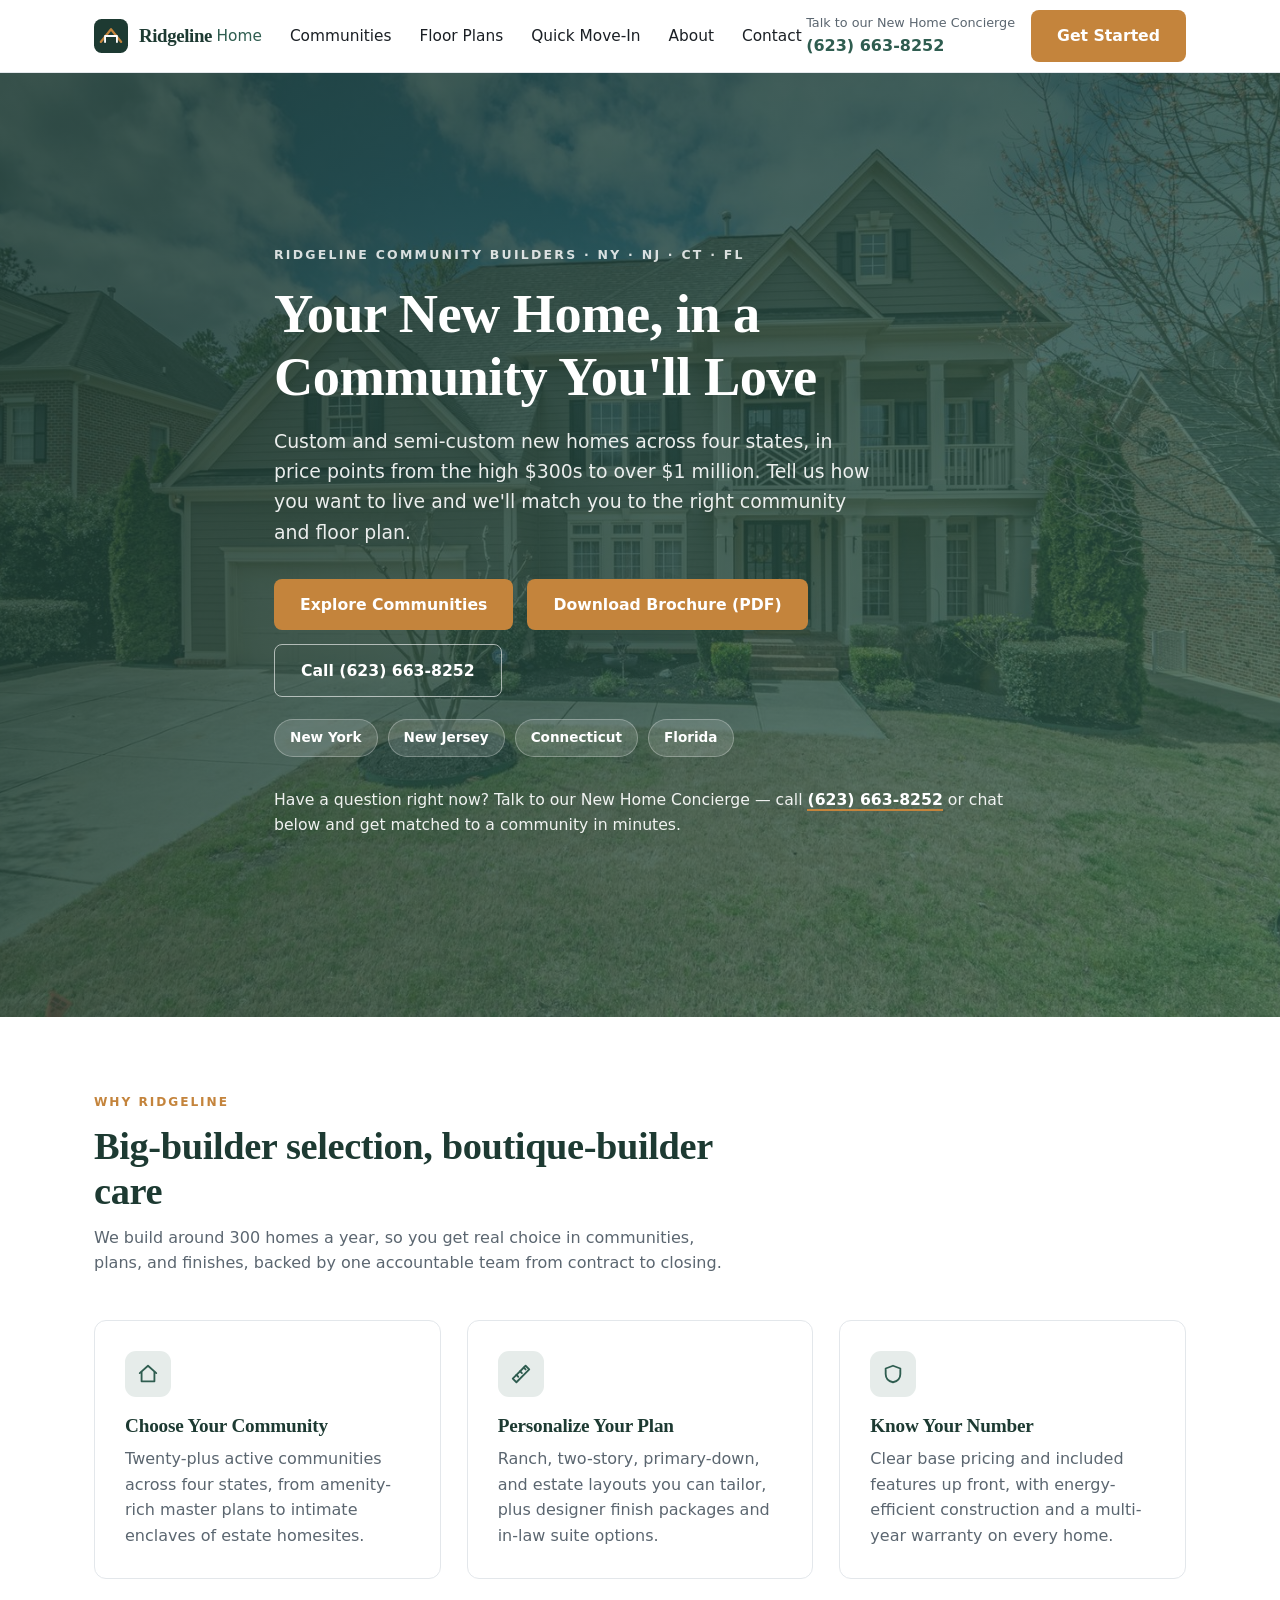
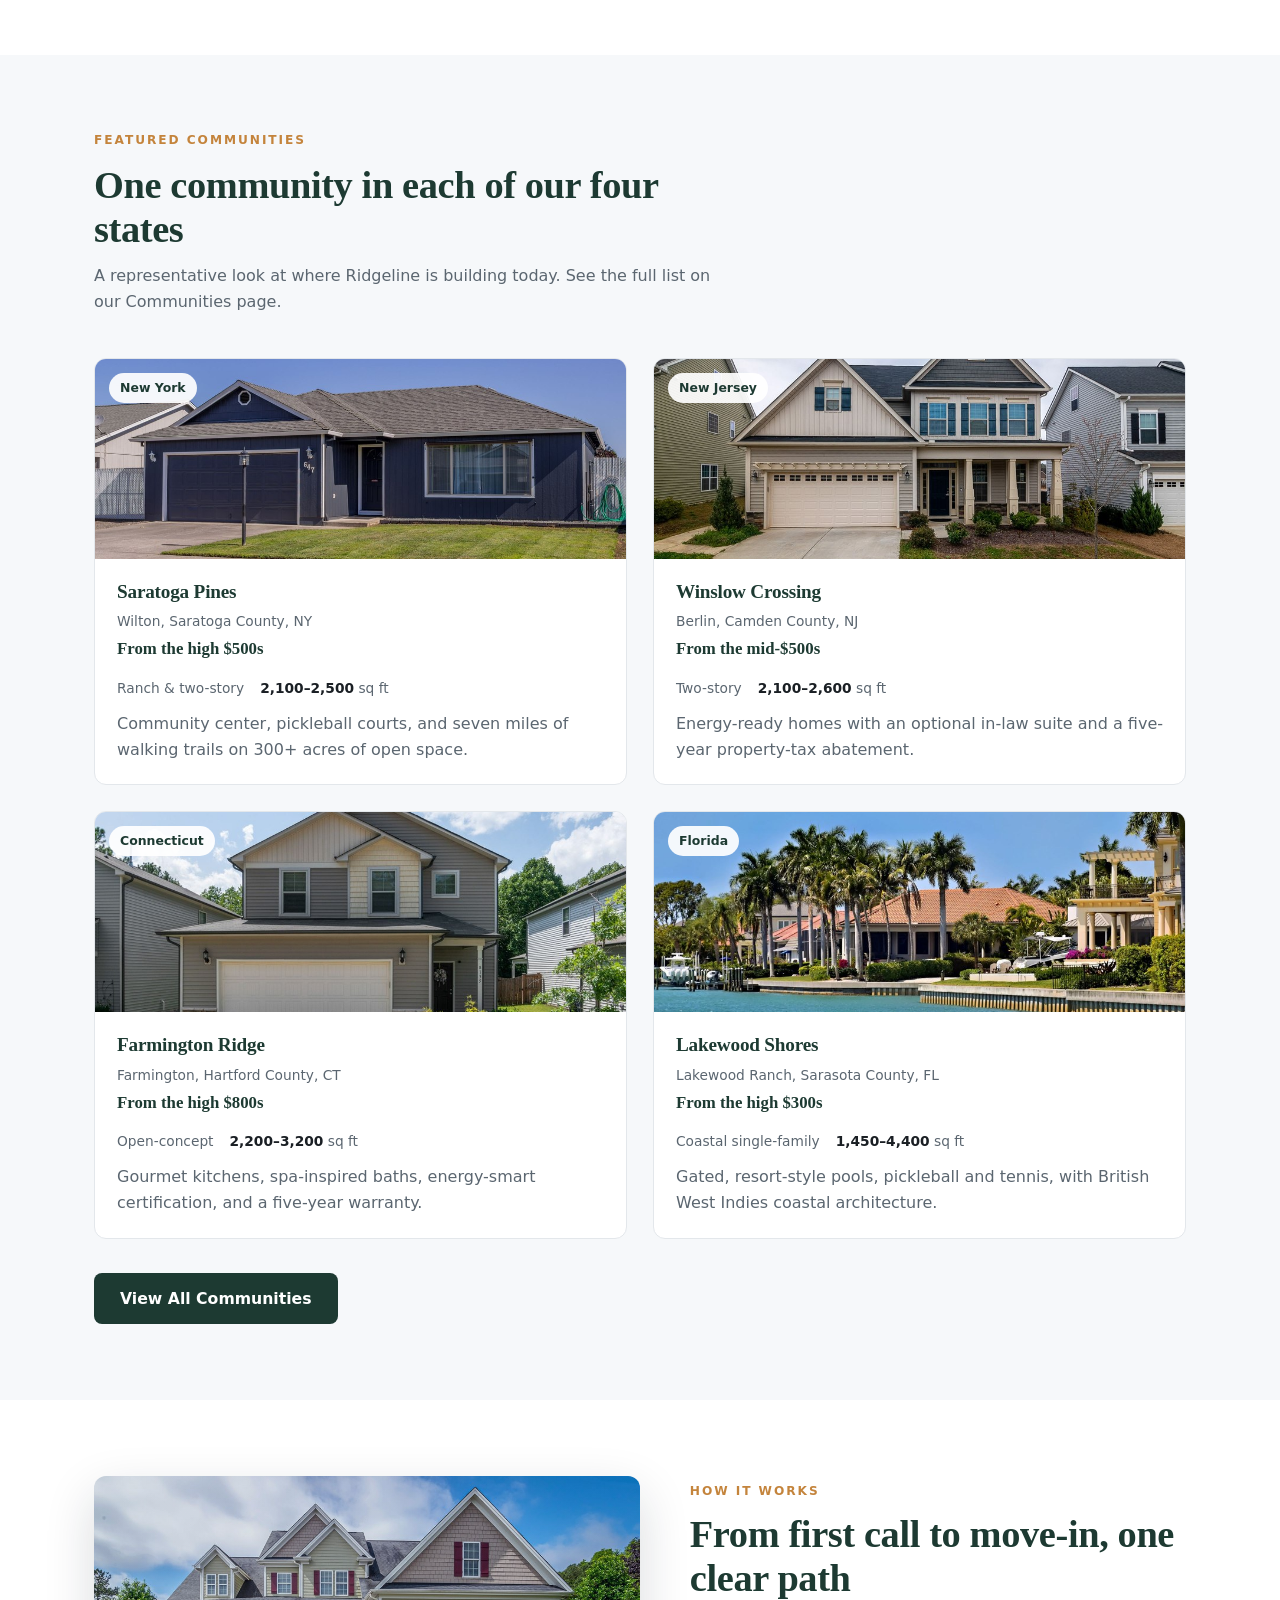
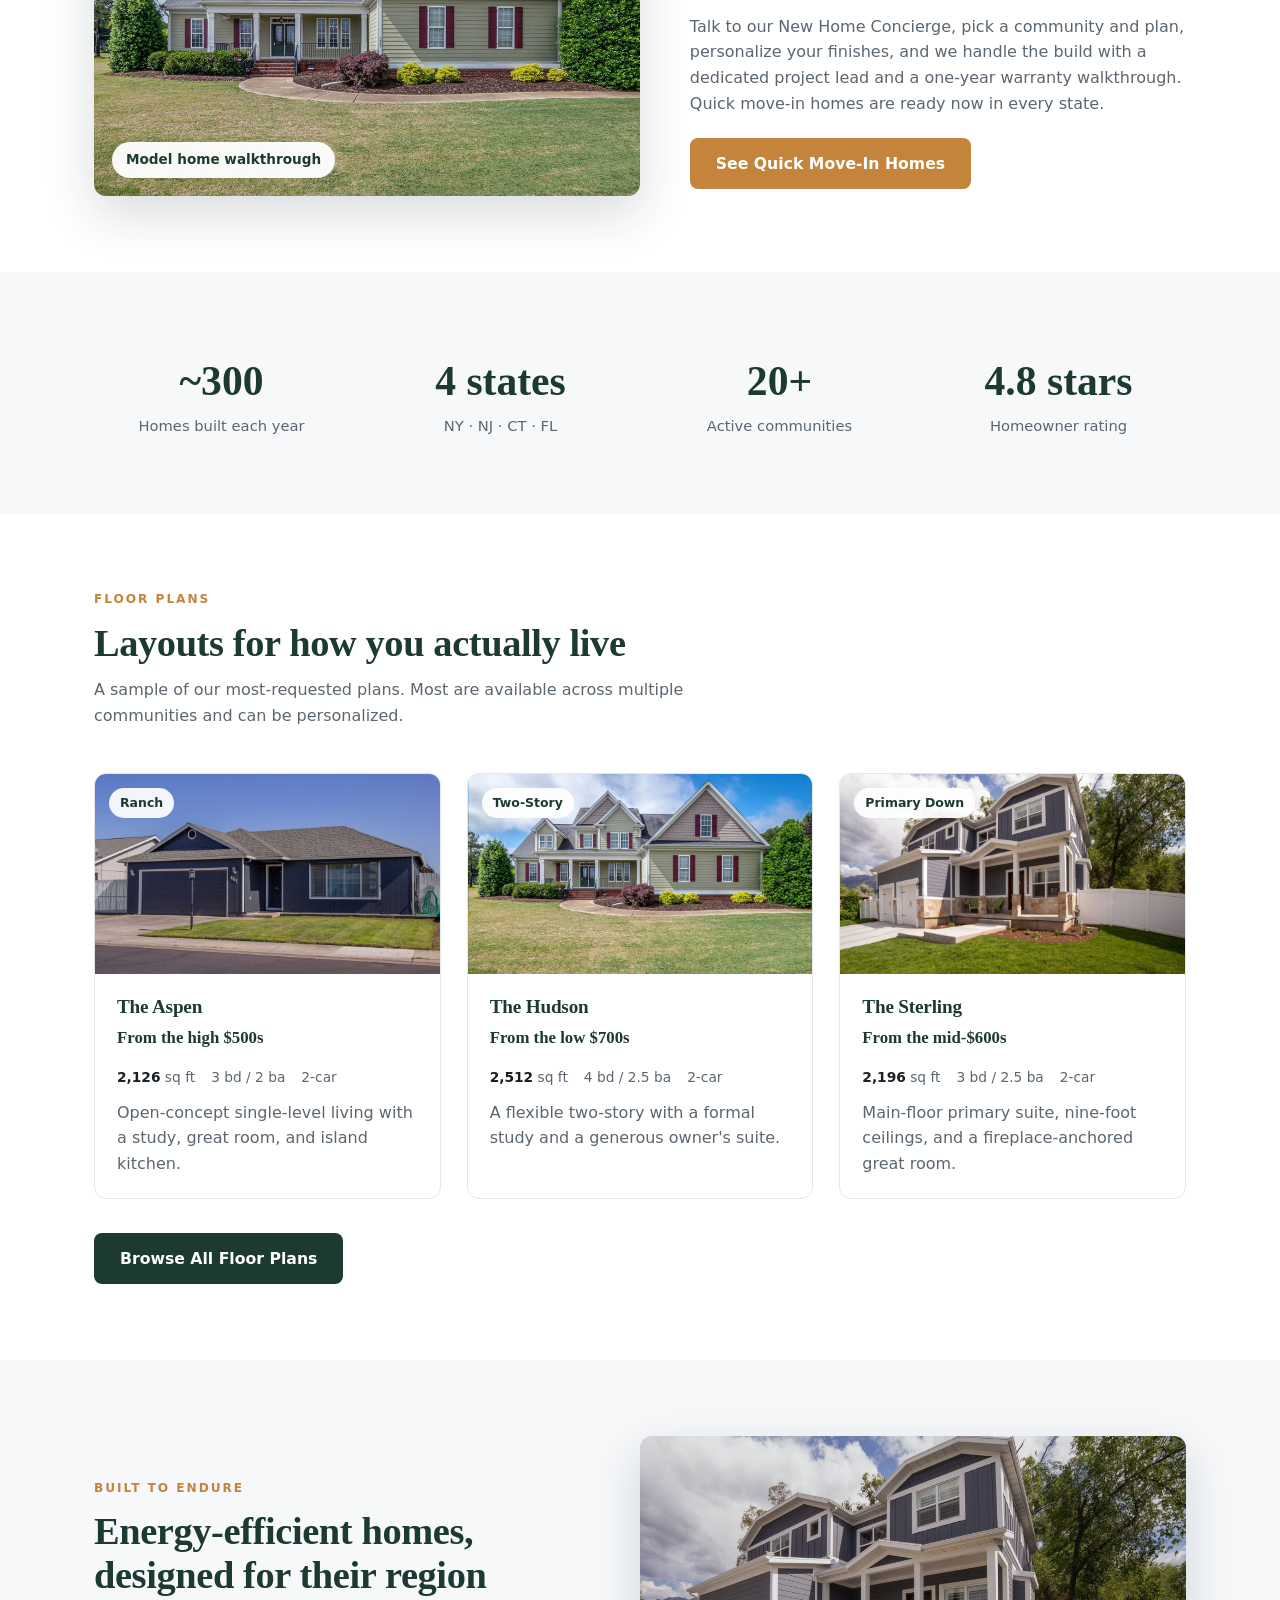
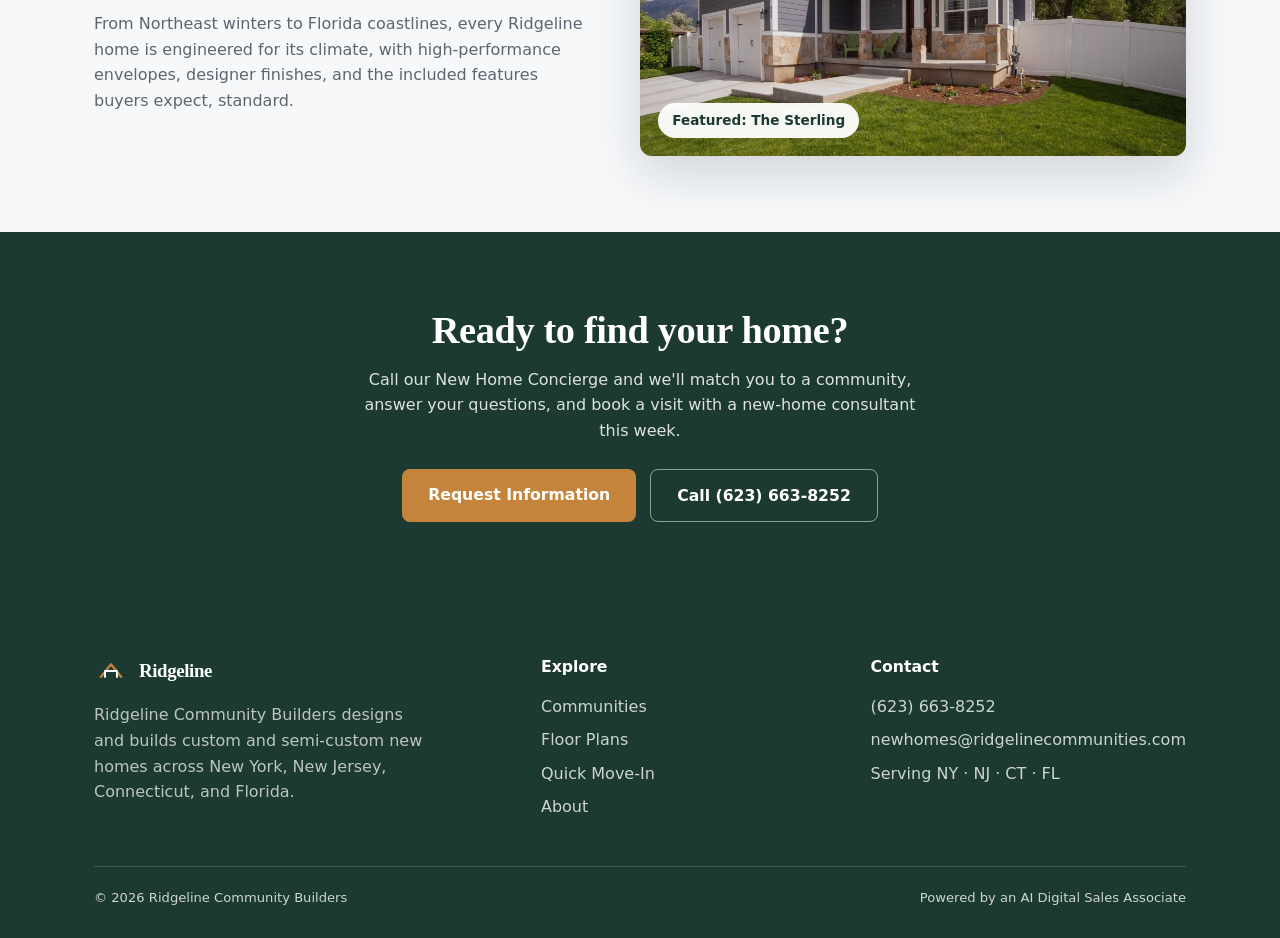
<file: index.html>
<!doctype html>
<html lang="en">
<head>
<meta charset="utf-8">
<meta name="viewport" content="width=device-width, initial-scale=1">
<meta name="robots" content="noindex,nofollow">
<title>Ridgeline Community Builders | New Homes in NY, NJ, CT &amp; FL</title>
<meta name="description" content="Ridgeline Community Builders designs and builds custom and semi-custom new homes across New York, New Jersey, Connecticut, and Florida. Find your community, floor plan, and price.">
<link rel="stylesheet" href="assets/style.css">
<link rel="icon" href="data:image/svg+xml,%3Csvg xmlns='http://www.w3.org/2000/svg' viewBox='0 0 40 40'%3E%3Crect width='40' height='40' rx='9' fill='%231d3a32'/%3E%3C/svg%3E">
</head>
<body>

<header class="site"><div class="wrap">
  <a class="logo" href="index.html"><svg class="mark" viewBox="0 0 40 40" fill="none" xmlns="http://www.w3.org/2000/svg"><rect width="40" height="40" rx="9" fill="#1d3a32"/><path d="M8 27L20 12l12 15" stroke="#c4843c" stroke-width="2.6" stroke-linecap="round" stroke-linejoin="round"/><path d="M13 27V20h14v7" stroke="#fff" stroke-width="2.2" stroke-linecap="round" stroke-linejoin="round"/></svg>Ridgeline</a>
  <nav class="main"><a href="index.html" style="color:var(--brand)">Home</a><a href="communities.html">Communities</a><a href="homes.html">Floor Plans</a><a href="quick-move-in.html">Quick Move-In</a><a href="about.html">About</a><a href="contact.html">Contact</a></nav>
  <div class="nav-cta">
    <div class="nav-phone"><span>Talk to our New Home Concierge</span><a href="tel:+16236638252">(623) 663-8252</a></div>
    <a class="btn" href="contact.html">Get Started</a>
  </div>
</div></header>

<!-- HERO -->
<section class="hero" style="background-image:linear-gradient(135deg,rgba(29,58,50,.86),rgba(47,93,80,.70)),url('assets/img/hero.jpg');background-size:cover;background-position:center"><div class="wrap">
  <p class="eyebrow">Ridgeline Community Builders &middot; NY &middot; NJ &middot; CT &middot; FL</p>
  <h1>Your New Home, in a Community You'll Love</h1>
  <p class="lead">Custom and semi-custom new homes across four states, in price points from the high $300s to over $1 million. Tell us how you want to live and we'll match you to the right community and floor plan.</p>
  <div class="actions">
    <a class="btn" href="communities.html">Explore Communities</a>
    <a class="btn" href="assets/brochures/Ridgeline-Brochure-Master.pdf" target="_blank" rel="noopener">Download Brochure (PDF)</a><a class="btn ghost" href="tel:+16236638252">Call (623) 663-8252</a>
  </div>
  <div class="states">
    <span class="state-pill">New York</span>
    <span class="state-pill">New Jersey</span>
    <span class="state-pill">Connecticut</span>
    <span class="state-pill">Florida</span>
  </div>
  <p class="callbar">Have a question right now? Talk to our New Home Concierge &mdash; call <a href="tel:+16236638252">(623) 663-8252</a> or chat below and get matched to a community in minutes.</p>
</div></section>

<!-- WHY RIDGELINE -->
<section><div class="wrap">
  <div class="section-head"><p class="eyebrow">Why Ridgeline</p><h2>Big-builder selection, boutique-builder care</h2><p style="margin-top:12px">We build around 300 homes a year, so you get real choice in communities, plans, and finishes, backed by one accountable team from contract to closing.</p></div>
  <div class="grid c3">
    <div class="card"><div class="ico"><svg width='22' height='22' viewBox='0 0 24 24' fill='none' stroke='#2f5d50' stroke-width='2' stroke-linecap='round' stroke-linejoin='round'><path d='M3 11l9-8 9 8'/><path d='M5 10v10h14V10'/></svg></div><h3>Choose Your Community</h3><p>Twenty-plus active communities across four states, from amenity-rich master plans to intimate enclaves of estate homesites.</p></div>
    <div class="card"><div class="ico"><svg width='22' height='22' viewBox='0 0 24 24' fill='none' stroke='#2f5d50' stroke-width='2' stroke-linecap='round' stroke-linejoin='round'><path d='M3 17L17 3l4 4L7 21z'/><path d='M7 13l2 2M11 9l2 2M15 5l2 2'/></svg></div><h3>Personalize Your Plan</h3><p>Ranch, two-story, primary-down, and estate layouts you can tailor, plus designer finish packages and in-law suite options.</p></div>
    <div class="card"><div class="ico"><svg width='22' height='22' viewBox='0 0 24 24' fill='none' stroke='#2f5d50' stroke-width='2' stroke-linecap='round' stroke-linejoin='round'><path d='M12 3l8 3v6c0 5-3.5 8-8 9-4.5-1-8-4-8-9V6z'/></svg></div><h3>Know Your Number</h3><p>Clear base pricing and included features up front, with energy-efficient construction and a multi-year warranty on every home.</p></div>
  </div>
</div></section>

<!-- FEATURED COMMUNITIES -->
<section class="alt"><div class="wrap">
  <div class="section-head"><p class="eyebrow">Featured Communities</p><h2>One community in each of our four states</h2><p style="margin-top:12px">A representative look at where Ridgeline is building today. See the full list on our Communities page.</p></div>
  <div class="grid c2">
    <div class="tile"><div class="ph" style="background-image:url('assets/img/aspen.jpg');background-size:cover;background-position:center"><span>New York</span></div><div class="body"><h3>Saratoga Pines</h3><div class="loc">Wilton, Saratoga County, NY</div><div class="price">From the high $500s</div><div class="meta"><span>Ranch &amp; two-story</span><span><b>2,100&ndash;2,500</b> sq ft</span></div><p style="margin-top:12px">Community center, pickleball courts, and seven miles of walking trails on 300+ acres of open space.</p></div></div>
    <div class="tile"><div class="ph" style="background-image:url('assets/img/winslow-crossing.jpg');background-size:cover;background-position:center"><span>New Jersey</span></div><div class="body"><h3>Winslow Crossing</h3><div class="loc">Berlin, Camden County, NJ</div><div class="price">From the mid-$500s</div><div class="meta"><span>Two-story</span><span><b>2,100&ndash;2,600</b> sq ft</span></div><p style="margin-top:12px">Energy-ready homes with an optional in-law suite and a five-year property-tax abatement.</p></div></div>
    <div class="tile"><div class="ph" style="background-image:url('assets/img/farmington-ridge.jpg');background-size:cover;background-position:center"><span>Connecticut</span></div><div class="body"><h3>Farmington Ridge</h3><div class="loc">Farmington, Hartford County, CT</div><div class="price">From the high $800s</div><div class="meta"><span>Open-concept</span><span><b>2,200&ndash;3,200</b> sq ft</span></div><p style="margin-top:12px">Gourmet kitchens, spa-inspired baths, energy-smart certification, and a five-year warranty.</p></div></div>
    <div class="tile"><div class="ph" style="background-image:url('assets/img/lakewood-shores.jpg');background-size:cover;background-position:center"><span>Florida</span></div><div class="body"><h3>Lakewood Shores</h3><div class="loc">Lakewood Ranch, Sarasota County, FL</div><div class="price">From the high $300s</div><div class="meta"><span>Coastal single-family</span><span><b>1,450&ndash;4,400</b> sq ft</span></div><p style="margin-top:12px">Gated, resort-style pools, pickleball and tennis, with British West Indies coastal architecture.</p></div></div>
  </div>
  <div class="actions" style="margin-top:34px"><a class="btn dark" href="communities.html">View All Communities</a></div>
</div></section>

<!-- PROCESS -->
<section><div class="wrap"><div class="media-row">
  <div class="media-box" style="background-image:linear-gradient(0deg,rgba(20,30,45,.12),rgba(20,30,45,.12)),url('assets/img/hudson.jpg');background-size:cover;background-position:center"><span class="tag">Model home walkthrough</span></div>
  <div>
    <p class="eyebrow" style="color:var(--accent);text-transform:uppercase;letter-spacing:.16em;font-size:.76rem;font-weight:700;margin-bottom:10px">How It Works</p>
    <h2>From first call to move-in, one clear path</h2>
    <p style="margin-top:14px">Talk to our New Home Concierge, pick a community and plan, personalize your finishes, and we handle the build with a dedicated project lead and a one-year warranty walkthrough. Quick move-in homes are ready now in every state.</p>
    <div class="actions" style="margin-top:22px"><a class="btn" href="quick-move-in.html">See Quick Move-In Homes</a></div>
  </div>
</div></div></section>

<!-- STATS -->
<section class="alt"><div class="wrap"><div class="stats">
  <div class="stat"><div class="n">~300</div><div class="l">Homes built each year</div></div>
  <div class="stat"><div class="n">4 states</div><div class="l">NY &middot; NJ &middot; CT &middot; FL</div></div>
  <div class="stat"><div class="n">20+</div><div class="l">Active communities</div></div>
  <div class="stat"><div class="n">4.8 stars</div><div class="l">Homeowner rating</div></div>
</div></div></section>

<!-- FLOOR PLANS -->
<section><div class="wrap">
  <div class="section-head"><p class="eyebrow">Floor Plans</p><h2>Layouts for how you actually live</h2><p style="margin-top:12px">A sample of our most-requested plans. Most are available across multiple communities and can be personalized.</p></div>
  <div class="grid c3">
    <div class="tile"><div class="ph" style="background-image:url('assets/img/aspen.jpg');background-size:cover;background-position:center"><span>Ranch</span></div><div class="body"><h3>The Aspen</h3><div class="price">From the high $500s</div><div class="meta"><span><b>2,126</b> sq ft</span><span>3 bd / 2 ba</span><span>2-car</span></div><p style="margin-top:12px">Open-concept single-level living with a study, great room, and island kitchen.</p></div></div>
    <div class="tile"><div class="ph" style="background-image:url('assets/img/hudson.jpg');background-size:cover;background-position:center"><span>Two-Story</span></div><div class="body"><h3>The Hudson</h3><div class="price">From the low $700s</div><div class="meta"><span><b>2,512</b> sq ft</span><span>4 bd / 2.5 ba</span><span>2-car</span></div><p style="margin-top:12px">A flexible two-story with a formal study and a generous owner's suite.</p></div></div>
    <div class="tile"><div class="ph" style="background-image:url('assets/img/sterling.jpg');background-size:cover;background-position:center"><span>Primary Down</span></div><div class="body"><h3>The Sterling</h3><div class="price">From the mid-$600s</div><div class="meta"><span><b>2,196</b> sq ft</span><span>3 bd / 2.5 ba</span><span>2-car</span></div><p style="margin-top:12px">Main-floor primary suite, nine-foot ceilings, and a fireplace-anchored great room.</p></div></div>
  </div>
  <div class="actions" style="margin-top:34px"><a class="btn dark" href="homes.html">Browse All Floor Plans</a></div>
</div></section>

<!-- CRAFTSMANSHIP -->
<section class="alt"><div class="wrap"><div class="media-row rev">
  <div>
    <p class="eyebrow" style="color:var(--accent);text-transform:uppercase;letter-spacing:.16em;font-size:.76rem;font-weight:700;margin-bottom:10px">Built to Endure</p>
    <h2>Energy-efficient homes, designed for their region</h2>
    <p style="margin-top:14px">From Northeast winters to Florida coastlines, every Ridgeline home is engineered for its climate, with high-performance envelopes, designer finishes, and the included features buyers expect, standard.</p>
  </div>
  <div class="media-box" style="background-image:linear-gradient(0deg,rgba(20,30,45,.12),rgba(20,30,45,.12)),url('assets/img/sterling.jpg');background-size:cover;background-position:center"><span class="tag">Featured: The Sterling</span></div>
</div></div></section>

<!-- CTA BAND -->
<section class="cta-band"><div class="wrap">
  <h2>Ready to find your home?</h2>
  <p>Call our New Home Concierge and we'll match you to a community, answer your questions, and book a visit with a new-home consultant this week.</p>
  <div class="actions" style="justify-content:center;display:flex;gap:14px;flex-wrap:wrap">
    <a class="btn" href="contact.html">Request Information</a>
    <a class="btn ghost" href="tel:+16236638252" style="border-color:rgba(255,255,255,.5)">Call (623) 663-8252</a>
  </div>
</div></section>

<footer class="site"><div class="wrap">
  <div class="cols">
    <div>
      <div class="logo"><svg class="mark" viewBox="0 0 40 40" fill="none" xmlns="http://www.w3.org/2000/svg"><rect width="40" height="40" rx="9" fill="#1d3a32"/><path d="M8 27L20 12l12 15" stroke="#c4843c" stroke-width="2.6" stroke-linecap="round" stroke-linejoin="round"/><path d="M13 27V20h14v7" stroke="#fff" stroke-width="2.2" stroke-linecap="round" stroke-linejoin="round"/></svg>Ridgeline</div>
      <p style="color:rgba(255,255,255,.7);max-width:340px">Ridgeline Community Builders designs and builds custom and semi-custom new homes across New York, New Jersey, Connecticut, and Florida.</p>
    </div>
    <div><h4>Explore</h4><a href="communities.html">Communities</a><a href="homes.html">Floor Plans</a><a href="quick-move-in.html">Quick Move-In</a><a href="about.html">About</a></div>
    <div><h4>Contact</h4>
      <a href="tel:+16236638252">(623) 663-8252</a>
      <a href="mailto:newhomes@ridgelinecommunities.com">newhomes@ridgelinecommunities.com</a>
      <a href="contact.html">Serving NY &middot; NJ &middot; CT &middot; FL</a>
    </div>
  </div>
  <div class="legal">
    <span>&copy; 2026 Ridgeline Community Builders</span>
    <span>Powered by an AI Digital Sales Associate</span>
  </div>
</div></footer>

<!-- ===== AVERY: GHL Chat Widget (ContractorOS location Pnvxm9rP62oWVOV2lQ0C, widget 6a3be5fe5ccb4c81af66426f) ===== -->
<script src="https://widgets.leadconnectorhq.com/loader.js" data-resources-url="https://widgets.leadconnectorhq.com/chat-widget/loader.js" data-widget-id="6a3be5fe5ccb4c81af66426f"></script>


</body></html>
</file>
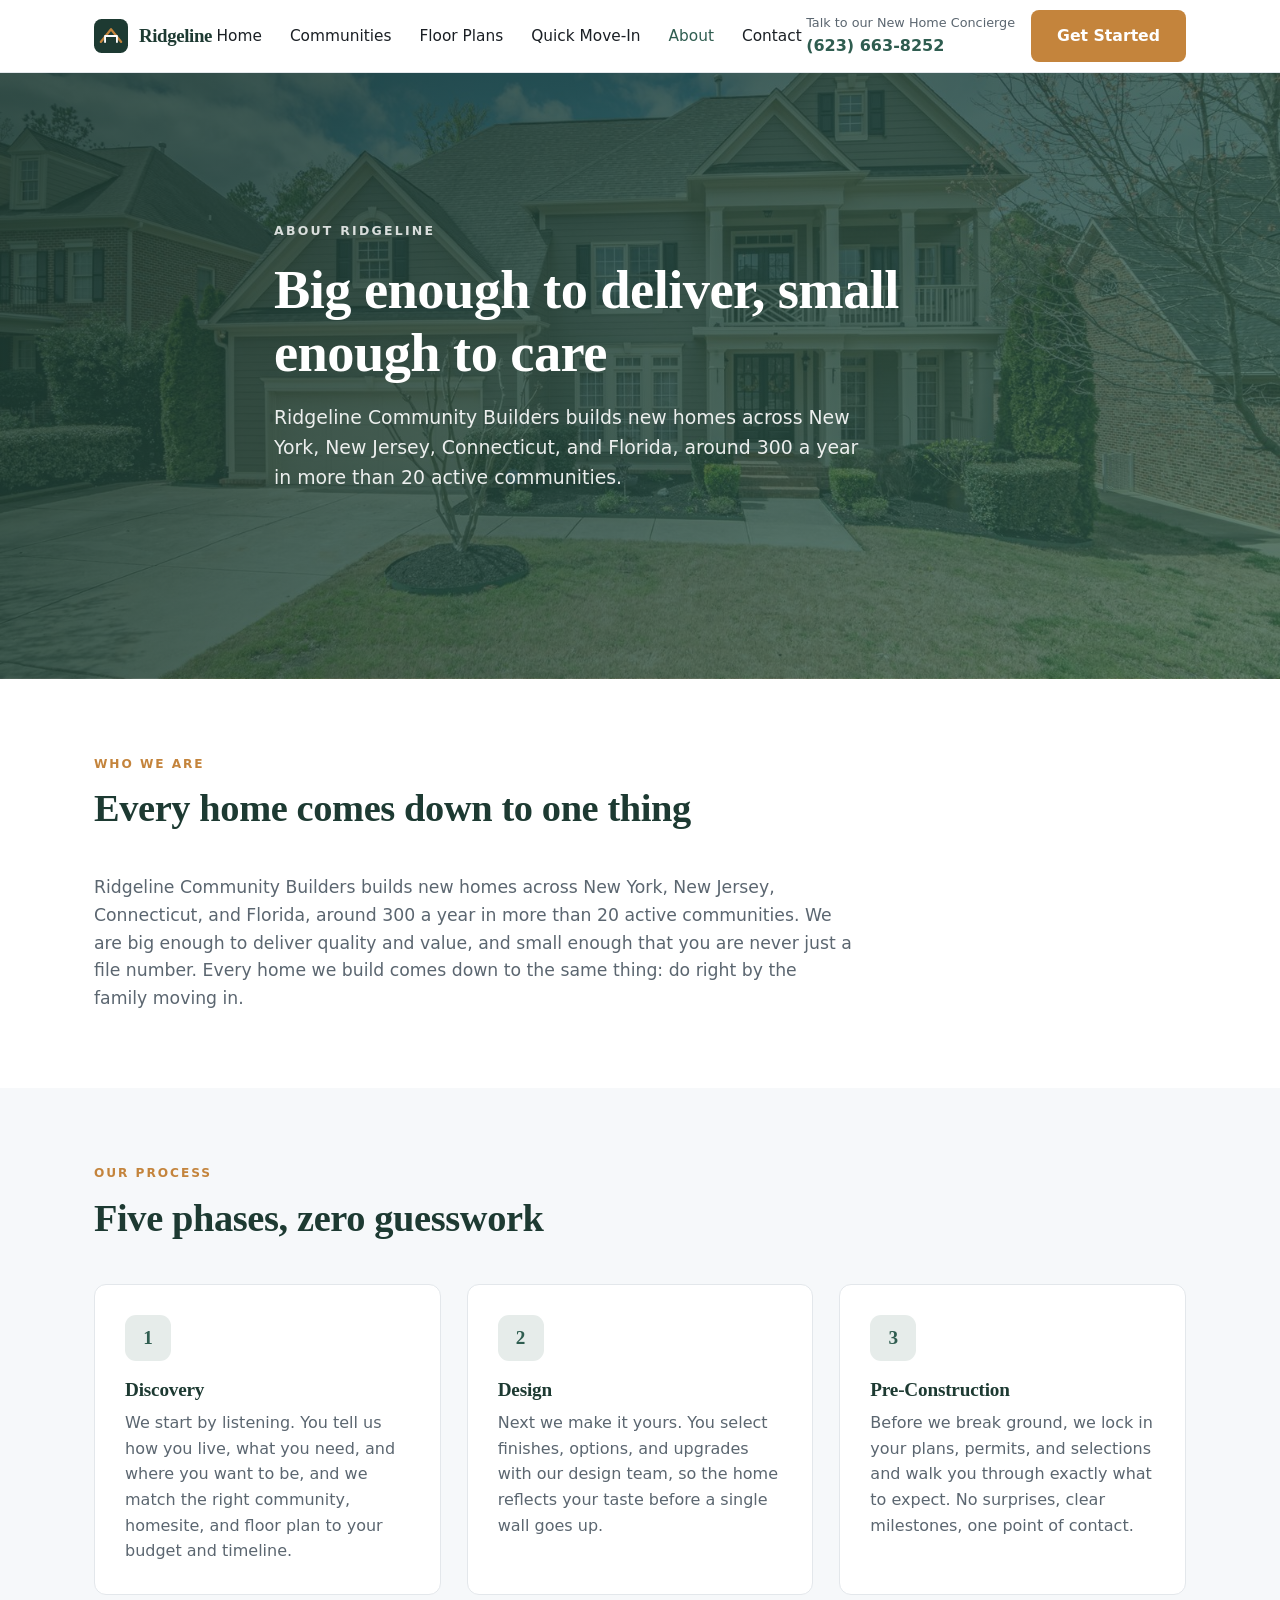
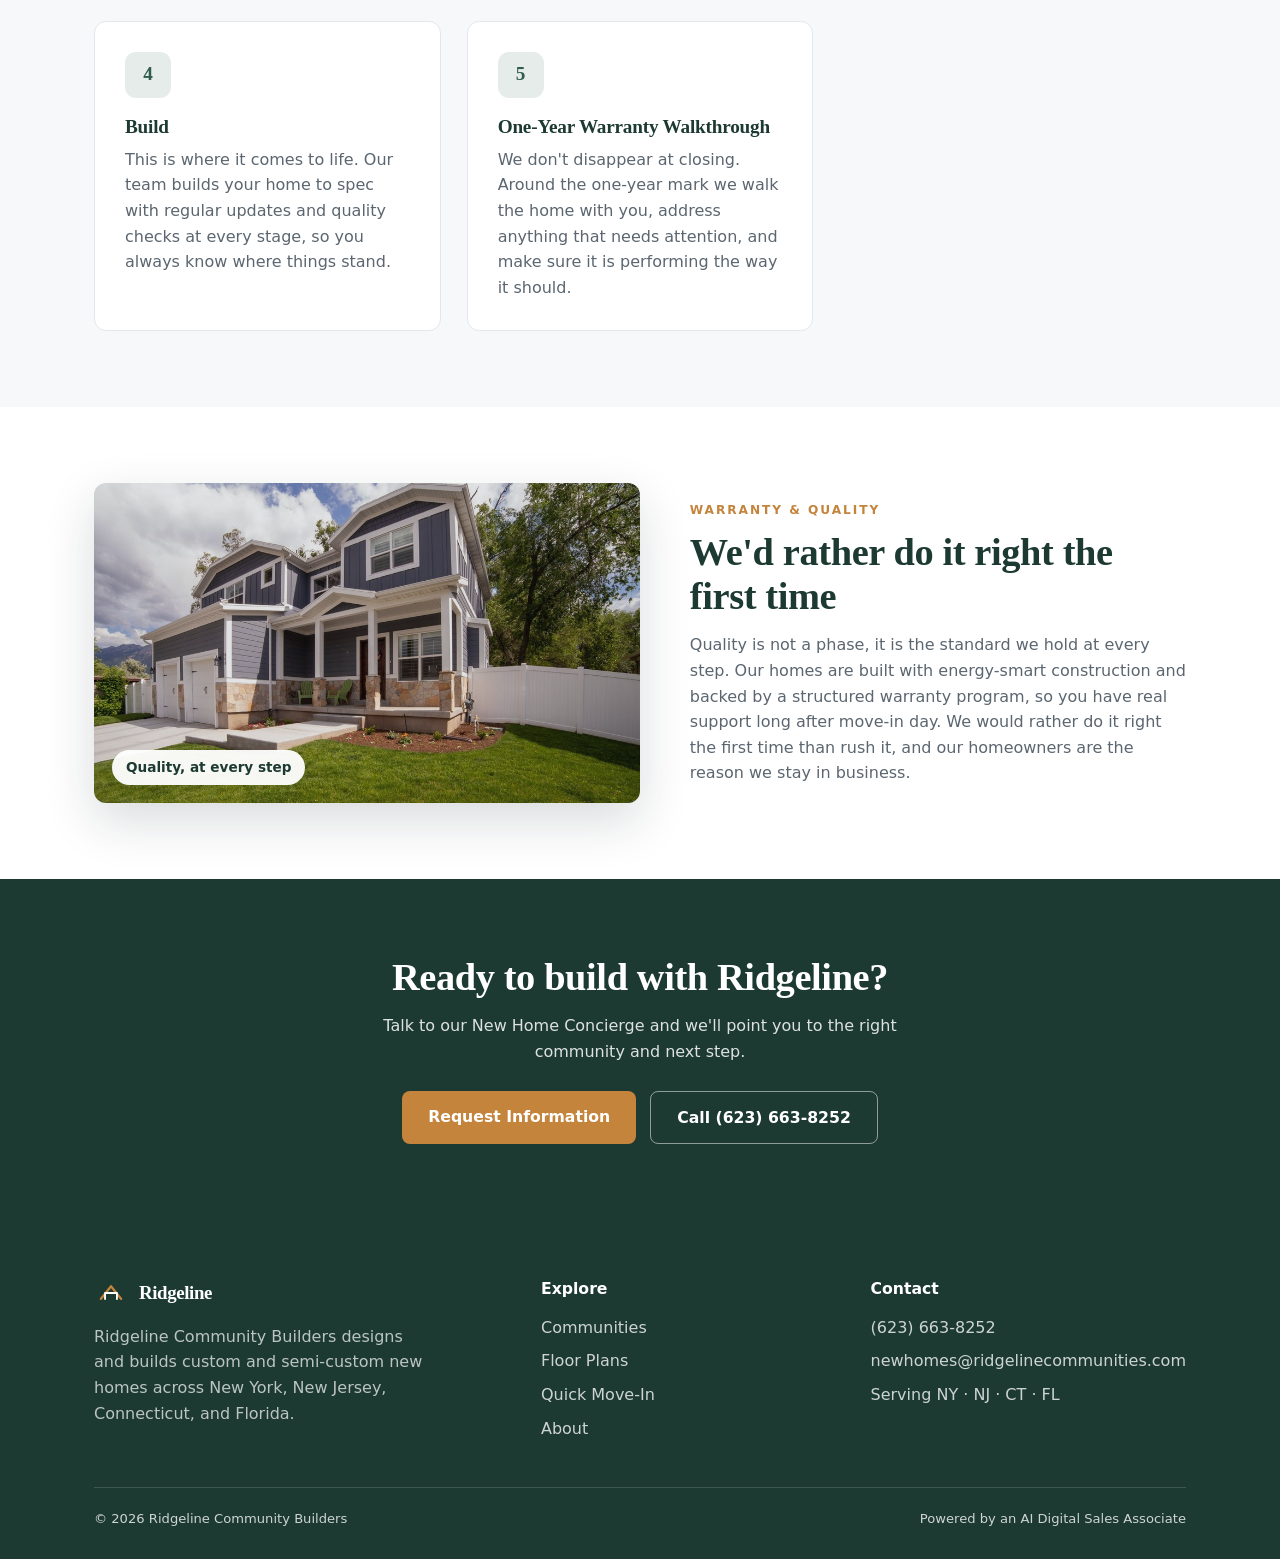
<file: about.html>
<!doctype html>
<html lang="en">
<head>
<meta charset="utf-8">
<meta name="viewport" content="width=device-width, initial-scale=1">
<meta name="robots" content="noindex,nofollow">
<title>About | Ridgeline Community Builders</title>
<meta name="description" content="Ridgeline Community Builders: custom and semi-custom new homes across NY, NJ, CT, and FL, with a clear five-phase build process.">
<link rel="stylesheet" href="assets/style.css">
<link rel="icon" href="data:image/svg+xml,%3Csvg xmlns='http://www.w3.org/2000/svg' viewBox='0 0 40 40'%3E%3Crect width='40' height='40' rx='9' fill='%231d3a32'/%3E%3C/svg%3E">
</head>
<body>
<header class="site"><div class="wrap">
  <a class="logo" href="index.html"><svg class="mark" viewBox="0 0 40 40" fill="none" xmlns="http://www.w3.org/2000/svg"><rect width="40" height="40" rx="9" fill="#1d3a32"/><path d="M8 27L20 12l12 15" stroke="#c4843c" stroke-width="2.6" stroke-linecap="round" stroke-linejoin="round"/><path d="M13 27V20h14v7" stroke="#fff" stroke-width="2.2" stroke-linecap="round" stroke-linejoin="round"/></svg>Ridgeline</a>
  <nav class="main"><a href="index.html">Home</a><a href="communities.html">Communities</a><a href="homes.html">Floor Plans</a><a href="quick-move-in.html">Quick Move-In</a><a href="about.html" style="color:var(--brand)">About</a><a href="contact.html">Contact</a></nav>
  <div class="nav-cta">
    <div class="nav-phone"><span>Talk to our New Home Concierge</span><a href="tel:+16236638252">(623) 663-8252</a></div>
    <a class="btn" href="contact.html">Get Started</a>
  </div>
</div></header>

<section class="hero" style="background-image:linear-gradient(135deg,rgba(29,58,50,.86),rgba(47,93,80,.70)),url('assets/img/hero.jpg');background-size:cover;background-position:center"><div class="wrap" style="padding:72px 24px 78px">
  <p class="eyebrow">About Ridgeline</p><h1>Big enough to deliver, small enough to care</h1>
  <p class="lead">Ridgeline Community Builders builds new homes across New York, New Jersey, Connecticut, and Florida, around 300 a year in more than 20 active communities.</p>
</div></section>
<section><div class="wrap"><div class="section-head" style="max-width:760px"><p class="eyebrow">Who We Are</p><h2>Every home comes down to one thing</h2></div>
  <p style="max-width:760px;font-size:1.08rem">Ridgeline Community Builders builds new homes across New York, New Jersey, Connecticut, and Florida, around 300 a year in more than 20 active communities. We are big enough to deliver quality and value, and small enough that you are never just a file number. Every home we build comes down to the same thing: do right by the family moving in.</p>
</div></section>
<section class="alt"><div class="wrap"><div class="section-head"><p class="eyebrow">Our Process</p><h2>Five phases, zero guesswork</h2></div>
  <div class="grid c3"><div class="card"><div class="ico" style="font-family:Georgia,serif;font-weight:700;color:var(--brand);font-size:1.2rem">1</div><h3>Discovery</h3><p>We start by listening. You tell us how you live, what you need, and where you want to be, and we match the right community, homesite, and floor plan to your budget and timeline.</p></div><div class="card"><div class="ico" style="font-family:Georgia,serif;font-weight:700;color:var(--brand);font-size:1.2rem">2</div><h3>Design</h3><p>Next we make it yours. You select finishes, options, and upgrades with our design team, so the home reflects your taste before a single wall goes up.</p></div><div class="card"><div class="ico" style="font-family:Georgia,serif;font-weight:700;color:var(--brand);font-size:1.2rem">3</div><h3>Pre-Construction</h3><p>Before we break ground, we lock in your plans, permits, and selections and walk you through exactly what to expect. No surprises, clear milestones, one point of contact.</p></div><div class="card"><div class="ico" style="font-family:Georgia,serif;font-weight:700;color:var(--brand);font-size:1.2rem">4</div><h3>Build</h3><p>This is where it comes to life. Our team builds your home to spec with regular updates and quality checks at every stage, so you always know where things stand.</p></div><div class="card"><div class="ico" style="font-family:Georgia,serif;font-weight:700;color:var(--brand);font-size:1.2rem">5</div><h3>One-Year Warranty Walkthrough</h3><p>We don&#39;t disappear at closing. Around the one-year mark we walk the home with you, address anything that needs attention, and make sure it is performing the way it should.</p></div></div></div></section>
<section><div class="wrap"><div class="media-row">
  <div class="media-box" style="background-image:linear-gradient(0deg,rgba(20,30,45,.12),rgba(20,30,45,.12)),url('assets/img/sterling.jpg');background-size:cover;background-position:center"><span class="tag">Quality, at every step</span></div>
  <div><p class="eyebrow" style="color:var(--accent);text-transform:uppercase;letter-spacing:.16em;font-size:.76rem;font-weight:700;margin-bottom:10px">Warranty &amp; Quality</p>
  <h2>We&#39;d rather do it right the first time</h2>
  <p style="margin-top:14px">Quality is not a phase, it is the standard we hold at every step. Our homes are built with energy-smart construction and backed by a structured warranty program, so you have real support long after move-in day. We would rather do it right the first time than rush it, and our homeowners are the reason we stay in business.</p></div>
</div></div></section>
<section class="cta-band"><div class="wrap"><h2>Ready to build with Ridgeline?</h2><p>Talk to our New Home Concierge and we&#39;ll point you to the right community and next step.</p>
  <div class="actions" style="justify-content:center;display:flex;gap:14px;flex-wrap:wrap"><a class="btn" href="contact.html">Request Information</a><a class="btn ghost" href="tel:+16236638252" style="border-color:rgba(255,255,255,.5)">Call (623) 663-8252</a></div></div></section>
<footer class="site"><div class="wrap">
  <div class="cols">
    <div>
      <div class="logo"><svg class="mark" viewBox="0 0 40 40" fill="none" xmlns="http://www.w3.org/2000/svg"><rect width="40" height="40" rx="9" fill="#1d3a32"/><path d="M8 27L20 12l12 15" stroke="#c4843c" stroke-width="2.6" stroke-linecap="round" stroke-linejoin="round"/><path d="M13 27V20h14v7" stroke="#fff" stroke-width="2.2" stroke-linecap="round" stroke-linejoin="round"/></svg>Ridgeline</div>
      <p style="color:rgba(255,255,255,.7);max-width:340px">Ridgeline Community Builders designs and builds custom and semi-custom new homes across New York, New Jersey, Connecticut, and Florida.</p>
    </div>
    <div><h4>Explore</h4><a href="communities.html">Communities</a><a href="homes.html">Floor Plans</a><a href="quick-move-in.html">Quick Move-In</a><a href="about.html">About</a></div>
    <div><h4>Contact</h4>
      <a href="tel:+16236638252">(623) 663-8252</a>
      <a href="mailto:newhomes@ridgelinecommunities.com">newhomes@ridgelinecommunities.com</a>
      <a href="contact.html">Serving NY &middot; NJ &middot; CT &middot; FL</a>
    </div>
  </div>
  <div class="legal">
    <span>&copy; 2026 Ridgeline Community Builders</span>
    <span>Powered by an AI Digital Sales Associate</span>
  </div>
</div></footer>

<!-- ===== AVERY: GHL Chat Widget (ContractorOS location Pnvxm9rP62oWVOV2lQ0C, widget 6a3be5fe5ccb4c81af66426f) ===== -->
<script src="https://widgets.leadconnectorhq.com/loader.js" data-resources-url="https://widgets.leadconnectorhq.com/chat-widget/loader.js" data-widget-id="6a3be5fe5ccb4c81af66426f"></script>


</body></html>
</file>
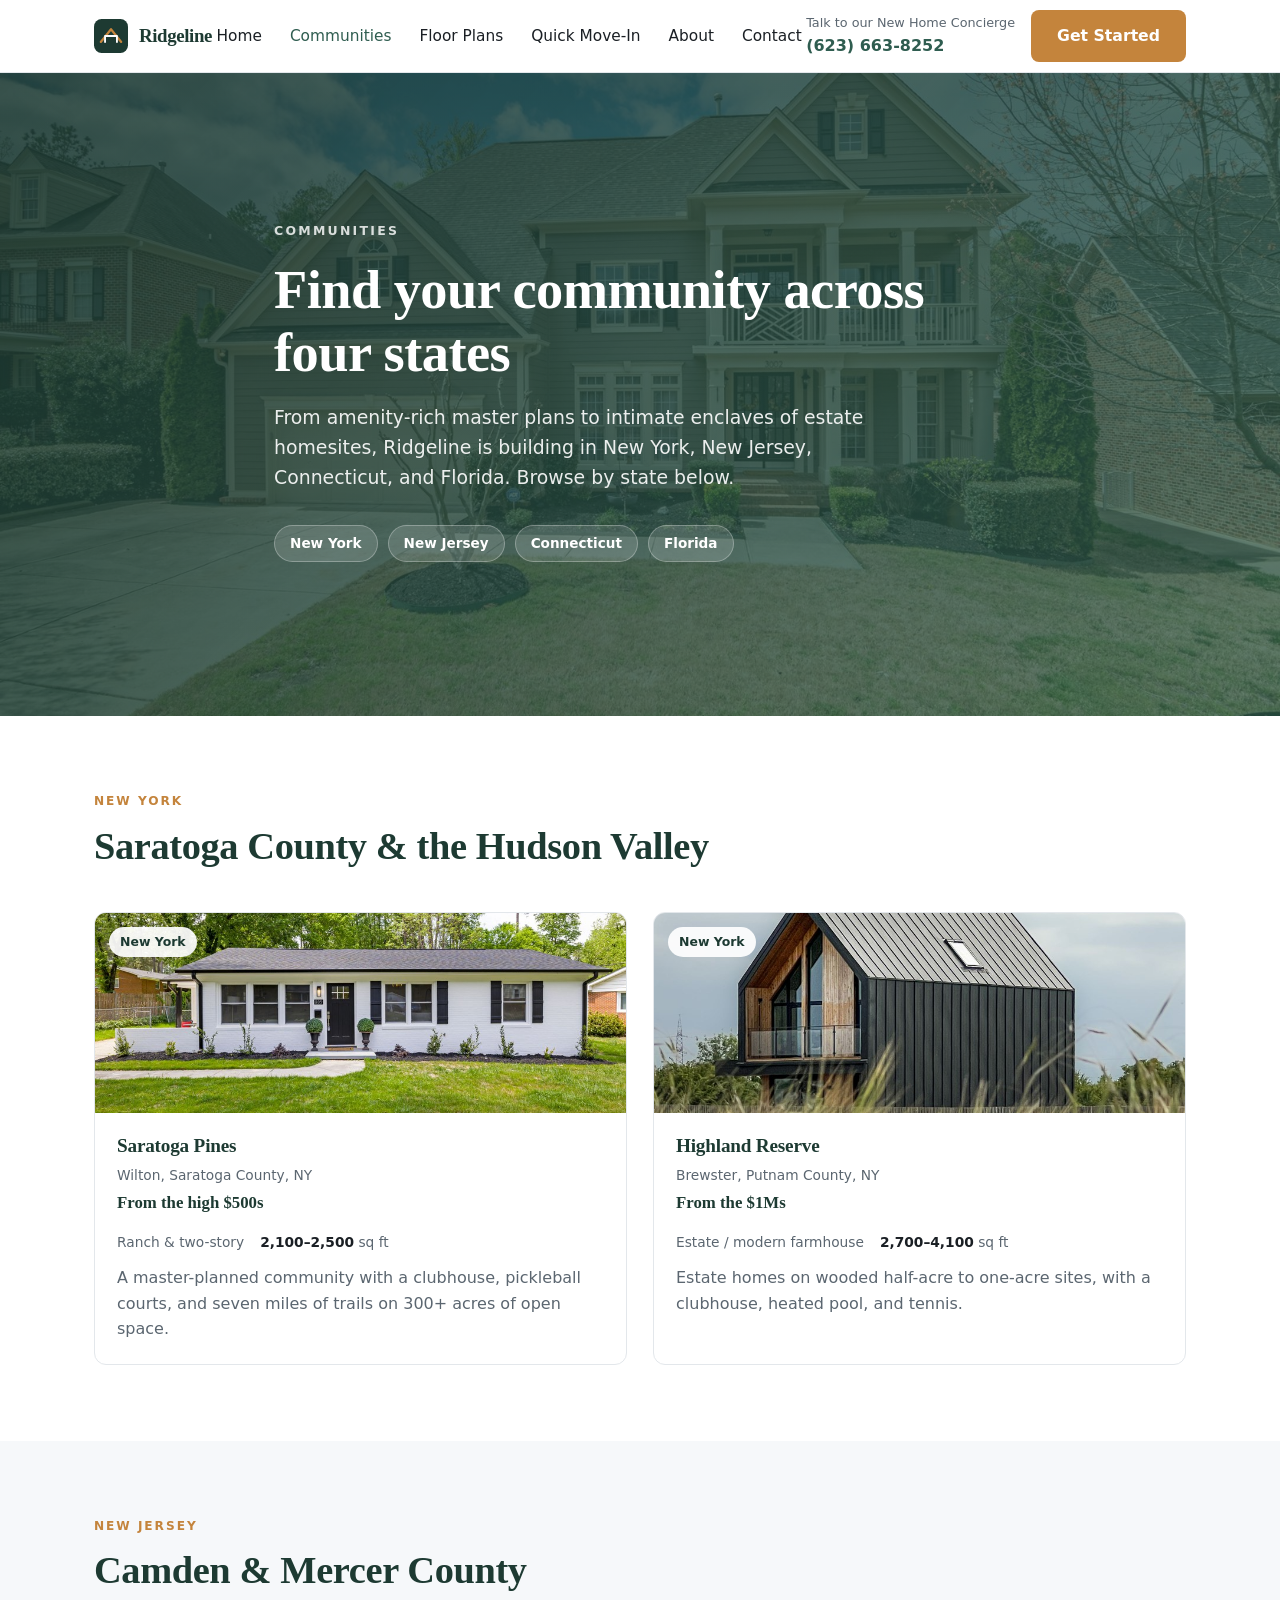
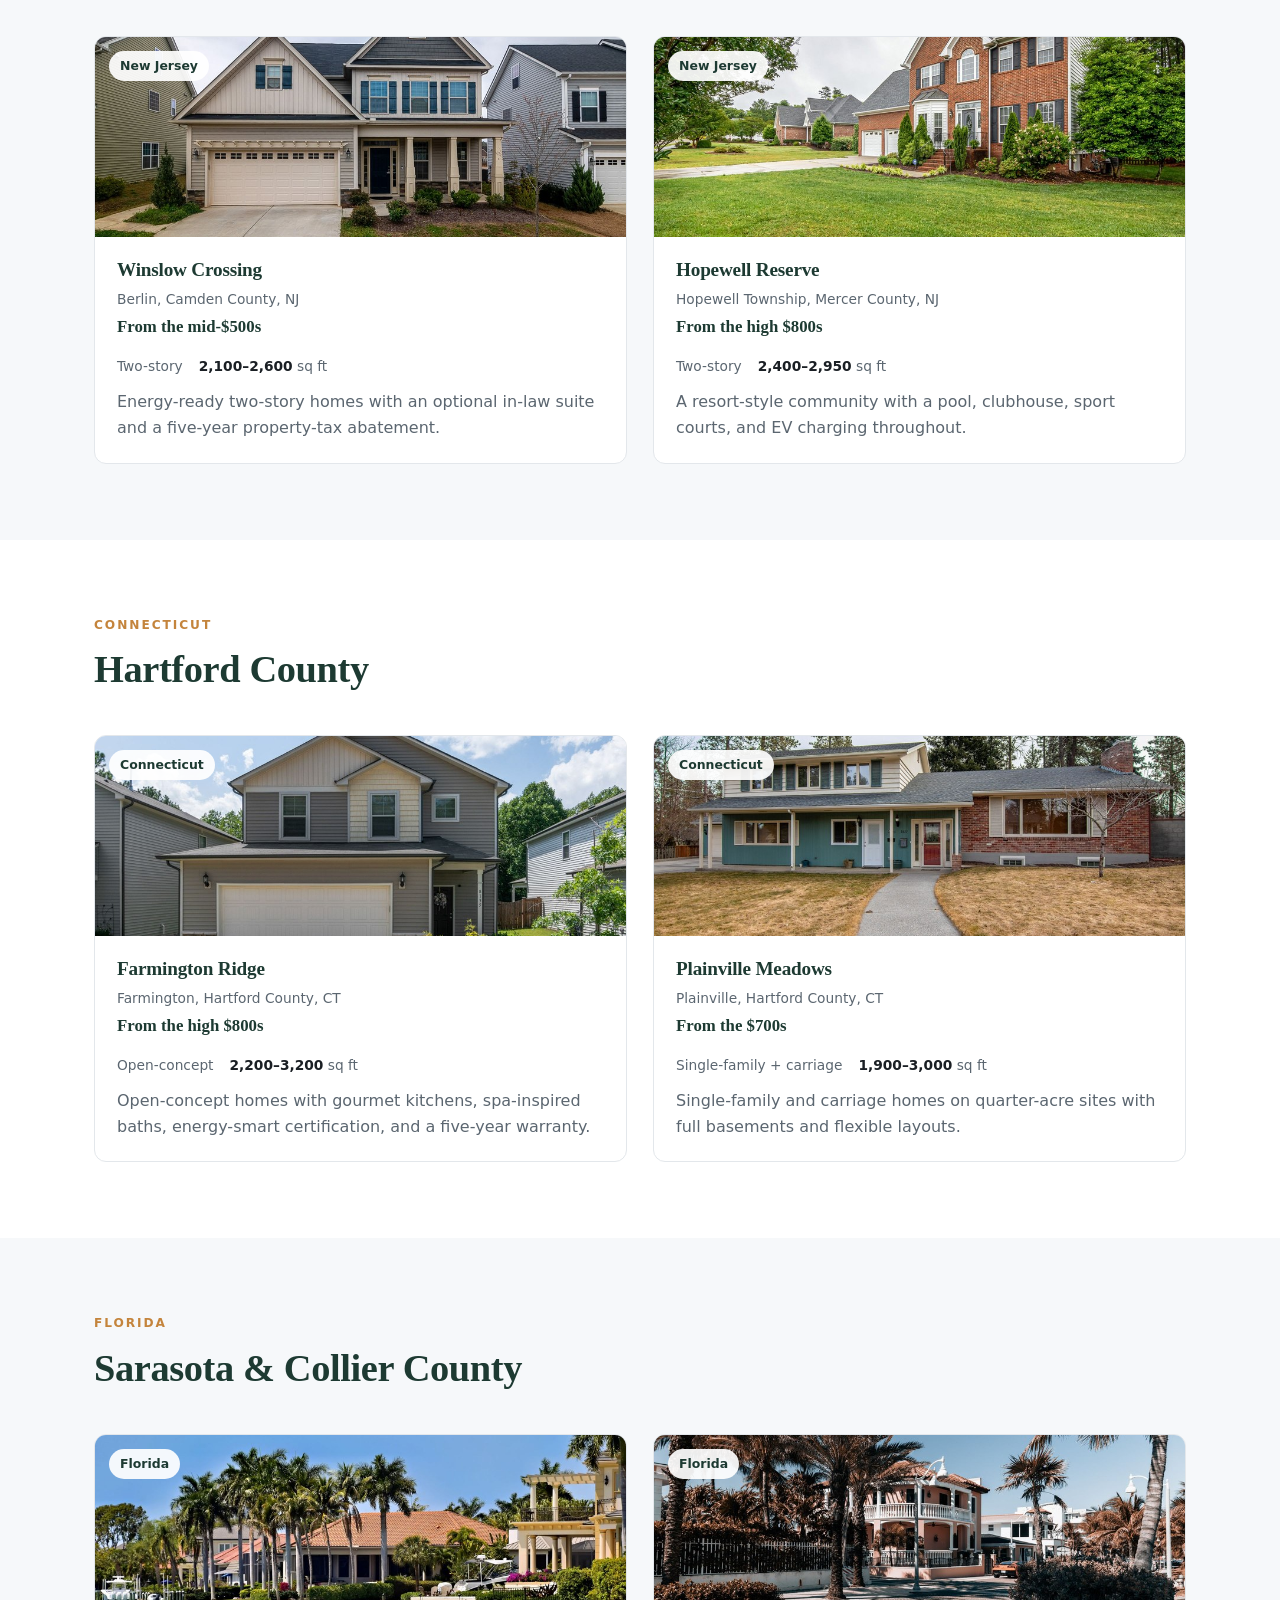
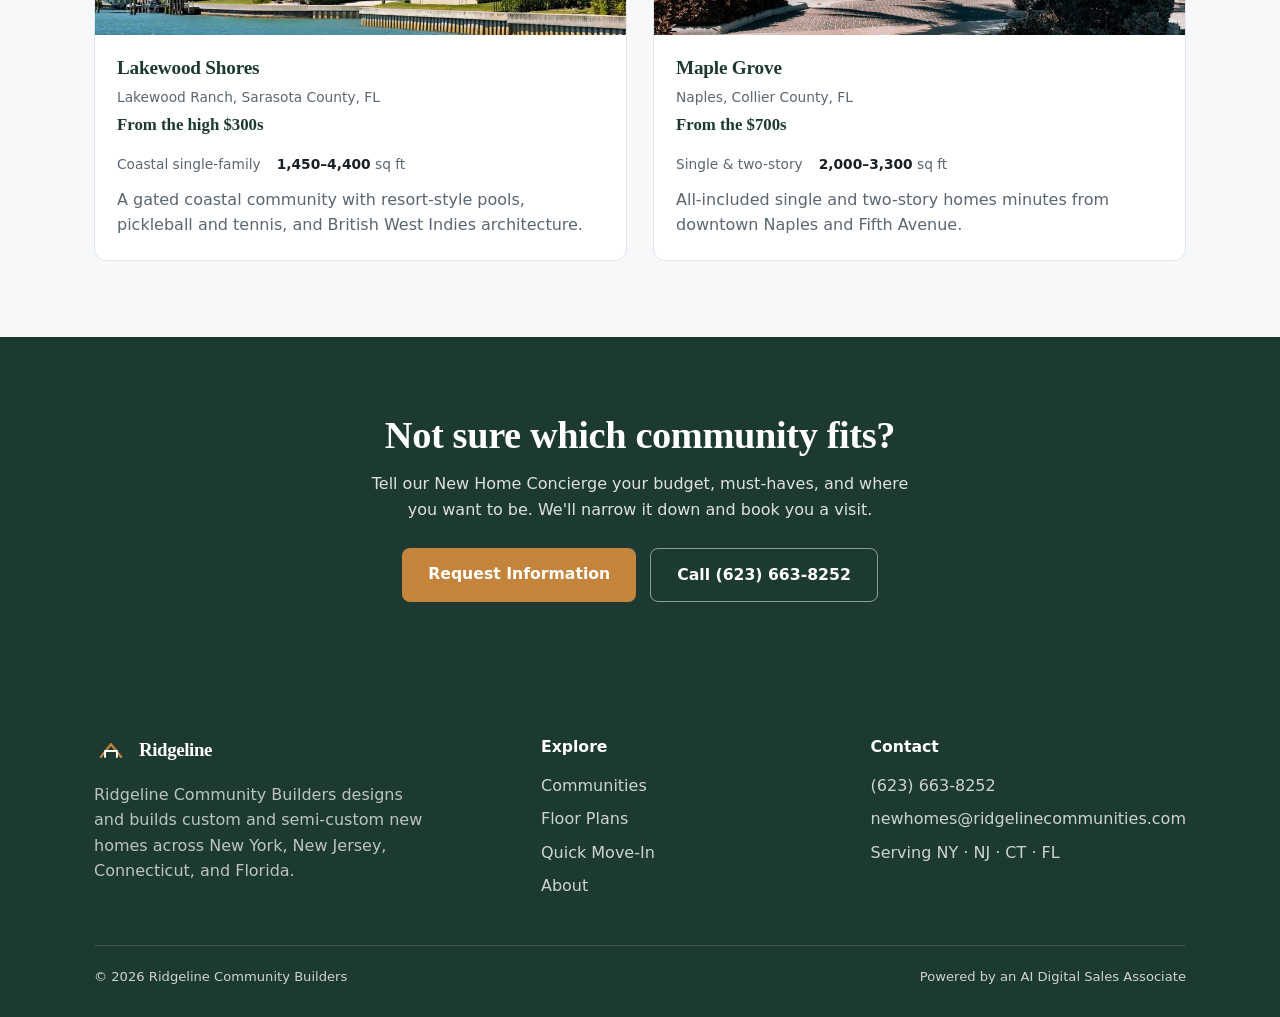
<file: communities.html>
<!doctype html>
<html lang="en">
<head>
<meta charset="utf-8">
<meta name="viewport" content="width=device-width, initial-scale=1">
<meta name="robots" content="noindex,nofollow">
<title>Communities | Ridgeline Community Builders</title>
<meta name="description" content="Explore Ridgeline Community Builders new-home communities across New York, New Jersey, Connecticut, and Florida.">
<link rel="stylesheet" href="assets/style.css">
<link rel="icon" href="data:image/svg+xml,%3Csvg xmlns='http://www.w3.org/2000/svg' viewBox='0 0 40 40'%3E%3Crect width='40' height='40' rx='9' fill='%231d3a32'/%3E%3C/svg%3E">
</head>
<body>

<header class="site"><div class="wrap">
  <a class="logo" href="index.html"><svg class="mark" viewBox="0 0 40 40" fill="none" xmlns="http://www.w3.org/2000/svg"><rect width="40" height="40" rx="9" fill="#1d3a32"/><path d="M8 27L20 12l12 15" stroke="#c4843c" stroke-width="2.6" stroke-linecap="round" stroke-linejoin="round"/><path d="M13 27V20h14v7" stroke="#fff" stroke-width="2.2" stroke-linecap="round" stroke-linejoin="round"/></svg>Ridgeline</a>
  <nav class="main"><a href="index.html">Home</a><a href="communities.html" style="color:var(--brand)">Communities</a><a href="homes.html">Floor Plans</a><a href="quick-move-in.html">Quick Move-In</a><a href="about.html">About</a><a href="contact.html">Contact</a></nav>
  <div class="nav-cta">
    <div class="nav-phone"><span>Talk to our New Home Concierge</span><a href="tel:+16236638252">(623) 663-8252</a></div>
    <a class="btn" href="contact.html">Get Started</a>
  </div>
</div></header>

<!-- PAGE HERO -->
<section class="hero" style="background-image:linear-gradient(135deg,rgba(29,58,50,.86),rgba(47,93,80,.70)),url('assets/img/hero.jpg');background-size:cover;background-position:center"><div class="wrap" style="padding:72px 24px 78px">
  <p class="eyebrow">Communities</p>
  <h1>Find your community across four states</h1>
  <p class="lead">From amenity-rich master plans to intimate enclaves of estate homesites, Ridgeline is building in New York, New Jersey, Connecticut, and Florida. Browse by state below.</p>
  <div class="states">
    <a class="state-pill" href="#ny">New York</a>
    <a class="state-pill" href="#nj">New Jersey</a>
    <a class="state-pill" href="#ct">Connecticut</a>
    <a class="state-pill" href="#fl">Florida</a>
  </div>
</div></section>

<!-- NEW YORK -->
<section id="ny"><div class="wrap">
  <div class="section-head"><p class="eyebrow">New York</p><h2>Saratoga County &amp; the Hudson Valley</h2></div>
  <div class="grid c2">
    <a class="tile" href="community-saratoga-pines.html" style="color:inherit"><div class="ph" style="background-image:url('assets/img/saratoga-pines.jpg');background-size:cover;background-position:center"><span>New York</span></div><div class="body"><h3>Saratoga Pines</h3><div class="loc">Wilton, Saratoga County, NY</div><div class="price">From the high $500s</div><div class="meta"><span>Ranch &amp; two-story</span><span><b>2,100&ndash;2,500</b> sq ft</span></div><p style="margin-top:12px">A master-planned community with a clubhouse, pickleball courts, and seven miles of trails on 300+ acres of open space.</p></div></a>
    <a class="tile" href="community-highland-reserve.html" style="color:inherit"><div class="ph" style="background-image:url('assets/img/highland-reserve.jpg');background-size:cover;background-position:center"><span>New York</span></div><div class="body"><h3>Highland Reserve</h3><div class="loc">Brewster, Putnam County, NY</div><div class="price">From the $1Ms</div><div class="meta"><span>Estate / modern farmhouse</span><span><b>2,700&ndash;4,100</b> sq ft</span></div><p style="margin-top:12px">Estate homes on wooded half-acre to one-acre sites, with a clubhouse, heated pool, and tennis.</p></div></a>
  </div>
</div></section>

<!-- NEW JERSEY -->
<section id="nj" class="alt"><div class="wrap">
  <div class="section-head"><p class="eyebrow">New Jersey</p><h2>Camden &amp; Mercer County</h2></div>
  <div class="grid c2">
    <a class="tile" href="community-winslow-crossing.html" style="color:inherit"><div class="ph" style="background-image:url('assets/img/winslow-crossing.jpg');background-size:cover;background-position:center"><span>New Jersey</span></div><div class="body"><h3>Winslow Crossing</h3><div class="loc">Berlin, Camden County, NJ</div><div class="price">From the mid-$500s</div><div class="meta"><span>Two-story</span><span><b>2,100&ndash;2,600</b> sq ft</span></div><p style="margin-top:12px">Energy-ready two-story homes with an optional in-law suite and a five-year property-tax abatement.</p></div></a>
    <a class="tile" href="community-hopewell-reserve.html" style="color:inherit"><div class="ph" style="background-image:url('assets/img/hopewell-reserve.jpg');background-size:cover;background-position:center"><span>New Jersey</span></div><div class="body"><h3>Hopewell Reserve</h3><div class="loc">Hopewell Township, Mercer County, NJ</div><div class="price">From the high $800s</div><div class="meta"><span>Two-story</span><span><b>2,400&ndash;2,950</b> sq ft</span></div><p style="margin-top:12px">A resort-style community with a pool, clubhouse, sport courts, and EV charging throughout.</p></div></a>
  </div>
</div></section>

<!-- CONNECTICUT -->
<section id="ct"><div class="wrap">
  <div class="section-head"><p class="eyebrow">Connecticut</p><h2>Hartford County</h2></div>
  <div class="grid c2">
    <a class="tile" href="community-farmington-ridge.html" style="color:inherit"><div class="ph" style="background-image:url('assets/img/farmington-ridge.jpg');background-size:cover;background-position:center"><span>Connecticut</span></div><div class="body"><h3>Farmington Ridge</h3><div class="loc">Farmington, Hartford County, CT</div><div class="price">From the high $800s</div><div class="meta"><span>Open-concept</span><span><b>2,200&ndash;3,200</b> sq ft</span></div><p style="margin-top:12px">Open-concept homes with gourmet kitchens, spa-inspired baths, energy-smart certification, and a five-year warranty.</p></div></a>
    <a class="tile" href="community-plainville-meadows.html" style="color:inherit"><div class="ph" style="background-image:url('assets/img/plainville-meadows.jpg');background-size:cover;background-position:center"><span>Connecticut</span></div><div class="body"><h3>Plainville Meadows</h3><div class="loc">Plainville, Hartford County, CT</div><div class="price">From the $700s</div><div class="meta"><span>Single-family + carriage</span><span><b>1,900&ndash;3,000</b> sq ft</span></div><p style="margin-top:12px">Single-family and carriage homes on quarter-acre sites with full basements and flexible layouts.</p></div></a>
  </div>
</div></section>

<!-- FLORIDA -->
<section id="fl" class="alt"><div class="wrap">
  <div class="section-head"><p class="eyebrow">Florida</p><h2>Sarasota &amp; Collier County</h2></div>
  <div class="grid c2">
    <a class="tile" href="community-lakewood-shores.html" style="color:inherit"><div class="ph" style="background-image:url('assets/img/lakewood-shores.jpg');background-size:cover;background-position:center"><span>Florida</span></div><div class="body"><h3>Lakewood Shores</h3><div class="loc">Lakewood Ranch, Sarasota County, FL</div><div class="price">From the high $300s</div><div class="meta"><span>Coastal single-family</span><span><b>1,450&ndash;4,400</b> sq ft</span></div><p style="margin-top:12px">A gated coastal community with resort-style pools, pickleball and tennis, and British West Indies architecture.</p></div></a>
    <a class="tile" href="community-maple-grove.html" style="color:inherit"><div class="ph" style="background-image:url('assets/img/maple-grove.jpg');background-size:cover;background-position:center"><span>Florida</span></div><div class="body"><h3>Maple Grove</h3><div class="loc">Naples, Collier County, FL</div><div class="price">From the $700s</div><div class="meta"><span>Single &amp; two-story</span><span><b>2,000&ndash;3,300</b> sq ft</span></div><p style="margin-top:12px">All-included single and two-story homes minutes from downtown Naples and Fifth Avenue.</p></div></a>
  </div>
</div></section>

<!-- CTA BAND -->
<section class="cta-band"><div class="wrap">
  <h2>Not sure which community fits?</h2>
  <p>Tell our New Home Concierge your budget, must-haves, and where you want to be. We'll narrow it down and book you a visit.</p>
  <div class="actions" style="justify-content:center;display:flex;gap:14px;flex-wrap:wrap">
    <a class="btn" href="contact.html">Request Information</a>
    <a class="btn ghost" href="tel:+16236638252" style="border-color:rgba(255,255,255,.5)">Call (623) 663-8252</a>
  </div>
</div></section>

<footer class="site"><div class="wrap">
  <div class="cols">
    <div>
      <div class="logo"><svg class="mark" viewBox="0 0 40 40" fill="none" xmlns="http://www.w3.org/2000/svg"><rect width="40" height="40" rx="9" fill="#1d3a32"/><path d="M8 27L20 12l12 15" stroke="#c4843c" stroke-width="2.6" stroke-linecap="round" stroke-linejoin="round"/><path d="M13 27V20h14v7" stroke="#fff" stroke-width="2.2" stroke-linecap="round" stroke-linejoin="round"/></svg>Ridgeline</div>
      <p style="color:rgba(255,255,255,.7);max-width:340px">Ridgeline Community Builders designs and builds custom and semi-custom new homes across New York, New Jersey, Connecticut, and Florida.</p>
    </div>
    <div><h4>Explore</h4><a href="communities.html">Communities</a><a href="homes.html">Floor Plans</a><a href="quick-move-in.html">Quick Move-In</a><a href="about.html">About</a></div>
    <div><h4>Contact</h4>
      <a href="tel:+16236638252">(623) 663-8252</a>
      <a href="mailto:newhomes@ridgelinecommunities.com">newhomes@ridgelinecommunities.com</a>
      <a href="contact.html">Serving NY &middot; NJ &middot; CT &middot; FL</a>
    </div>
  </div>
  <div class="legal">
    <span>&copy; 2026 Ridgeline Community Builders</span>
    <span>Powered by an AI Digital Sales Associate</span>
  </div>
</div></footer>

<!-- ===== AVERY: GHL Chat Widget (ContractorOS location Pnvxm9rP62oWVOV2lQ0C, widget 6a3be5fe5ccb4c81af66426f) ===== -->
<script src="https://widgets.leadconnectorhq.com/loader.js" data-resources-url="https://widgets.leadconnectorhq.com/chat-widget/loader.js" data-widget-id="6a3be5fe5ccb4c81af66426f"></script>


</body></html>
</file>
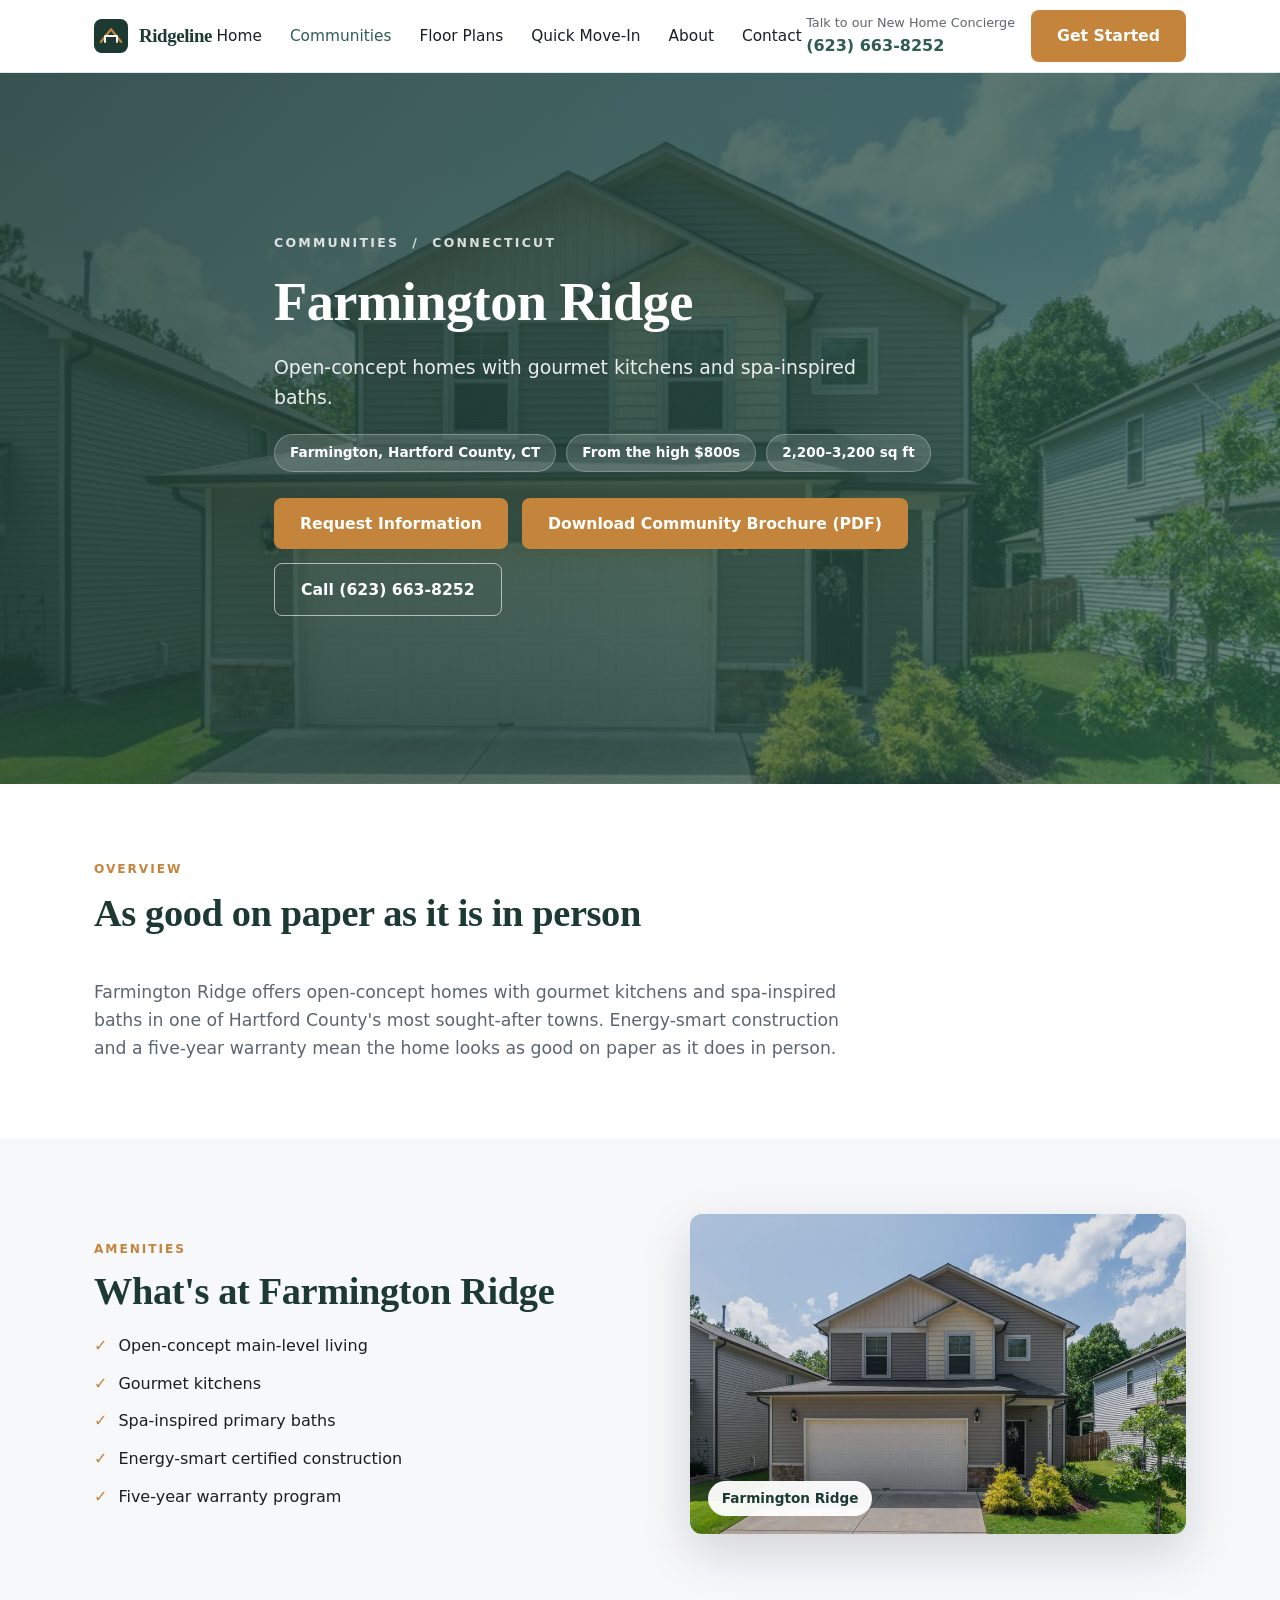
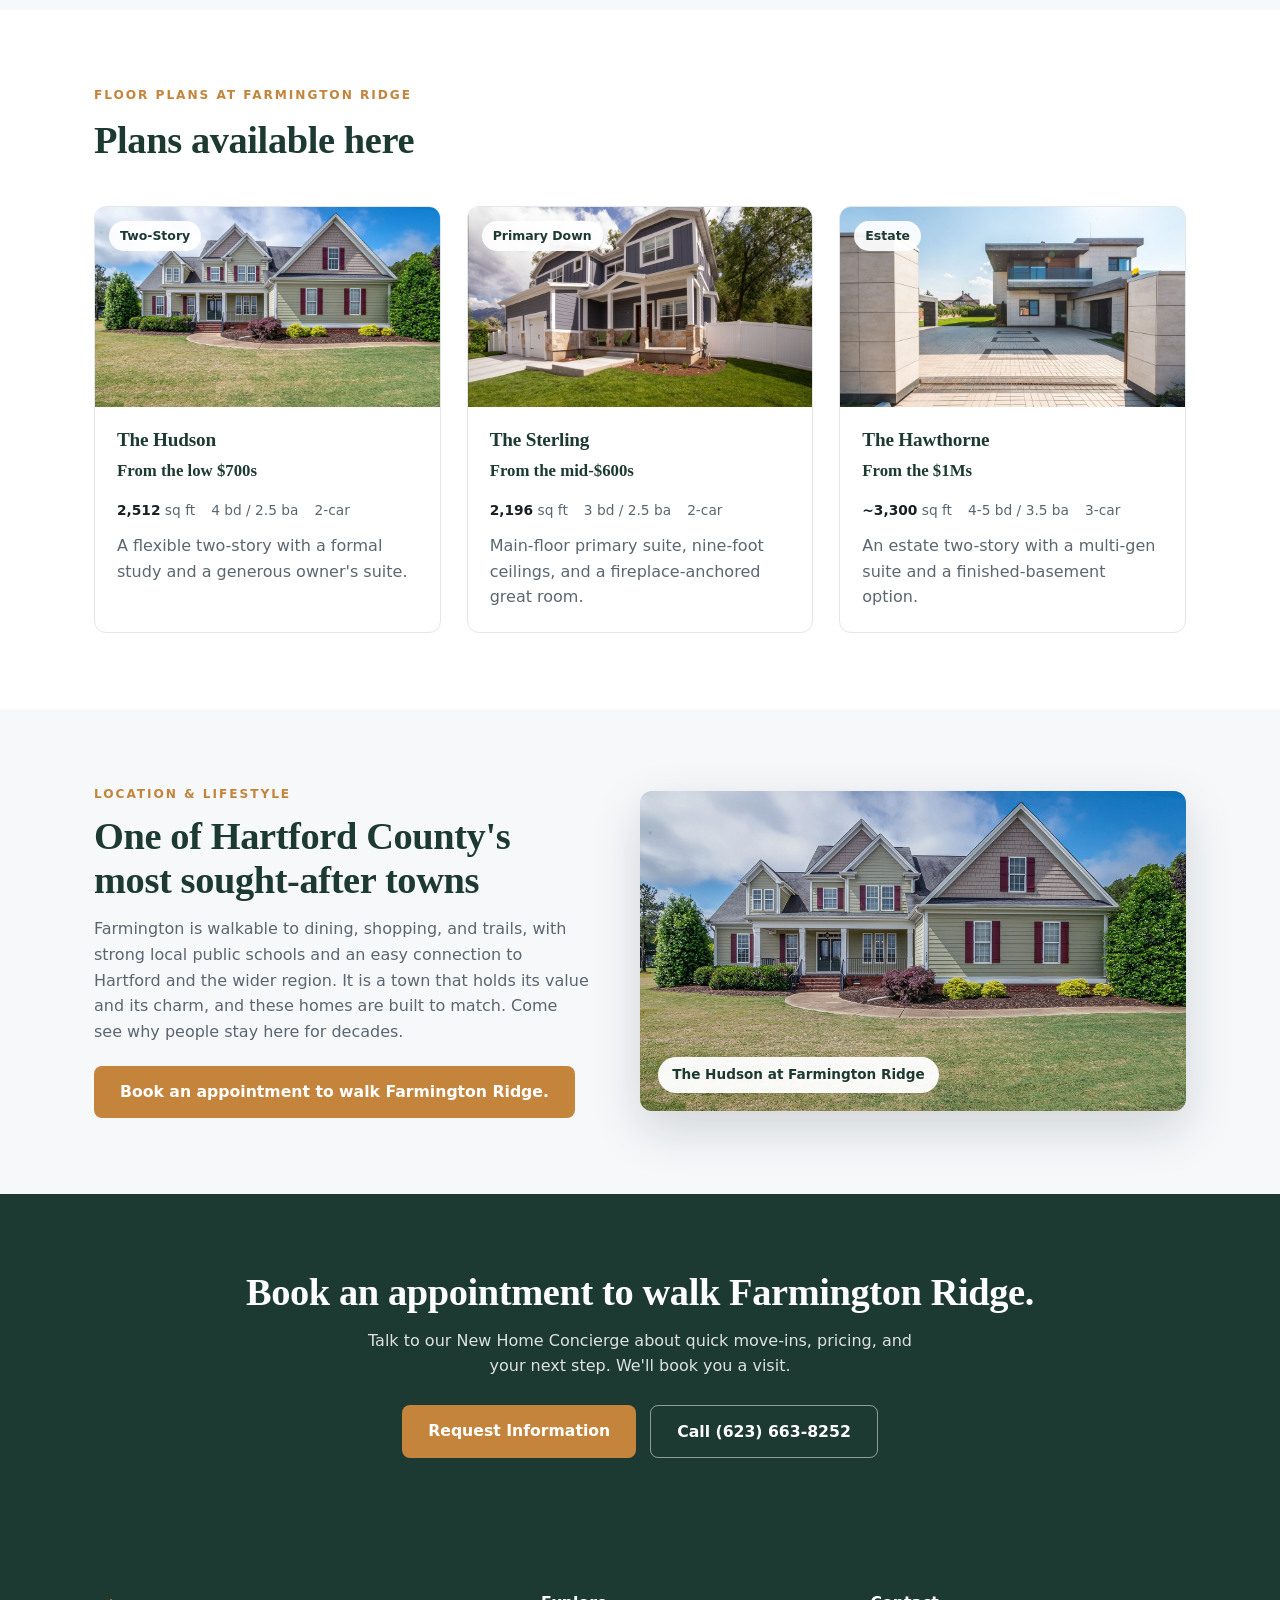
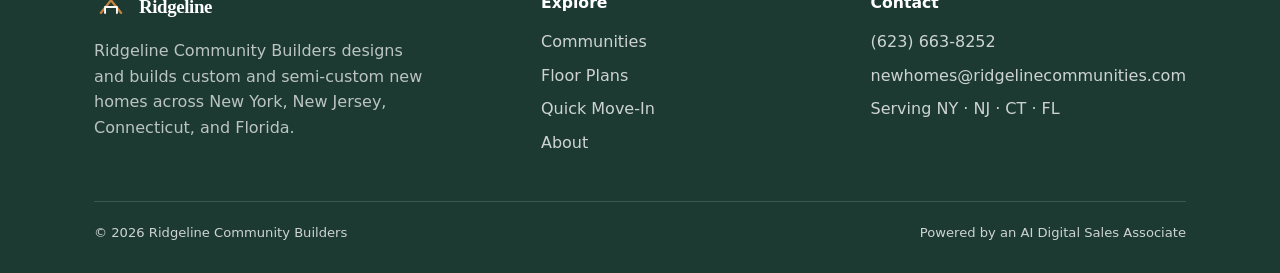
<file: community-farmington-ridge.html>
<!doctype html>
<html lang="en">
<head>
<meta charset="utf-8">
<meta name="viewport" content="width=device-width, initial-scale=1">
<meta name="robots" content="noindex,nofollow">
<title>Farmington Ridge | Ridgeline Community Builders</title>
<meta name="description" content="Farmington Ridge: new homes from the high $800s in Farmington, Hartford County, CT.">
<link rel="stylesheet" href="assets/style.css">
<link rel="icon" href="data:image/svg+xml,%3Csvg xmlns='http://www.w3.org/2000/svg' viewBox='0 0 40 40'%3E%3Crect width='40' height='40' rx='9' fill='%231d3a32'/%3E%3C/svg%3E">
</head>
<body>
<header class="site"><div class="wrap">
  <a class="logo" href="index.html"><svg class="mark" viewBox="0 0 40 40" fill="none" xmlns="http://www.w3.org/2000/svg"><rect width="40" height="40" rx="9" fill="#1d3a32"/><path d="M8 27L20 12l12 15" stroke="#c4843c" stroke-width="2.6" stroke-linecap="round" stroke-linejoin="round"/><path d="M13 27V20h14v7" stroke="#fff" stroke-width="2.2" stroke-linecap="round" stroke-linejoin="round"/></svg>Ridgeline</a>
  <nav class="main"><a href="index.html">Home</a><a href="communities.html" style="color:var(--brand)">Communities</a><a href="homes.html">Floor Plans</a><a href="quick-move-in.html">Quick Move-In</a><a href="about.html">About</a><a href="contact.html">Contact</a></nav>
  <div class="nav-cta">
    <div class="nav-phone"><span>Talk to our New Home Concierge</span><a href="tel:+16236638252">(623) 663-8252</a></div>
    <a class="btn" href="contact.html">Get Started</a>
  </div>
</div></header>

<section class="hero" style="background-image:linear-gradient(135deg,rgba(29,58,50,.84),rgba(47,93,80,.66)),url('assets/img/farmington-ridge.jpg');background-size:cover;background-position:center"><div class="wrap" style="padding:84px 24px 92px">
  <p class="eyebrow"><a href="communities.html" style="color:rgba(255,255,255,.82)">Communities</a> &nbsp;/&nbsp; Connecticut</p>
  <h1>Farmington Ridge</h1>
  <p class="lead" style="margin-bottom:18px">Open-concept homes with gourmet kitchens and spa-inspired baths.</p>
  <div class="states"><span class="state-pill">Farmington, Hartford County, CT</span><span class="state-pill">From the high $800s</span><span class="state-pill">2,200&ndash;3,200 sq ft</span></div>
  <div class="actions" style="margin-top:26px"><a class="btn" href="contact.html">Request Information</a><a class="btn" href="assets/brochures/Ridgeline-Community-FarmingtonRidge.pdf" target="_blank" rel="noopener">Download Community Brochure (PDF)</a><a class="btn ghost" href="tel:+16236638252">Call (623) 663-8252</a></div>
</div></section>

<section><div class="wrap">
  <div class="section-head" style="max-width:760px"><p class="eyebrow">Overview</p><h2>As good on paper as it is in person</h2></div>
  <p style="max-width:760px;font-size:1.08rem">Farmington Ridge offers open-concept homes with gourmet kitchens and spa-inspired baths in one of Hartford County&#39;s most sought-after towns. Energy-smart construction and a five-year warranty mean the home looks as good on paper as it does in person.</p>
</div></section>

<section class="alt"><div class="wrap"><div class="media-row">
  <div>
    <p class="eyebrow" style="color:var(--accent);text-transform:uppercase;letter-spacing:.16em;font-size:.76rem;font-weight:700;margin-bottom:10px">Amenities</p>
    <h2>What&#39;s at Farmington Ridge</h2>
    <ul style="list-style:none;margin-top:20px;display:grid;gap:12px"><li style="display:flex;gap:11px;align-items:flex-start"><span style="color:var(--accent);font-weight:700">&#10003;</span> Open-concept main-level living</li><li style="display:flex;gap:11px;align-items:flex-start"><span style="color:var(--accent);font-weight:700">&#10003;</span> Gourmet kitchens</li><li style="display:flex;gap:11px;align-items:flex-start"><span style="color:var(--accent);font-weight:700">&#10003;</span> Spa-inspired primary baths</li><li style="display:flex;gap:11px;align-items:flex-start"><span style="color:var(--accent);font-weight:700">&#10003;</span> Energy-smart certified construction</li><li style="display:flex;gap:11px;align-items:flex-start"><span style="color:var(--accent);font-weight:700">&#10003;</span> Five-year warranty program</li></ul>
  </div>
  <div class="media-box" style="background-image:linear-gradient(0deg,rgba(20,30,45,.12),rgba(20,30,45,.12)),url('assets/img/farmington-ridge.jpg');background-size:cover;background-position:center"><span class="tag">Farmington Ridge</span></div>
</div></div></section>

<section><div class="wrap">
  <div class="section-head"><p class="eyebrow">Floor Plans at Farmington Ridge</p><h2>Plans available here</h2></div>
  <div class="grid c3"><a class="tile" href="homes.html" style="color:inherit"><div class="ph" style="background-image:url('assets/img/hudson.jpg');background-size:cover;background-position:center"><span>Two-Story</span></div><div class="body"><h3>The Hudson</h3><div class="price">From the low $700s</div><div class="meta"><span><b>2,512</b> sq ft</span><span>4 bd / 2.5 ba</span><span>2-car</span></div><p style="margin-top:12px">A flexible two-story with a formal study and a generous owner&#39;s suite.</p></div></a><a class="tile" href="homes.html" style="color:inherit"><div class="ph" style="background-image:url('assets/img/sterling.jpg');background-size:cover;background-position:center"><span>Primary Down</span></div><div class="body"><h3>The Sterling</h3><div class="price">From the mid-$600s</div><div class="meta"><span><b>2,196</b> sq ft</span><span>3 bd / 2.5 ba</span><span>2-car</span></div><p style="margin-top:12px">Main-floor primary suite, nine-foot ceilings, and a fireplace-anchored great room.</p></div></a><a class="tile" href="homes.html" style="color:inherit"><div class="ph" style="background-image:url('assets/img/hawthorne.jpg');background-size:cover;background-position:center"><span>Estate</span></div><div class="body"><h3>The Hawthorne</h3><div class="price">From the $1Ms</div><div class="meta"><span><b>~3,300</b> sq ft</span><span>4-5 bd / 3.5 ba</span><span>3-car</span></div><p style="margin-top:12px">An estate two-story with a multi-gen suite and a finished-basement option.</p></div></a></div>
</div></section>

<section class="alt"><div class="wrap"><div class="media-row rev">
  <div>
    <p class="eyebrow" style="color:var(--accent);text-transform:uppercase;letter-spacing:.16em;font-size:.76rem;font-weight:700;margin-bottom:10px">Location &amp; Lifestyle</p>
    <h2>One of Hartford County&#39;s most sought-after towns</h2>
    <p style="margin-top:14px">Farmington is walkable to dining, shopping, and trails, with strong local public schools and an easy connection to Hartford and the wider region. It is a town that holds its value and its charm, and these homes are built to match. Come see why people stay here for decades.</p>
    <div class="actions" style="margin-top:22px"><a class="btn" href="contact.html">Book an appointment to walk Farmington Ridge.</a></div>
  </div>
  <div class="media-box" style="background-image:linear-gradient(0deg,rgba(20,30,45,.12),rgba(20,30,45,.12)),url('assets/img/hudson.jpg');background-size:cover;background-position:center"><span class="tag">The Hudson at Farmington Ridge</span></div>
</div></div></section>

<section class="cta-band"><div class="wrap">
  <h2>Book an appointment to walk Farmington Ridge.</h2>
  <p>Talk to our New Home Concierge about quick move-ins, pricing, and your next step. We&#39;ll book you a visit.</p>
  <div class="actions" style="justify-content:center;display:flex;gap:14px;flex-wrap:wrap"><a class="btn" href="contact.html">Request Information</a><a class="btn ghost" href="tel:+16236638252" style="border-color:rgba(255,255,255,.5)">Call (623) 663-8252</a></div>
</div></section>

<footer class="site"><div class="wrap">
  <div class="cols">
    <div>
      <div class="logo"><svg class="mark" viewBox="0 0 40 40" fill="none" xmlns="http://www.w3.org/2000/svg"><rect width="40" height="40" rx="9" fill="#1d3a32"/><path d="M8 27L20 12l12 15" stroke="#c4843c" stroke-width="2.6" stroke-linecap="round" stroke-linejoin="round"/><path d="M13 27V20h14v7" stroke="#fff" stroke-width="2.2" stroke-linecap="round" stroke-linejoin="round"/></svg>Ridgeline</div>
      <p style="color:rgba(255,255,255,.7);max-width:340px">Ridgeline Community Builders designs and builds custom and semi-custom new homes across New York, New Jersey, Connecticut, and Florida.</p>
    </div>
    <div><h4>Explore</h4><a href="communities.html">Communities</a><a href="homes.html">Floor Plans</a><a href="quick-move-in.html">Quick Move-In</a><a href="about.html">About</a></div>
    <div><h4>Contact</h4>
      <a href="tel:+16236638252">(623) 663-8252</a>
      <a href="mailto:newhomes@ridgelinecommunities.com">newhomes@ridgelinecommunities.com</a>
      <a href="contact.html">Serving NY &middot; NJ &middot; CT &middot; FL</a>
    </div>
  </div>
  <div class="legal">
    <span>&copy; 2026 Ridgeline Community Builders</span>
    <span>Powered by an AI Digital Sales Associate</span>
  </div>
</div></footer>

<!-- ===== AVERY: GHL Chat Widget (ContractorOS location Pnvxm9rP62oWVOV2lQ0C, widget 6a3be5fe5ccb4c81af66426f) ===== -->
<script src="https://widgets.leadconnectorhq.com/loader.js" data-resources-url="https://widgets.leadconnectorhq.com/chat-widget/loader.js" data-widget-id="6a3be5fe5ccb4c81af66426f"></script>


</body></html>
</file>
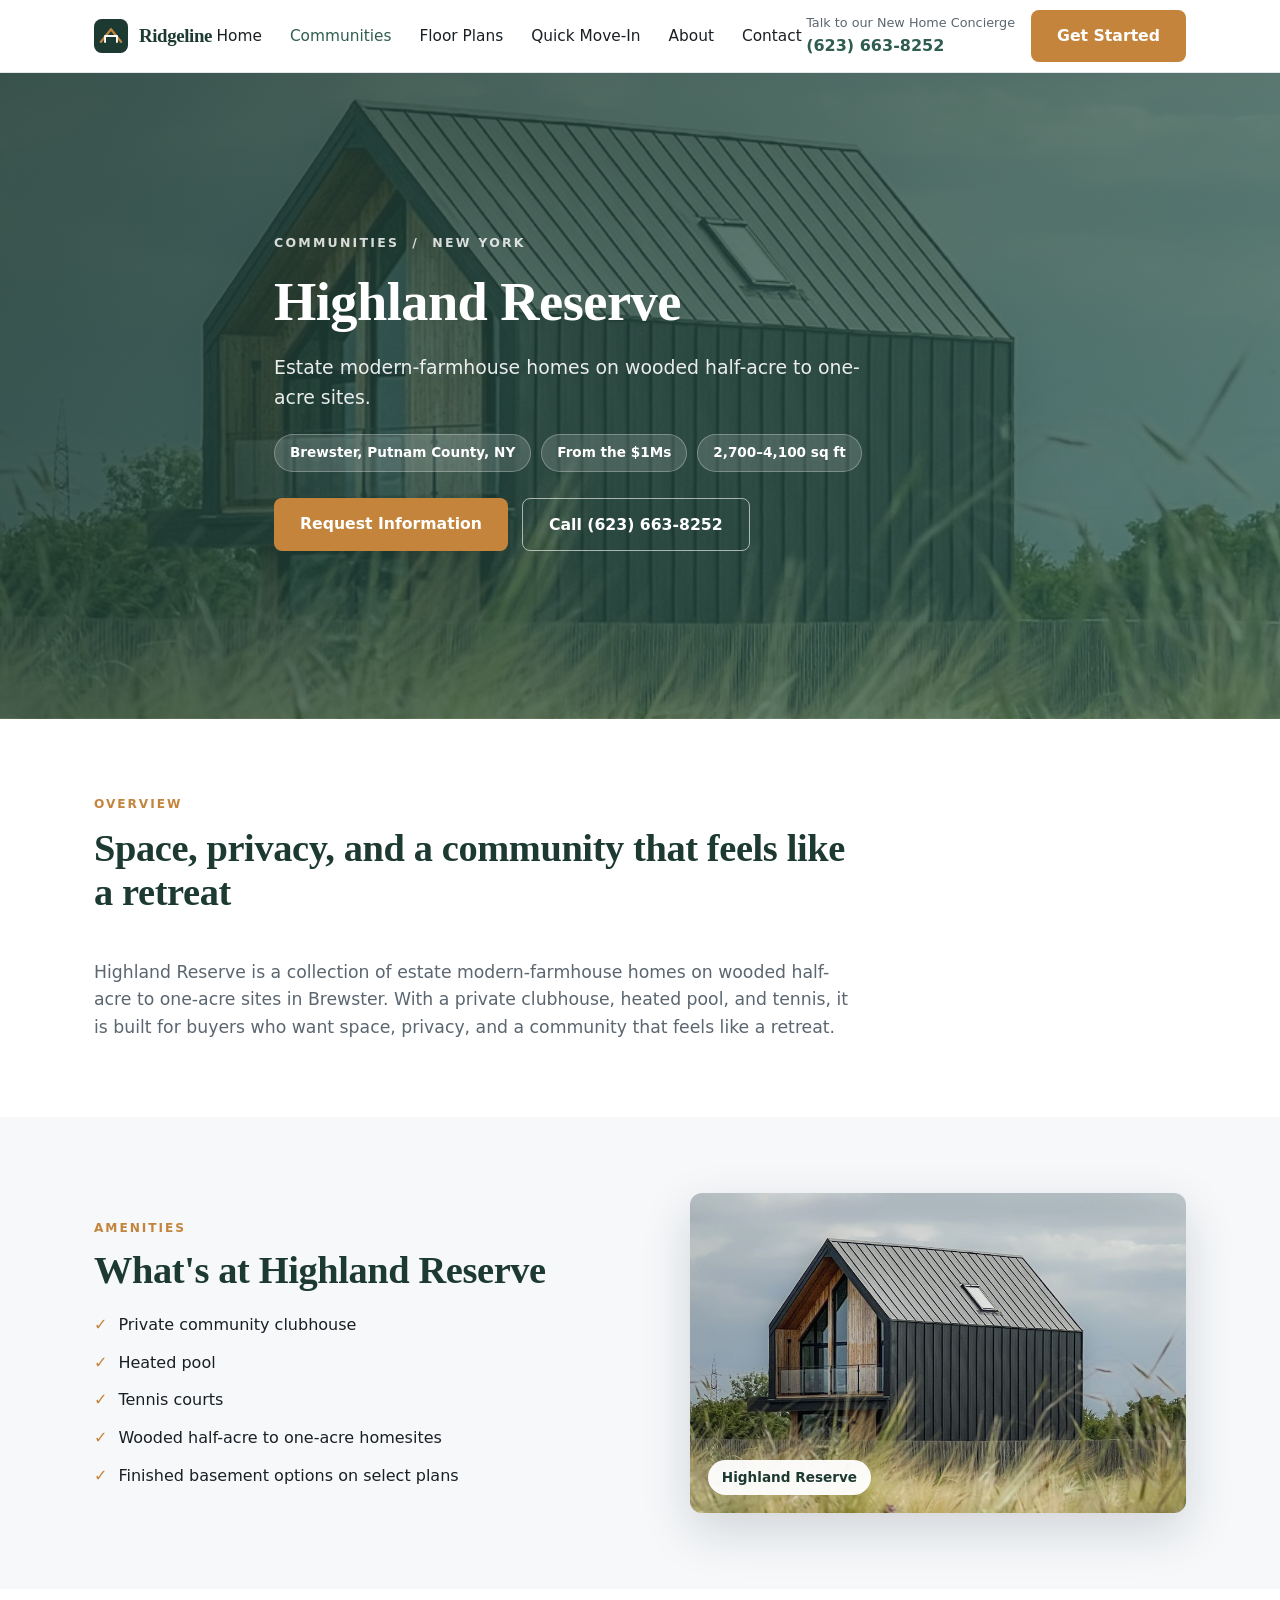
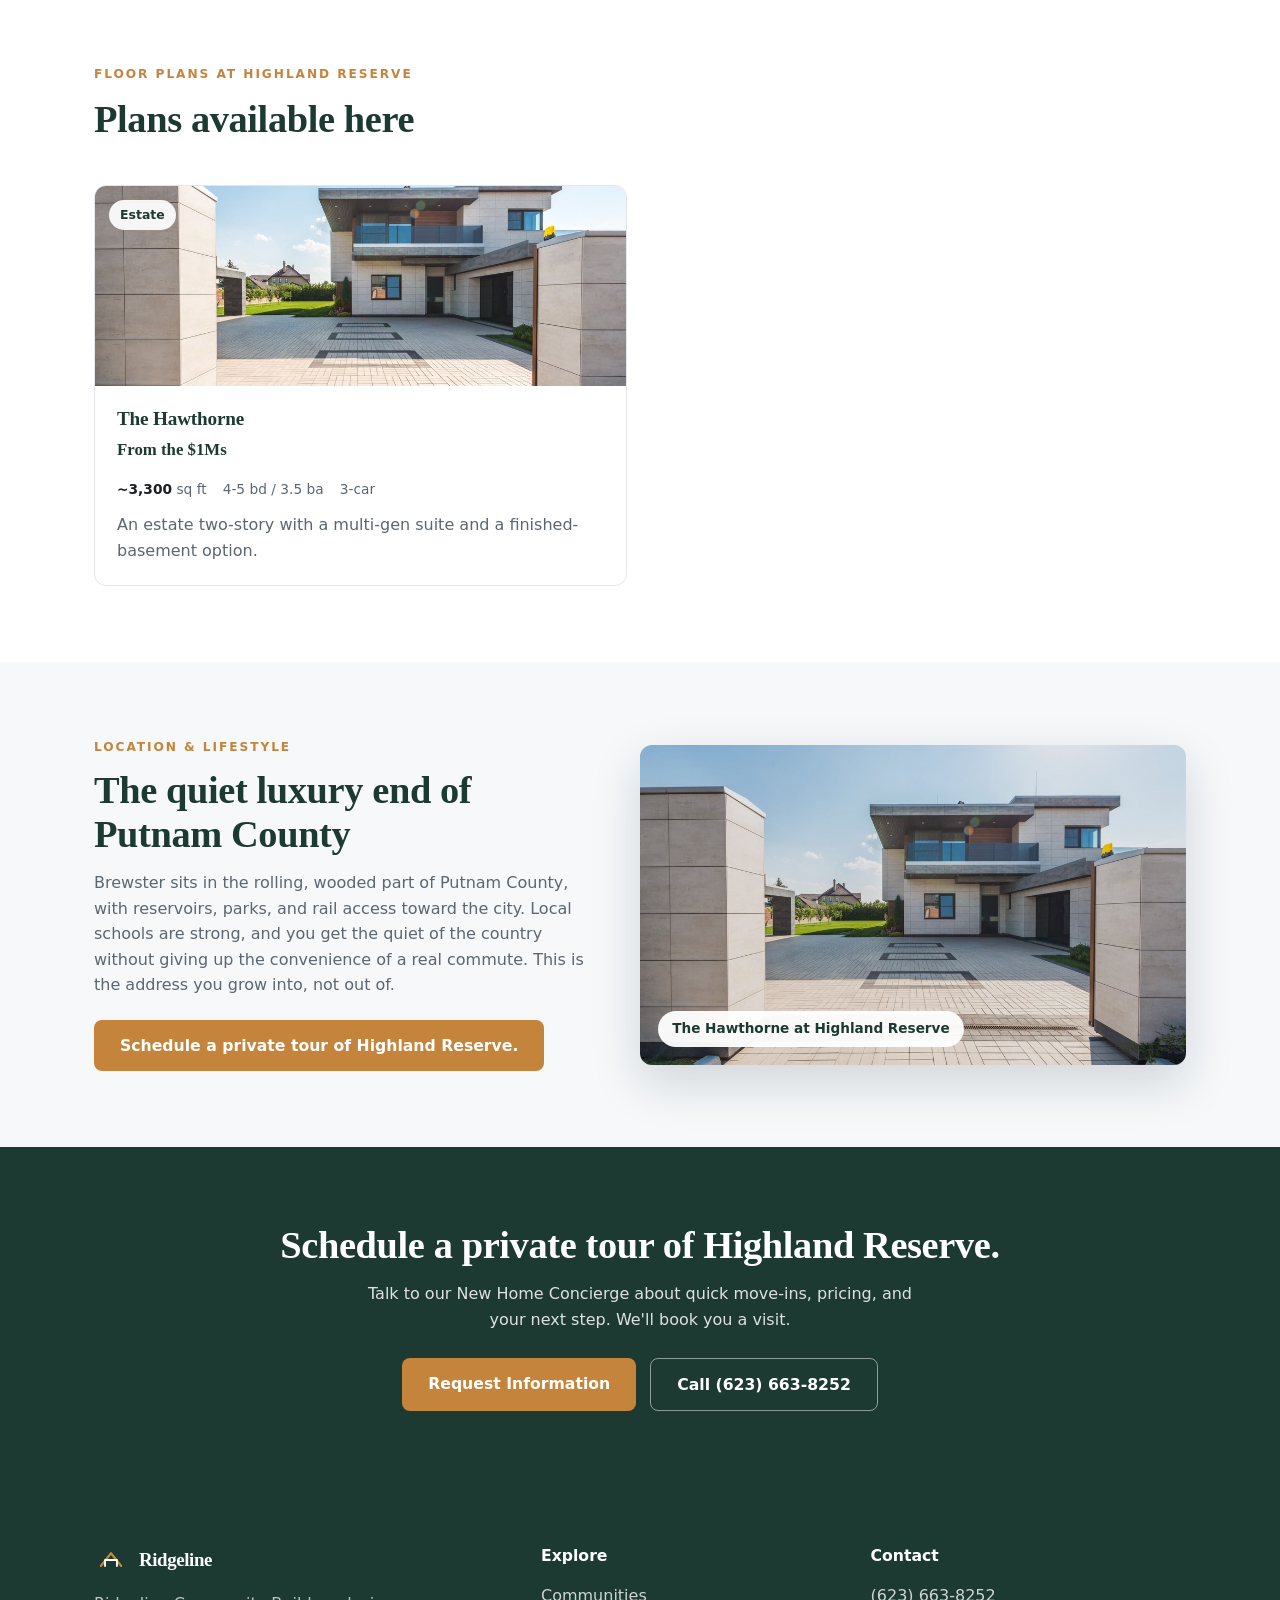
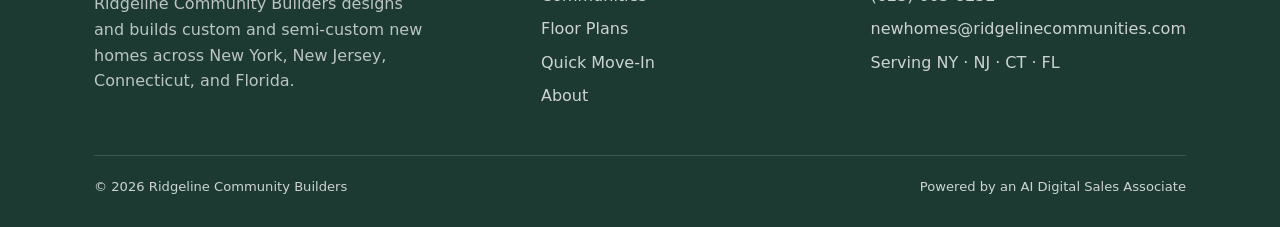
<file: community-highland-reserve.html>
<!doctype html>
<html lang="en">
<head>
<meta charset="utf-8">
<meta name="viewport" content="width=device-width, initial-scale=1">
<meta name="robots" content="noindex,nofollow">
<title>Highland Reserve | Ridgeline Community Builders</title>
<meta name="description" content="Highland Reserve: new homes from the $1ms in Brewster, Putnam County, NY.">
<link rel="stylesheet" href="assets/style.css">
<link rel="icon" href="data:image/svg+xml,%3Csvg xmlns='http://www.w3.org/2000/svg' viewBox='0 0 40 40'%3E%3Crect width='40' height='40' rx='9' fill='%231d3a32'/%3E%3C/svg%3E">
</head>
<body>
<header class="site"><div class="wrap">
  <a class="logo" href="index.html"><svg class="mark" viewBox="0 0 40 40" fill="none" xmlns="http://www.w3.org/2000/svg"><rect width="40" height="40" rx="9" fill="#1d3a32"/><path d="M8 27L20 12l12 15" stroke="#c4843c" stroke-width="2.6" stroke-linecap="round" stroke-linejoin="round"/><path d="M13 27V20h14v7" stroke="#fff" stroke-width="2.2" stroke-linecap="round" stroke-linejoin="round"/></svg>Ridgeline</a>
  <nav class="main"><a href="index.html">Home</a><a href="communities.html" style="color:var(--brand)">Communities</a><a href="homes.html">Floor Plans</a><a href="quick-move-in.html">Quick Move-In</a><a href="about.html">About</a><a href="contact.html">Contact</a></nav>
  <div class="nav-cta">
    <div class="nav-phone"><span>Talk to our New Home Concierge</span><a href="tel:+16236638252">(623) 663-8252</a></div>
    <a class="btn" href="contact.html">Get Started</a>
  </div>
</div></header>

<section class="hero" style="background-image:linear-gradient(135deg,rgba(29,58,50,.84),rgba(47,93,80,.66)),url('assets/img/highland-reserve.jpg');background-size:cover;background-position:center"><div class="wrap" style="padding:84px 24px 92px">
  <p class="eyebrow"><a href="communities.html" style="color:rgba(255,255,255,.82)">Communities</a> &nbsp;/&nbsp; New York</p>
  <h1>Highland Reserve</h1>
  <p class="lead" style="margin-bottom:18px">Estate modern-farmhouse homes on wooded half-acre to one-acre sites.</p>
  <div class="states"><span class="state-pill">Brewster, Putnam County, NY</span><span class="state-pill">From the $1Ms</span><span class="state-pill">2,700&ndash;4,100 sq ft</span></div>
  <div class="actions" style="margin-top:26px"><a class="btn" href="contact.html">Request Information</a><a class="btn ghost" href="tel:+16236638252">Call (623) 663-8252</a></div>
</div></section>

<section><div class="wrap">
  <div class="section-head" style="max-width:760px"><p class="eyebrow">Overview</p><h2>Space, privacy, and a community that feels like a retreat</h2></div>
  <p style="max-width:760px;font-size:1.08rem">Highland Reserve is a collection of estate modern-farmhouse homes on wooded half-acre to one-acre sites in Brewster. With a private clubhouse, heated pool, and tennis, it is built for buyers who want space, privacy, and a community that feels like a retreat.</p>
</div></section>

<section class="alt"><div class="wrap"><div class="media-row">
  <div>
    <p class="eyebrow" style="color:var(--accent);text-transform:uppercase;letter-spacing:.16em;font-size:.76rem;font-weight:700;margin-bottom:10px">Amenities</p>
    <h2>What&#39;s at Highland Reserve</h2>
    <ul style="list-style:none;margin-top:20px;display:grid;gap:12px"><li style="display:flex;gap:11px;align-items:flex-start"><span style="color:var(--accent);font-weight:700">&#10003;</span> Private community clubhouse</li><li style="display:flex;gap:11px;align-items:flex-start"><span style="color:var(--accent);font-weight:700">&#10003;</span> Heated pool</li><li style="display:flex;gap:11px;align-items:flex-start"><span style="color:var(--accent);font-weight:700">&#10003;</span> Tennis courts</li><li style="display:flex;gap:11px;align-items:flex-start"><span style="color:var(--accent);font-weight:700">&#10003;</span> Wooded half-acre to one-acre homesites</li><li style="display:flex;gap:11px;align-items:flex-start"><span style="color:var(--accent);font-weight:700">&#10003;</span> Finished basement options on select plans</li></ul>
  </div>
  <div class="media-box" style="background-image:linear-gradient(0deg,rgba(20,30,45,.12),rgba(20,30,45,.12)),url('assets/img/highland-reserve.jpg');background-size:cover;background-position:center"><span class="tag">Highland Reserve</span></div>
</div></div></section>

<section><div class="wrap">
  <div class="section-head"><p class="eyebrow">Floor Plans at Highland Reserve</p><h2>Plans available here</h2></div>
  <div class="grid c2"><a class="tile" href="homes.html" style="color:inherit"><div class="ph" style="background-image:url('assets/img/hawthorne.jpg');background-size:cover;background-position:center"><span>Estate</span></div><div class="body"><h3>The Hawthorne</h3><div class="price">From the $1Ms</div><div class="meta"><span><b>~3,300</b> sq ft</span><span>4-5 bd / 3.5 ba</span><span>3-car</span></div><p style="margin-top:12px">An estate two-story with a multi-gen suite and a finished-basement option.</p></div></a></div>
</div></section>

<section class="alt"><div class="wrap"><div class="media-row rev">
  <div>
    <p class="eyebrow" style="color:var(--accent);text-transform:uppercase;letter-spacing:.16em;font-size:.76rem;font-weight:700;margin-bottom:10px">Location &amp; Lifestyle</p>
    <h2>The quiet luxury end of Putnam County</h2>
    <p style="margin-top:14px">Brewster sits in the rolling, wooded part of Putnam County, with reservoirs, parks, and rail access toward the city. Local schools are strong, and you get the quiet of the country without giving up the convenience of a real commute. This is the address you grow into, not out of.</p>
    <div class="actions" style="margin-top:22px"><a class="btn" href="contact.html">Schedule a private tour of Highland Reserve.</a></div>
  </div>
  <div class="media-box" style="background-image:linear-gradient(0deg,rgba(20,30,45,.12),rgba(20,30,45,.12)),url('assets/img/hawthorne.jpg');background-size:cover;background-position:center"><span class="tag">The Hawthorne at Highland Reserve</span></div>
</div></div></section>

<section class="cta-band"><div class="wrap">
  <h2>Schedule a private tour of Highland Reserve.</h2>
  <p>Talk to our New Home Concierge about quick move-ins, pricing, and your next step. We&#39;ll book you a visit.</p>
  <div class="actions" style="justify-content:center;display:flex;gap:14px;flex-wrap:wrap"><a class="btn" href="contact.html">Request Information</a><a class="btn ghost" href="tel:+16236638252" style="border-color:rgba(255,255,255,.5)">Call (623) 663-8252</a></div>
</div></section>

<footer class="site"><div class="wrap">
  <div class="cols">
    <div>
      <div class="logo"><svg class="mark" viewBox="0 0 40 40" fill="none" xmlns="http://www.w3.org/2000/svg"><rect width="40" height="40" rx="9" fill="#1d3a32"/><path d="M8 27L20 12l12 15" stroke="#c4843c" stroke-width="2.6" stroke-linecap="round" stroke-linejoin="round"/><path d="M13 27V20h14v7" stroke="#fff" stroke-width="2.2" stroke-linecap="round" stroke-linejoin="round"/></svg>Ridgeline</div>
      <p style="color:rgba(255,255,255,.7);max-width:340px">Ridgeline Community Builders designs and builds custom and semi-custom new homes across New York, New Jersey, Connecticut, and Florida.</p>
    </div>
    <div><h4>Explore</h4><a href="communities.html">Communities</a><a href="homes.html">Floor Plans</a><a href="quick-move-in.html">Quick Move-In</a><a href="about.html">About</a></div>
    <div><h4>Contact</h4>
      <a href="tel:+16236638252">(623) 663-8252</a>
      <a href="mailto:newhomes@ridgelinecommunities.com">newhomes@ridgelinecommunities.com</a>
      <a href="contact.html">Serving NY &middot; NJ &middot; CT &middot; FL</a>
    </div>
  </div>
  <div class="legal">
    <span>&copy; 2026 Ridgeline Community Builders</span>
    <span>Powered by an AI Digital Sales Associate</span>
  </div>
</div></footer>

<!-- ===== AVERY: GHL Chat Widget (ContractorOS location Pnvxm9rP62oWVOV2lQ0C, widget 6a3be5fe5ccb4c81af66426f) ===== -->
<script src="https://widgets.leadconnectorhq.com/loader.js" data-resources-url="https://widgets.leadconnectorhq.com/chat-widget/loader.js" data-widget-id="6a3be5fe5ccb4c81af66426f"></script>


</body></html>
</file>
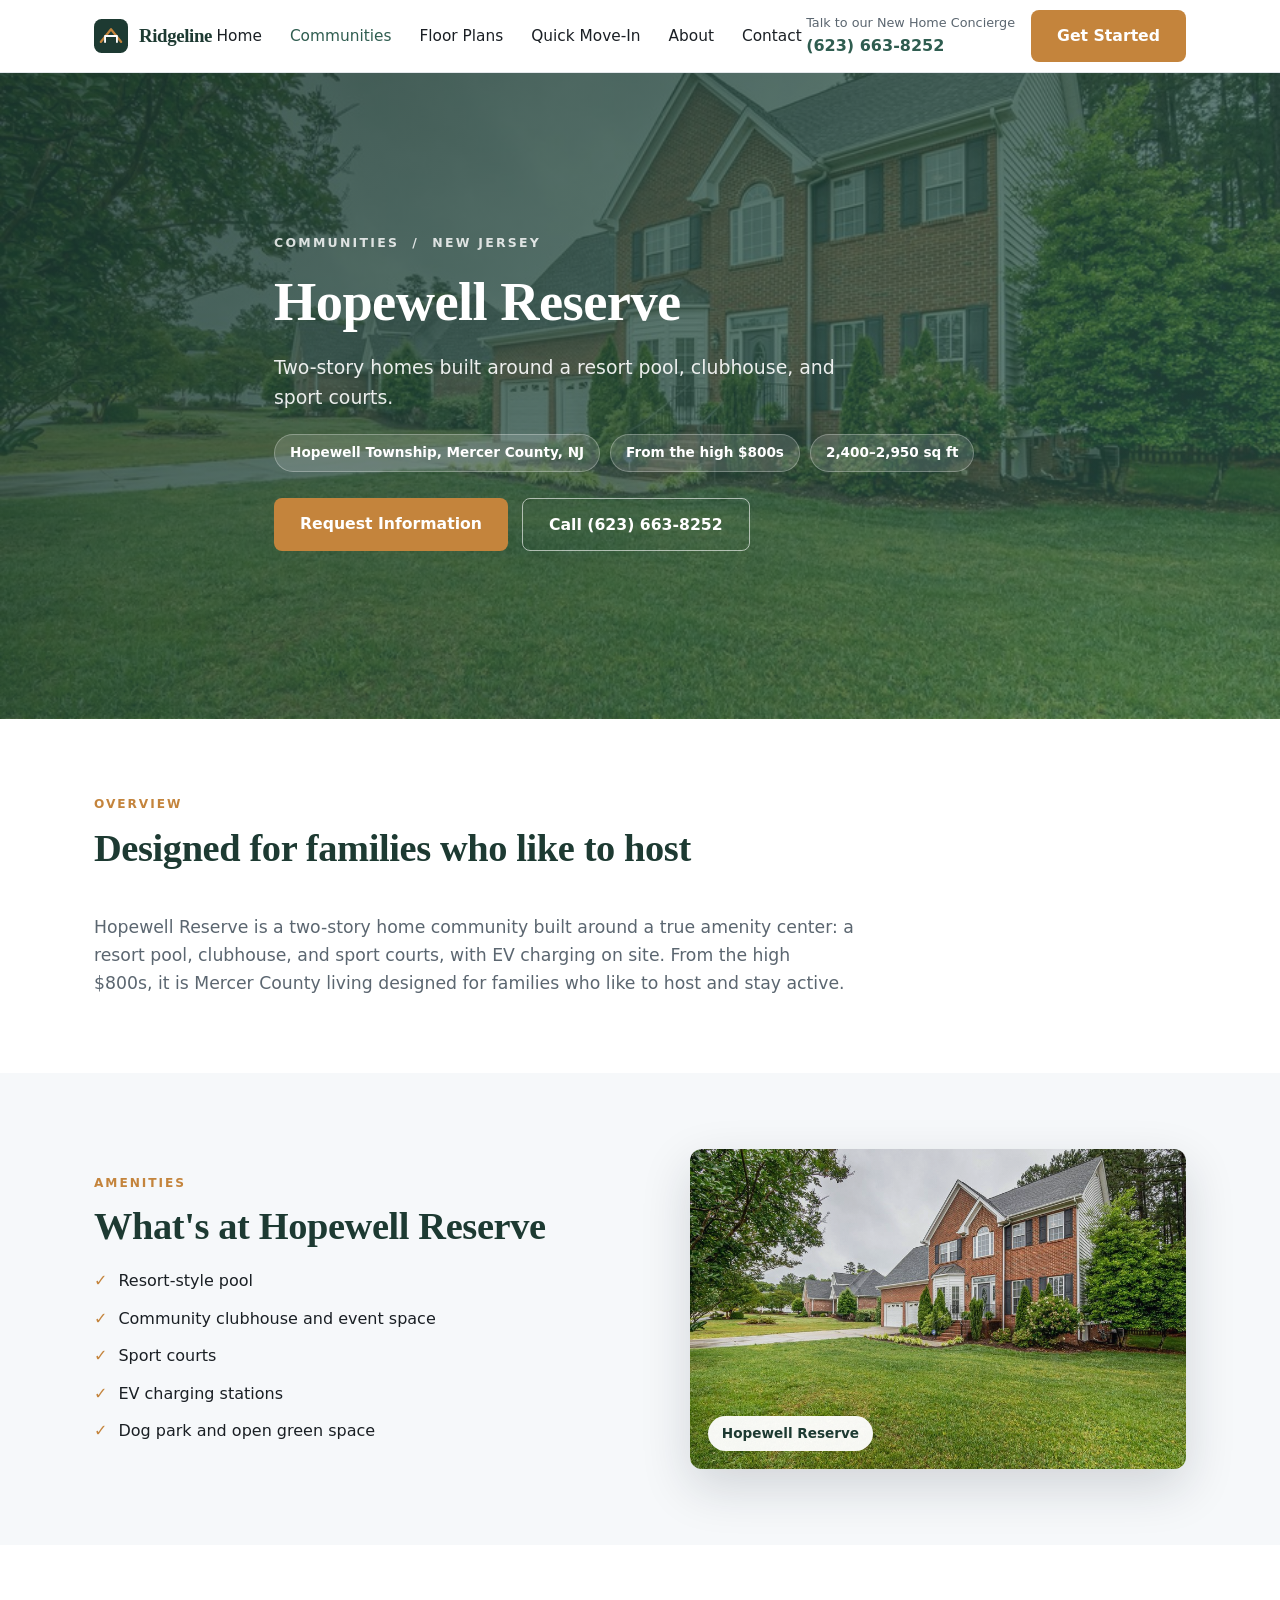
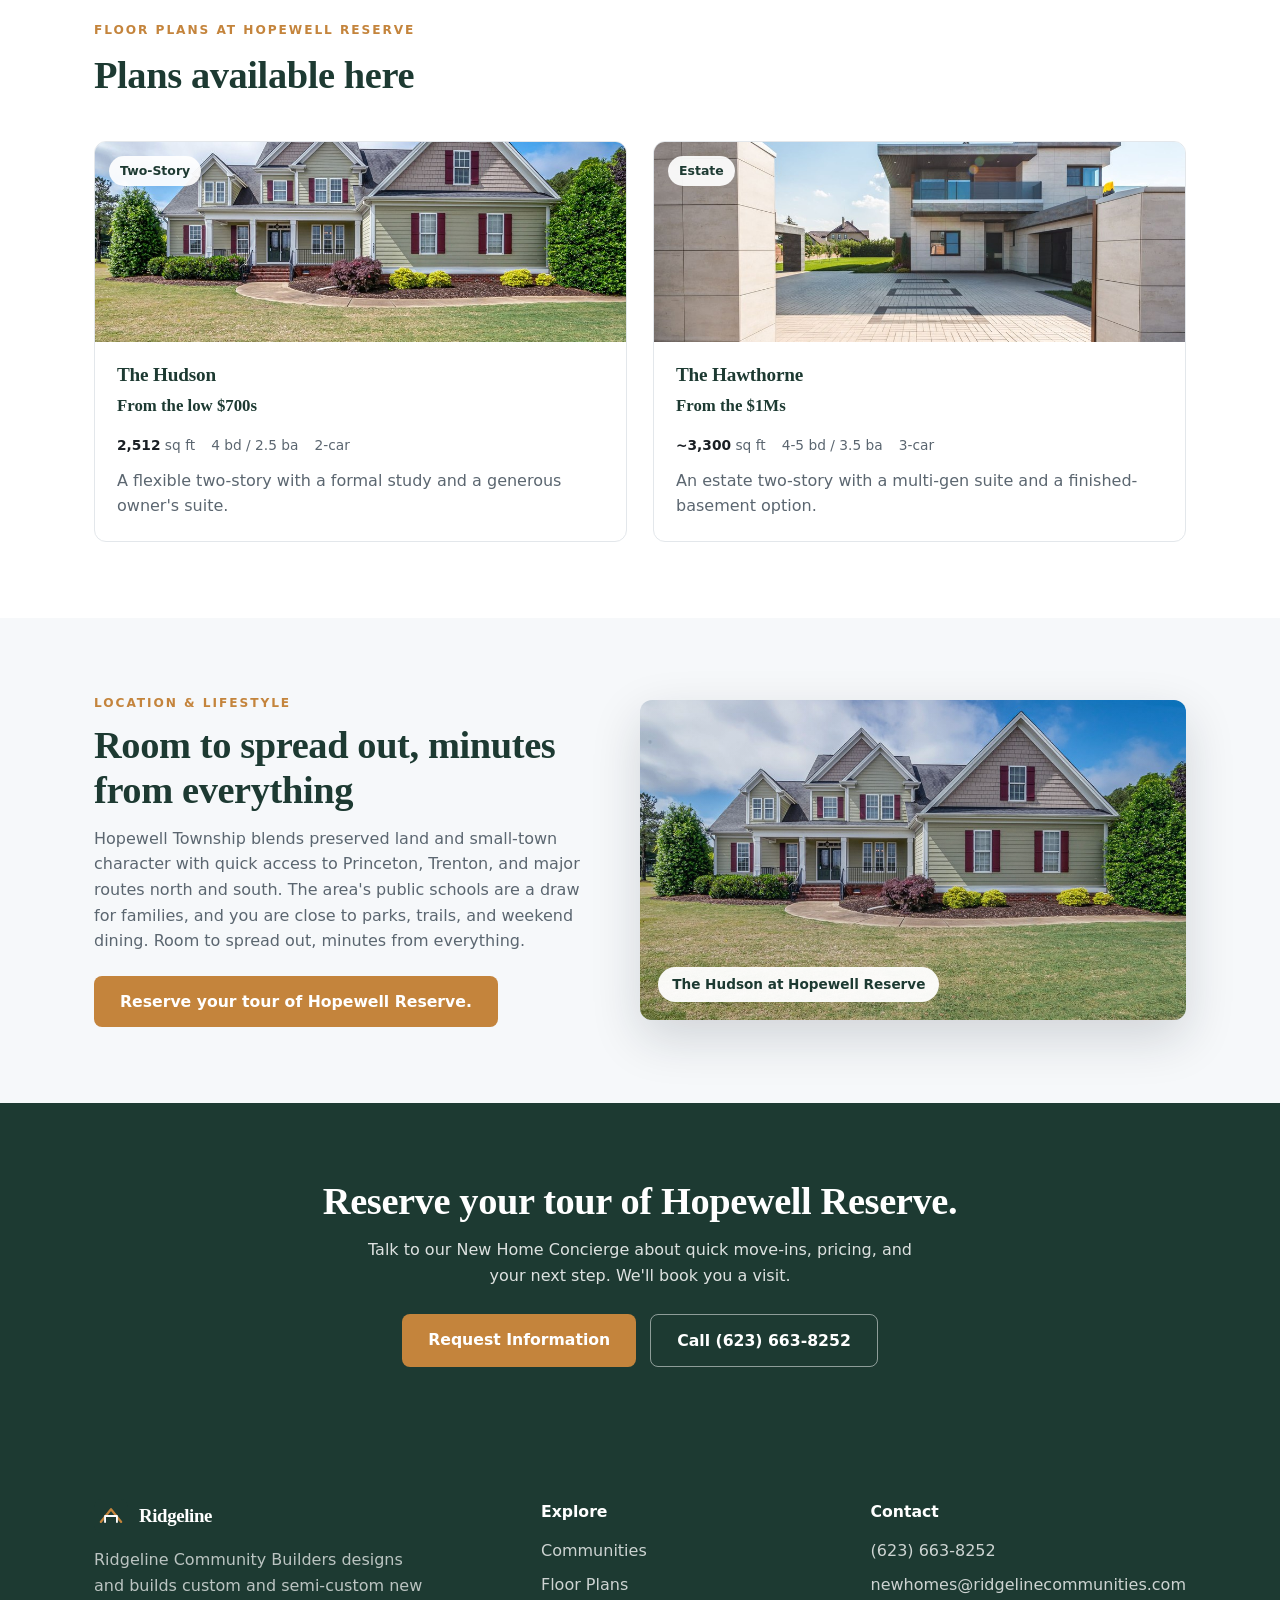
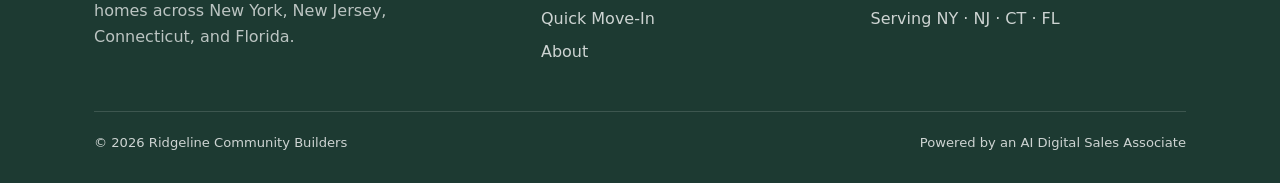
<file: community-hopewell-reserve.html>
<!doctype html>
<html lang="en">
<head>
<meta charset="utf-8">
<meta name="viewport" content="width=device-width, initial-scale=1">
<meta name="robots" content="noindex,nofollow">
<title>Hopewell Reserve | Ridgeline Community Builders</title>
<meta name="description" content="Hopewell Reserve: new homes from the high $800s in Hopewell Township, Mercer County, NJ.">
<link rel="stylesheet" href="assets/style.css">
<link rel="icon" href="data:image/svg+xml,%3Csvg xmlns='http://www.w3.org/2000/svg' viewBox='0 0 40 40'%3E%3Crect width='40' height='40' rx='9' fill='%231d3a32'/%3E%3C/svg%3E">
</head>
<body>
<header class="site"><div class="wrap">
  <a class="logo" href="index.html"><svg class="mark" viewBox="0 0 40 40" fill="none" xmlns="http://www.w3.org/2000/svg"><rect width="40" height="40" rx="9" fill="#1d3a32"/><path d="M8 27L20 12l12 15" stroke="#c4843c" stroke-width="2.6" stroke-linecap="round" stroke-linejoin="round"/><path d="M13 27V20h14v7" stroke="#fff" stroke-width="2.2" stroke-linecap="round" stroke-linejoin="round"/></svg>Ridgeline</a>
  <nav class="main"><a href="index.html">Home</a><a href="communities.html" style="color:var(--brand)">Communities</a><a href="homes.html">Floor Plans</a><a href="quick-move-in.html">Quick Move-In</a><a href="about.html">About</a><a href="contact.html">Contact</a></nav>
  <div class="nav-cta">
    <div class="nav-phone"><span>Talk to our New Home Concierge</span><a href="tel:+16236638252">(623) 663-8252</a></div>
    <a class="btn" href="contact.html">Get Started</a>
  </div>
</div></header>

<section class="hero" style="background-image:linear-gradient(135deg,rgba(29,58,50,.84),rgba(47,93,80,.66)),url('assets/img/hopewell-reserve.jpg');background-size:cover;background-position:center"><div class="wrap" style="padding:84px 24px 92px">
  <p class="eyebrow"><a href="communities.html" style="color:rgba(255,255,255,.82)">Communities</a> &nbsp;/&nbsp; New Jersey</p>
  <h1>Hopewell Reserve</h1>
  <p class="lead" style="margin-bottom:18px">Two-story homes built around a resort pool, clubhouse, and sport courts.</p>
  <div class="states"><span class="state-pill">Hopewell Township, Mercer County, NJ</span><span class="state-pill">From the high $800s</span><span class="state-pill">2,400&ndash;2,950 sq ft</span></div>
  <div class="actions" style="margin-top:26px"><a class="btn" href="contact.html">Request Information</a><a class="btn ghost" href="tel:+16236638252">Call (623) 663-8252</a></div>
</div></section>

<section><div class="wrap">
  <div class="section-head" style="max-width:760px"><p class="eyebrow">Overview</p><h2>Designed for families who like to host</h2></div>
  <p style="max-width:760px;font-size:1.08rem">Hopewell Reserve is a two-story home community built around a true amenity center: a resort pool, clubhouse, and sport courts, with EV charging on site. From the high $800s, it is Mercer County living designed for families who like to host and stay active.</p>
</div></section>

<section class="alt"><div class="wrap"><div class="media-row">
  <div>
    <p class="eyebrow" style="color:var(--accent);text-transform:uppercase;letter-spacing:.16em;font-size:.76rem;font-weight:700;margin-bottom:10px">Amenities</p>
    <h2>What&#39;s at Hopewell Reserve</h2>
    <ul style="list-style:none;margin-top:20px;display:grid;gap:12px"><li style="display:flex;gap:11px;align-items:flex-start"><span style="color:var(--accent);font-weight:700">&#10003;</span> Resort-style pool</li><li style="display:flex;gap:11px;align-items:flex-start"><span style="color:var(--accent);font-weight:700">&#10003;</span> Community clubhouse and event space</li><li style="display:flex;gap:11px;align-items:flex-start"><span style="color:var(--accent);font-weight:700">&#10003;</span> Sport courts</li><li style="display:flex;gap:11px;align-items:flex-start"><span style="color:var(--accent);font-weight:700">&#10003;</span> EV charging stations</li><li style="display:flex;gap:11px;align-items:flex-start"><span style="color:var(--accent);font-weight:700">&#10003;</span> Dog park and open green space</li></ul>
  </div>
  <div class="media-box" style="background-image:linear-gradient(0deg,rgba(20,30,45,.12),rgba(20,30,45,.12)),url('assets/img/hopewell-reserve.jpg');background-size:cover;background-position:center"><span class="tag">Hopewell Reserve</span></div>
</div></div></section>

<section><div class="wrap">
  <div class="section-head"><p class="eyebrow">Floor Plans at Hopewell Reserve</p><h2>Plans available here</h2></div>
  <div class="grid c2"><a class="tile" href="homes.html" style="color:inherit"><div class="ph" style="background-image:url('assets/img/hudson.jpg');background-size:cover;background-position:center"><span>Two-Story</span></div><div class="body"><h3>The Hudson</h3><div class="price">From the low $700s</div><div class="meta"><span><b>2,512</b> sq ft</span><span>4 bd / 2.5 ba</span><span>2-car</span></div><p style="margin-top:12px">A flexible two-story with a formal study and a generous owner&#39;s suite.</p></div></a><a class="tile" href="homes.html" style="color:inherit"><div class="ph" style="background-image:url('assets/img/hawthorne.jpg');background-size:cover;background-position:center"><span>Estate</span></div><div class="body"><h3>The Hawthorne</h3><div class="price">From the $1Ms</div><div class="meta"><span><b>~3,300</b> sq ft</span><span>4-5 bd / 3.5 ba</span><span>3-car</span></div><p style="margin-top:12px">An estate two-story with a multi-gen suite and a finished-basement option.</p></div></a></div>
</div></section>

<section class="alt"><div class="wrap"><div class="media-row rev">
  <div>
    <p class="eyebrow" style="color:var(--accent);text-transform:uppercase;letter-spacing:.16em;font-size:.76rem;font-weight:700;margin-bottom:10px">Location &amp; Lifestyle</p>
    <h2>Room to spread out, minutes from everything</h2>
    <p style="margin-top:14px">Hopewell Township blends preserved land and small-town character with quick access to Princeton, Trenton, and major routes north and south. The area&#39;s public schools are a draw for families, and you are close to parks, trails, and weekend dining. Room to spread out, minutes from everything.</p>
    <div class="actions" style="margin-top:22px"><a class="btn" href="contact.html">Reserve your tour of Hopewell Reserve.</a></div>
  </div>
  <div class="media-box" style="background-image:linear-gradient(0deg,rgba(20,30,45,.12),rgba(20,30,45,.12)),url('assets/img/hudson.jpg');background-size:cover;background-position:center"><span class="tag">The Hudson at Hopewell Reserve</span></div>
</div></div></section>

<section class="cta-band"><div class="wrap">
  <h2>Reserve your tour of Hopewell Reserve.</h2>
  <p>Talk to our New Home Concierge about quick move-ins, pricing, and your next step. We&#39;ll book you a visit.</p>
  <div class="actions" style="justify-content:center;display:flex;gap:14px;flex-wrap:wrap"><a class="btn" href="contact.html">Request Information</a><a class="btn ghost" href="tel:+16236638252" style="border-color:rgba(255,255,255,.5)">Call (623) 663-8252</a></div>
</div></section>

<footer class="site"><div class="wrap">
  <div class="cols">
    <div>
      <div class="logo"><svg class="mark" viewBox="0 0 40 40" fill="none" xmlns="http://www.w3.org/2000/svg"><rect width="40" height="40" rx="9" fill="#1d3a32"/><path d="M8 27L20 12l12 15" stroke="#c4843c" stroke-width="2.6" stroke-linecap="round" stroke-linejoin="round"/><path d="M13 27V20h14v7" stroke="#fff" stroke-width="2.2" stroke-linecap="round" stroke-linejoin="round"/></svg>Ridgeline</div>
      <p style="color:rgba(255,255,255,.7);max-width:340px">Ridgeline Community Builders designs and builds custom and semi-custom new homes across New York, New Jersey, Connecticut, and Florida.</p>
    </div>
    <div><h4>Explore</h4><a href="communities.html">Communities</a><a href="homes.html">Floor Plans</a><a href="quick-move-in.html">Quick Move-In</a><a href="about.html">About</a></div>
    <div><h4>Contact</h4>
      <a href="tel:+16236638252">(623) 663-8252</a>
      <a href="mailto:newhomes@ridgelinecommunities.com">newhomes@ridgelinecommunities.com</a>
      <a href="contact.html">Serving NY &middot; NJ &middot; CT &middot; FL</a>
    </div>
  </div>
  <div class="legal">
    <span>&copy; 2026 Ridgeline Community Builders</span>
    <span>Powered by an AI Digital Sales Associate</span>
  </div>
</div></footer>

<!-- ===== AVERY: GHL Chat Widget (ContractorOS location Pnvxm9rP62oWVOV2lQ0C, widget 6a3be5fe5ccb4c81af66426f) ===== -->
<script src="https://widgets.leadconnectorhq.com/loader.js" data-resources-url="https://widgets.leadconnectorhq.com/chat-widget/loader.js" data-widget-id="6a3be5fe5ccb4c81af66426f"></script>


</body></html>
</file>
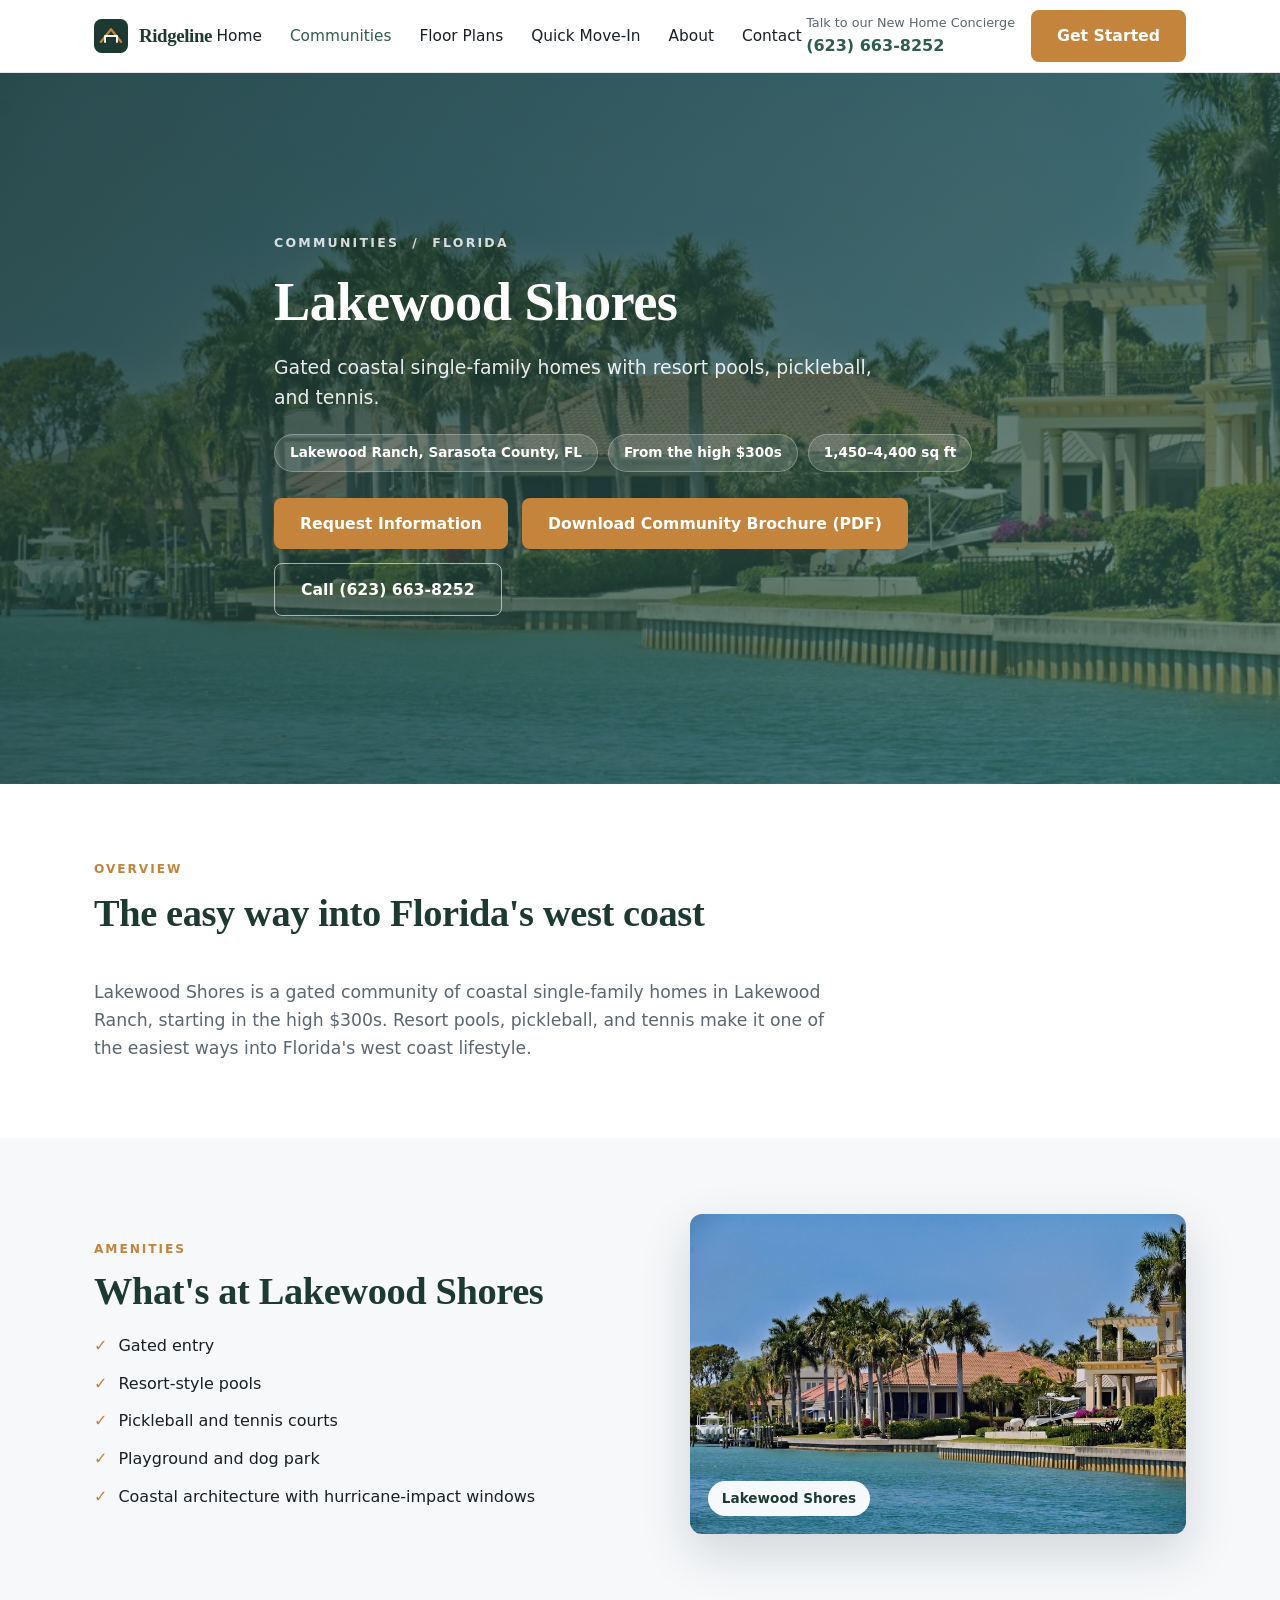
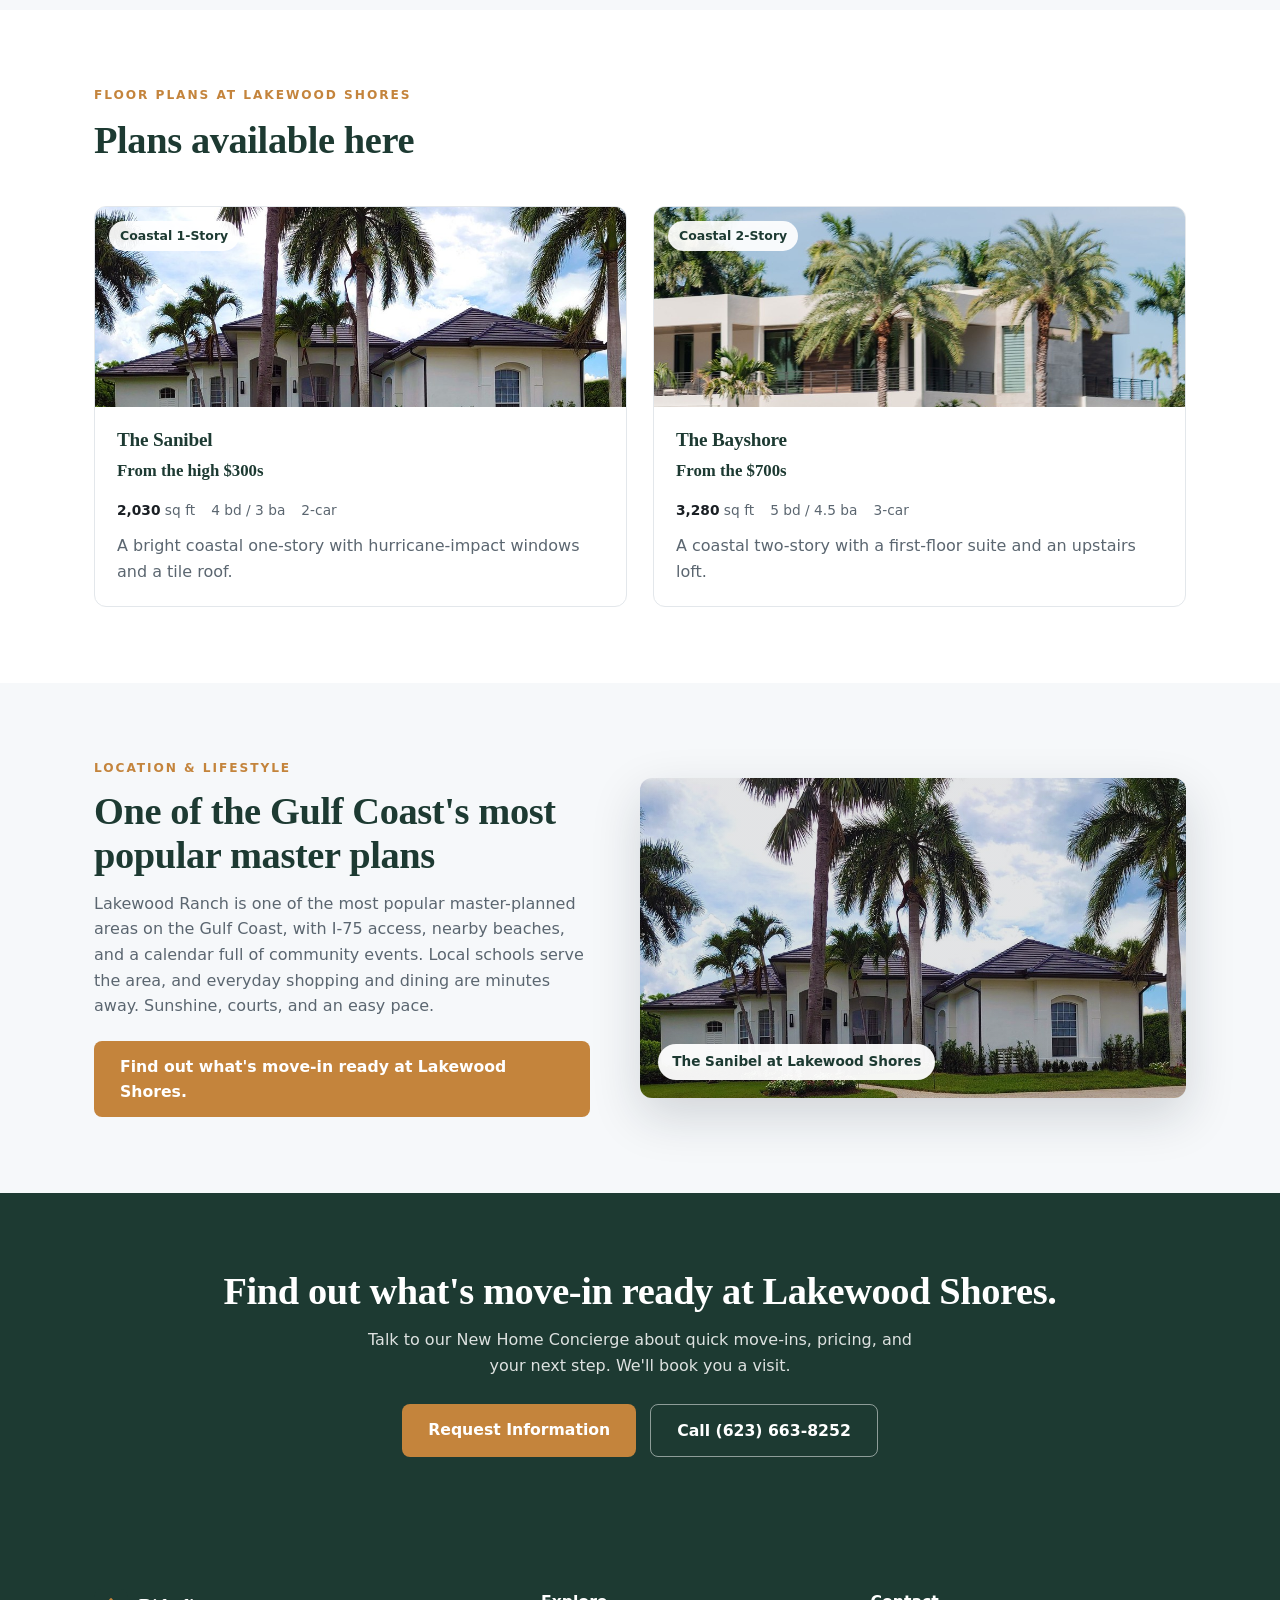
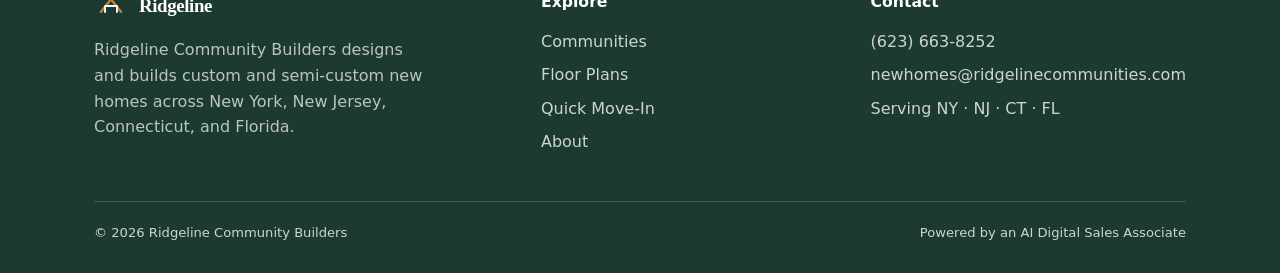
<file: community-lakewood-shores.html>
<!doctype html>
<html lang="en">
<head>
<meta charset="utf-8">
<meta name="viewport" content="width=device-width, initial-scale=1">
<meta name="robots" content="noindex,nofollow">
<title>Lakewood Shores | Ridgeline Community Builders</title>
<meta name="description" content="Lakewood Shores: new homes from the high $300s in Lakewood Ranch, Sarasota County, FL.">
<link rel="stylesheet" href="assets/style.css">
<link rel="icon" href="data:image/svg+xml,%3Csvg xmlns='http://www.w3.org/2000/svg' viewBox='0 0 40 40'%3E%3Crect width='40' height='40' rx='9' fill='%231d3a32'/%3E%3C/svg%3E">
</head>
<body>
<header class="site"><div class="wrap">
  <a class="logo" href="index.html"><svg class="mark" viewBox="0 0 40 40" fill="none" xmlns="http://www.w3.org/2000/svg"><rect width="40" height="40" rx="9" fill="#1d3a32"/><path d="M8 27L20 12l12 15" stroke="#c4843c" stroke-width="2.6" stroke-linecap="round" stroke-linejoin="round"/><path d="M13 27V20h14v7" stroke="#fff" stroke-width="2.2" stroke-linecap="round" stroke-linejoin="round"/></svg>Ridgeline</a>
  <nav class="main"><a href="index.html">Home</a><a href="communities.html" style="color:var(--brand)">Communities</a><a href="homes.html">Floor Plans</a><a href="quick-move-in.html">Quick Move-In</a><a href="about.html">About</a><a href="contact.html">Contact</a></nav>
  <div class="nav-cta">
    <div class="nav-phone"><span>Talk to our New Home Concierge</span><a href="tel:+16236638252">(623) 663-8252</a></div>
    <a class="btn" href="contact.html">Get Started</a>
  </div>
</div></header>

<section class="hero" style="background-image:linear-gradient(135deg,rgba(29,58,50,.84),rgba(47,93,80,.66)),url('assets/img/lakewood-shores.jpg');background-size:cover;background-position:center"><div class="wrap" style="padding:84px 24px 92px">
  <p class="eyebrow"><a href="communities.html" style="color:rgba(255,255,255,.82)">Communities</a> &nbsp;/&nbsp; Florida</p>
  <h1>Lakewood Shores</h1>
  <p class="lead" style="margin-bottom:18px">Gated coastal single-family homes with resort pools, pickleball, and tennis.</p>
  <div class="states"><span class="state-pill">Lakewood Ranch, Sarasota County, FL</span><span class="state-pill">From the high $300s</span><span class="state-pill">1,450&ndash;4,400 sq ft</span></div>
  <div class="actions" style="margin-top:26px"><a class="btn" href="contact.html">Request Information</a><a class="btn" href="assets/brochures/Ridgeline-Community-LakewoodShores.pdf" target="_blank" rel="noopener">Download Community Brochure (PDF)</a><a class="btn ghost" href="tel:+16236638252">Call (623) 663-8252</a></div>
</div></section>

<section><div class="wrap">
  <div class="section-head" style="max-width:760px"><p class="eyebrow">Overview</p><h2>The easy way into Florida&#39;s west coast</h2></div>
  <p style="max-width:760px;font-size:1.08rem">Lakewood Shores is a gated community of coastal single-family homes in Lakewood Ranch, starting in the high $300s. Resort pools, pickleball, and tennis make it one of the easiest ways into Florida&#39;s west coast lifestyle.</p>
</div></section>

<section class="alt"><div class="wrap"><div class="media-row">
  <div>
    <p class="eyebrow" style="color:var(--accent);text-transform:uppercase;letter-spacing:.16em;font-size:.76rem;font-weight:700;margin-bottom:10px">Amenities</p>
    <h2>What&#39;s at Lakewood Shores</h2>
    <ul style="list-style:none;margin-top:20px;display:grid;gap:12px"><li style="display:flex;gap:11px;align-items:flex-start"><span style="color:var(--accent);font-weight:700">&#10003;</span> Gated entry</li><li style="display:flex;gap:11px;align-items:flex-start"><span style="color:var(--accent);font-weight:700">&#10003;</span> Resort-style pools</li><li style="display:flex;gap:11px;align-items:flex-start"><span style="color:var(--accent);font-weight:700">&#10003;</span> Pickleball and tennis courts</li><li style="display:flex;gap:11px;align-items:flex-start"><span style="color:var(--accent);font-weight:700">&#10003;</span> Playground and dog park</li><li style="display:flex;gap:11px;align-items:flex-start"><span style="color:var(--accent);font-weight:700">&#10003;</span> Coastal architecture with hurricane-impact windows</li></ul>
  </div>
  <div class="media-box" style="background-image:linear-gradient(0deg,rgba(20,30,45,.12),rgba(20,30,45,.12)),url('assets/img/lakewood-shores.jpg');background-size:cover;background-position:center"><span class="tag">Lakewood Shores</span></div>
</div></div></section>

<section><div class="wrap">
  <div class="section-head"><p class="eyebrow">Floor Plans at Lakewood Shores</p><h2>Plans available here</h2></div>
  <div class="grid c2"><a class="tile" href="homes.html" style="color:inherit"><div class="ph" style="background-image:url('assets/img/sanibel.jpg');background-size:cover;background-position:center"><span>Coastal 1-Story</span></div><div class="body"><h3>The Sanibel</h3><div class="price">From the high $300s</div><div class="meta"><span><b>2,030</b> sq ft</span><span>4 bd / 3 ba</span><span>2-car</span></div><p style="margin-top:12px">A bright coastal one-story with hurricane-impact windows and a tile roof.</p></div></a><a class="tile" href="homes.html" style="color:inherit"><div class="ph" style="background-image:url('assets/img/bayshore.jpg');background-size:cover;background-position:center"><span>Coastal 2-Story</span></div><div class="body"><h3>The Bayshore</h3><div class="price">From the $700s</div><div class="meta"><span><b>3,280</b> sq ft</span><span>5 bd / 4.5 ba</span><span>3-car</span></div><p style="margin-top:12px">A coastal two-story with a first-floor suite and an upstairs loft.</p></div></a></div>
</div></section>

<section class="alt"><div class="wrap"><div class="media-row rev">
  <div>
    <p class="eyebrow" style="color:var(--accent);text-transform:uppercase;letter-spacing:.16em;font-size:.76rem;font-weight:700;margin-bottom:10px">Location &amp; Lifestyle</p>
    <h2>One of the Gulf Coast&#39;s most popular master plans</h2>
    <p style="margin-top:14px">Lakewood Ranch is one of the most popular master-planned areas on the Gulf Coast, with I-75 access, nearby beaches, and a calendar full of community events. Local schools serve the area, and everyday shopping and dining are minutes away. Sunshine, courts, and an easy pace.</p>
    <div class="actions" style="margin-top:22px"><a class="btn" href="contact.html">Find out what&#39;s move-in ready at Lakewood Shores.</a></div>
  </div>
  <div class="media-box" style="background-image:linear-gradient(0deg,rgba(20,30,45,.12),rgba(20,30,45,.12)),url('assets/img/sanibel.jpg');background-size:cover;background-position:center"><span class="tag">The Sanibel at Lakewood Shores</span></div>
</div></div></section>

<section class="cta-band"><div class="wrap">
  <h2>Find out what&#39;s move-in ready at Lakewood Shores.</h2>
  <p>Talk to our New Home Concierge about quick move-ins, pricing, and your next step. We&#39;ll book you a visit.</p>
  <div class="actions" style="justify-content:center;display:flex;gap:14px;flex-wrap:wrap"><a class="btn" href="contact.html">Request Information</a><a class="btn ghost" href="tel:+16236638252" style="border-color:rgba(255,255,255,.5)">Call (623) 663-8252</a></div>
</div></section>

<footer class="site"><div class="wrap">
  <div class="cols">
    <div>
      <div class="logo"><svg class="mark" viewBox="0 0 40 40" fill="none" xmlns="http://www.w3.org/2000/svg"><rect width="40" height="40" rx="9" fill="#1d3a32"/><path d="M8 27L20 12l12 15" stroke="#c4843c" stroke-width="2.6" stroke-linecap="round" stroke-linejoin="round"/><path d="M13 27V20h14v7" stroke="#fff" stroke-width="2.2" stroke-linecap="round" stroke-linejoin="round"/></svg>Ridgeline</div>
      <p style="color:rgba(255,255,255,.7);max-width:340px">Ridgeline Community Builders designs and builds custom and semi-custom new homes across New York, New Jersey, Connecticut, and Florida.</p>
    </div>
    <div><h4>Explore</h4><a href="communities.html">Communities</a><a href="homes.html">Floor Plans</a><a href="quick-move-in.html">Quick Move-In</a><a href="about.html">About</a></div>
    <div><h4>Contact</h4>
      <a href="tel:+16236638252">(623) 663-8252</a>
      <a href="mailto:newhomes@ridgelinecommunities.com">newhomes@ridgelinecommunities.com</a>
      <a href="contact.html">Serving NY &middot; NJ &middot; CT &middot; FL</a>
    </div>
  </div>
  <div class="legal">
    <span>&copy; 2026 Ridgeline Community Builders</span>
    <span>Powered by an AI Digital Sales Associate</span>
  </div>
</div></footer>

<!-- ===== AVERY: GHL Chat Widget (ContractorOS location Pnvxm9rP62oWVOV2lQ0C, widget 6a3be5fe5ccb4c81af66426f) ===== -->
<script src="https://widgets.leadconnectorhq.com/loader.js" data-resources-url="https://widgets.leadconnectorhq.com/chat-widget/loader.js" data-widget-id="6a3be5fe5ccb4c81af66426f"></script>


</body></html>
</file>
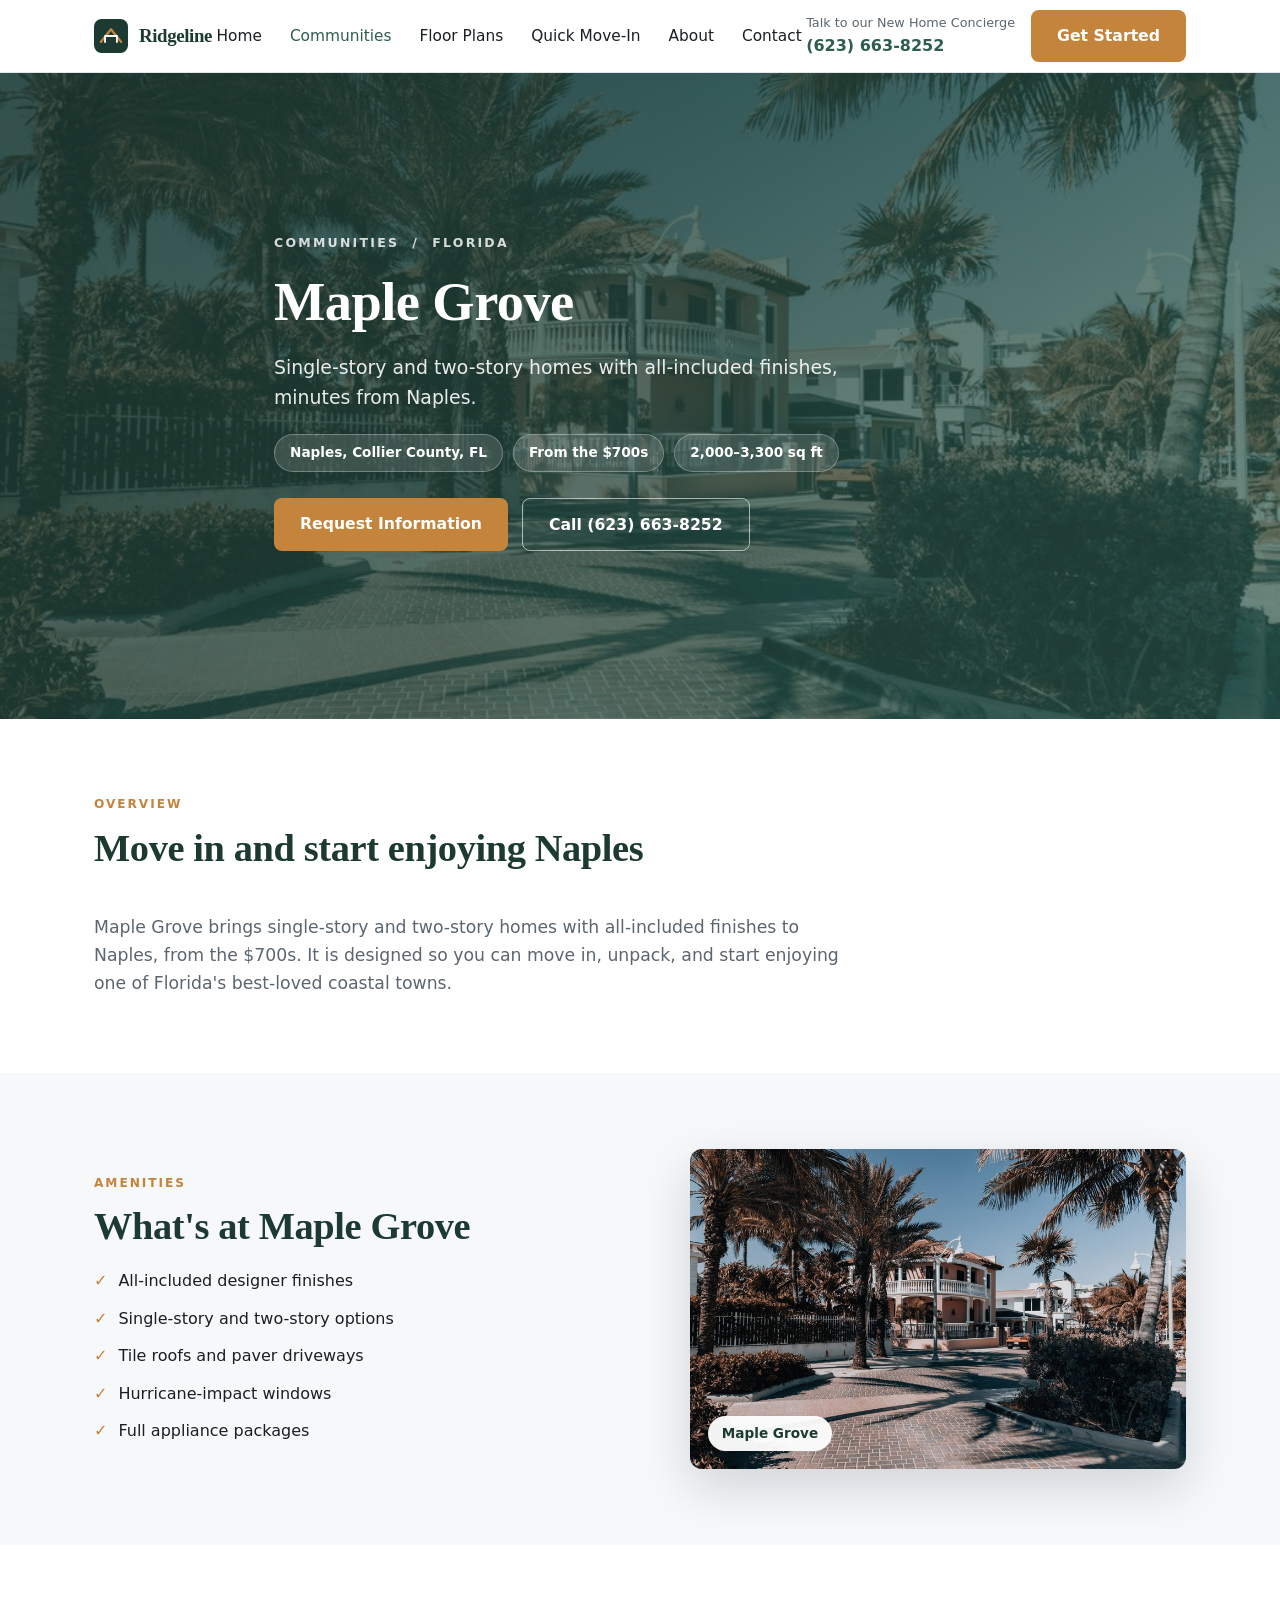
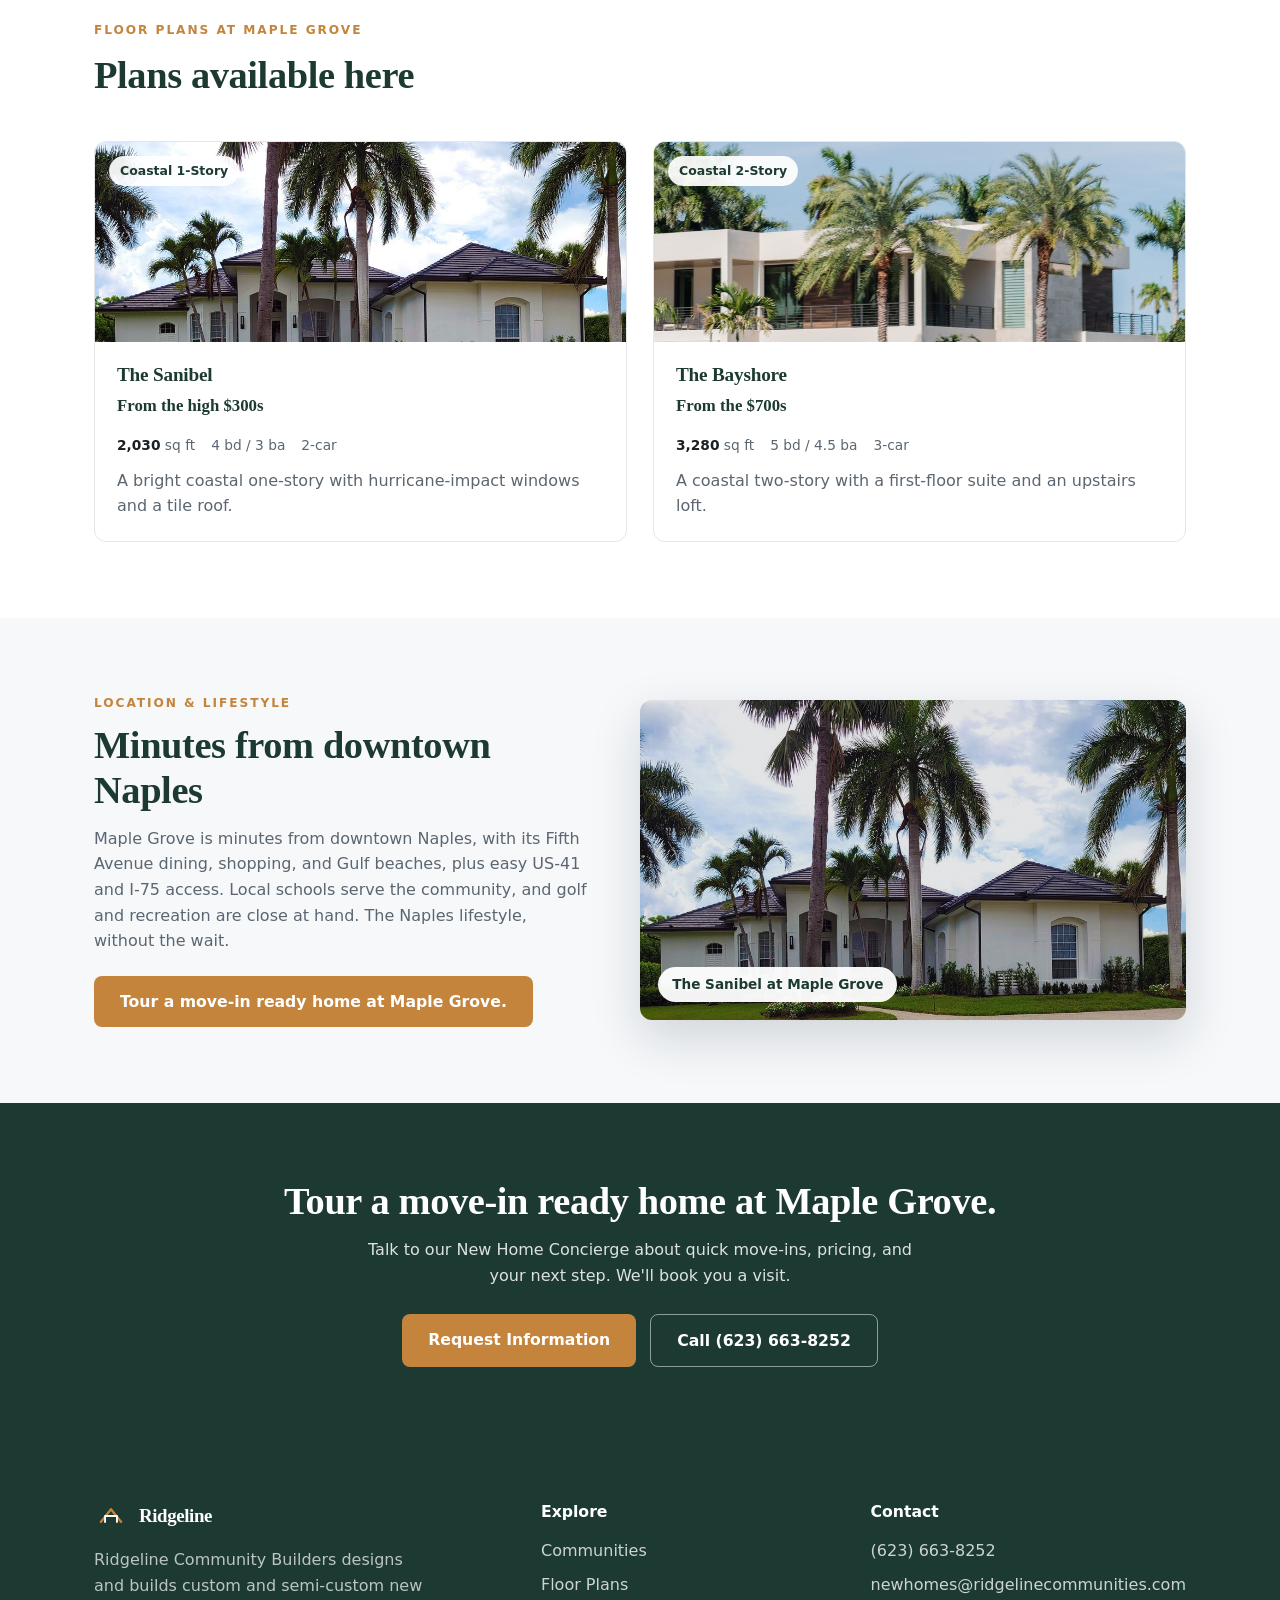
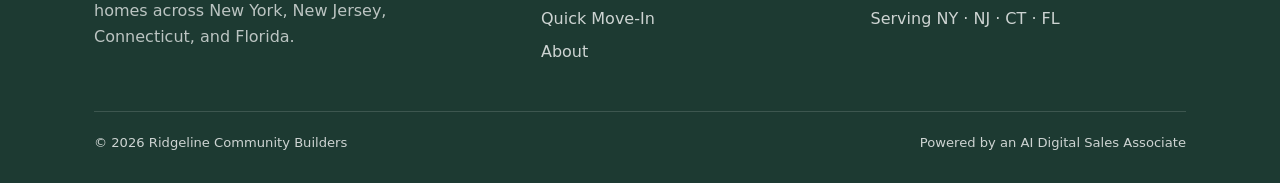
<file: community-maple-grove.html>
<!doctype html>
<html lang="en">
<head>
<meta charset="utf-8">
<meta name="viewport" content="width=device-width, initial-scale=1">
<meta name="robots" content="noindex,nofollow">
<title>Maple Grove | Ridgeline Community Builders</title>
<meta name="description" content="Maple Grove: new homes from the $700s in Naples, Collier County, FL.">
<link rel="stylesheet" href="assets/style.css">
<link rel="icon" href="data:image/svg+xml,%3Csvg xmlns='http://www.w3.org/2000/svg' viewBox='0 0 40 40'%3E%3Crect width='40' height='40' rx='9' fill='%231d3a32'/%3E%3C/svg%3E">
</head>
<body>
<header class="site"><div class="wrap">
  <a class="logo" href="index.html"><svg class="mark" viewBox="0 0 40 40" fill="none" xmlns="http://www.w3.org/2000/svg"><rect width="40" height="40" rx="9" fill="#1d3a32"/><path d="M8 27L20 12l12 15" stroke="#c4843c" stroke-width="2.6" stroke-linecap="round" stroke-linejoin="round"/><path d="M13 27V20h14v7" stroke="#fff" stroke-width="2.2" stroke-linecap="round" stroke-linejoin="round"/></svg>Ridgeline</a>
  <nav class="main"><a href="index.html">Home</a><a href="communities.html" style="color:var(--brand)">Communities</a><a href="homes.html">Floor Plans</a><a href="quick-move-in.html">Quick Move-In</a><a href="about.html">About</a><a href="contact.html">Contact</a></nav>
  <div class="nav-cta">
    <div class="nav-phone"><span>Talk to our New Home Concierge</span><a href="tel:+16236638252">(623) 663-8252</a></div>
    <a class="btn" href="contact.html">Get Started</a>
  </div>
</div></header>

<section class="hero" style="background-image:linear-gradient(135deg,rgba(29,58,50,.84),rgba(47,93,80,.66)),url('assets/img/maple-grove.jpg');background-size:cover;background-position:center"><div class="wrap" style="padding:84px 24px 92px">
  <p class="eyebrow"><a href="communities.html" style="color:rgba(255,255,255,.82)">Communities</a> &nbsp;/&nbsp; Florida</p>
  <h1>Maple Grove</h1>
  <p class="lead" style="margin-bottom:18px">Single-story and two-story homes with all-included finishes, minutes from Naples.</p>
  <div class="states"><span class="state-pill">Naples, Collier County, FL</span><span class="state-pill">From the $700s</span><span class="state-pill">2,000&ndash;3,300 sq ft</span></div>
  <div class="actions" style="margin-top:26px"><a class="btn" href="contact.html">Request Information</a><a class="btn ghost" href="tel:+16236638252">Call (623) 663-8252</a></div>
</div></section>

<section><div class="wrap">
  <div class="section-head" style="max-width:760px"><p class="eyebrow">Overview</p><h2>Move in and start enjoying Naples</h2></div>
  <p style="max-width:760px;font-size:1.08rem">Maple Grove brings single-story and two-story homes with all-included finishes to Naples, from the $700s. It is designed so you can move in, unpack, and start enjoying one of Florida&#39;s best-loved coastal towns.</p>
</div></section>

<section class="alt"><div class="wrap"><div class="media-row">
  <div>
    <p class="eyebrow" style="color:var(--accent);text-transform:uppercase;letter-spacing:.16em;font-size:.76rem;font-weight:700;margin-bottom:10px">Amenities</p>
    <h2>What&#39;s at Maple Grove</h2>
    <ul style="list-style:none;margin-top:20px;display:grid;gap:12px"><li style="display:flex;gap:11px;align-items:flex-start"><span style="color:var(--accent);font-weight:700">&#10003;</span> All-included designer finishes</li><li style="display:flex;gap:11px;align-items:flex-start"><span style="color:var(--accent);font-weight:700">&#10003;</span> Single-story and two-story options</li><li style="display:flex;gap:11px;align-items:flex-start"><span style="color:var(--accent);font-weight:700">&#10003;</span> Tile roofs and paver driveways</li><li style="display:flex;gap:11px;align-items:flex-start"><span style="color:var(--accent);font-weight:700">&#10003;</span> Hurricane-impact windows</li><li style="display:flex;gap:11px;align-items:flex-start"><span style="color:var(--accent);font-weight:700">&#10003;</span> Full appliance packages</li></ul>
  </div>
  <div class="media-box" style="background-image:linear-gradient(0deg,rgba(20,30,45,.12),rgba(20,30,45,.12)),url('assets/img/maple-grove.jpg');background-size:cover;background-position:center"><span class="tag">Maple Grove</span></div>
</div></div></section>

<section><div class="wrap">
  <div class="section-head"><p class="eyebrow">Floor Plans at Maple Grove</p><h2>Plans available here</h2></div>
  <div class="grid c2"><a class="tile" href="homes.html" style="color:inherit"><div class="ph" style="background-image:url('assets/img/sanibel.jpg');background-size:cover;background-position:center"><span>Coastal 1-Story</span></div><div class="body"><h3>The Sanibel</h3><div class="price">From the high $300s</div><div class="meta"><span><b>2,030</b> sq ft</span><span>4 bd / 3 ba</span><span>2-car</span></div><p style="margin-top:12px">A bright coastal one-story with hurricane-impact windows and a tile roof.</p></div></a><a class="tile" href="homes.html" style="color:inherit"><div class="ph" style="background-image:url('assets/img/bayshore.jpg');background-size:cover;background-position:center"><span>Coastal 2-Story</span></div><div class="body"><h3>The Bayshore</h3><div class="price">From the $700s</div><div class="meta"><span><b>3,280</b> sq ft</span><span>5 bd / 4.5 ba</span><span>3-car</span></div><p style="margin-top:12px">A coastal two-story with a first-floor suite and an upstairs loft.</p></div></a></div>
</div></section>

<section class="alt"><div class="wrap"><div class="media-row rev">
  <div>
    <p class="eyebrow" style="color:var(--accent);text-transform:uppercase;letter-spacing:.16em;font-size:.76rem;font-weight:700;margin-bottom:10px">Location &amp; Lifestyle</p>
    <h2>Minutes from downtown Naples</h2>
    <p style="margin-top:14px">Maple Grove is minutes from downtown Naples, with its Fifth Avenue dining, shopping, and Gulf beaches, plus easy US-41 and I-75 access. Local schools serve the community, and golf and recreation are close at hand. The Naples lifestyle, without the wait.</p>
    <div class="actions" style="margin-top:22px"><a class="btn" href="contact.html">Tour a move-in ready home at Maple Grove.</a></div>
  </div>
  <div class="media-box" style="background-image:linear-gradient(0deg,rgba(20,30,45,.12),rgba(20,30,45,.12)),url('assets/img/sanibel.jpg');background-size:cover;background-position:center"><span class="tag">The Sanibel at Maple Grove</span></div>
</div></div></section>

<section class="cta-band"><div class="wrap">
  <h2>Tour a move-in ready home at Maple Grove.</h2>
  <p>Talk to our New Home Concierge about quick move-ins, pricing, and your next step. We&#39;ll book you a visit.</p>
  <div class="actions" style="justify-content:center;display:flex;gap:14px;flex-wrap:wrap"><a class="btn" href="contact.html">Request Information</a><a class="btn ghost" href="tel:+16236638252" style="border-color:rgba(255,255,255,.5)">Call (623) 663-8252</a></div>
</div></section>

<footer class="site"><div class="wrap">
  <div class="cols">
    <div>
      <div class="logo"><svg class="mark" viewBox="0 0 40 40" fill="none" xmlns="http://www.w3.org/2000/svg"><rect width="40" height="40" rx="9" fill="#1d3a32"/><path d="M8 27L20 12l12 15" stroke="#c4843c" stroke-width="2.6" stroke-linecap="round" stroke-linejoin="round"/><path d="M13 27V20h14v7" stroke="#fff" stroke-width="2.2" stroke-linecap="round" stroke-linejoin="round"/></svg>Ridgeline</div>
      <p style="color:rgba(255,255,255,.7);max-width:340px">Ridgeline Community Builders designs and builds custom and semi-custom new homes across New York, New Jersey, Connecticut, and Florida.</p>
    </div>
    <div><h4>Explore</h4><a href="communities.html">Communities</a><a href="homes.html">Floor Plans</a><a href="quick-move-in.html">Quick Move-In</a><a href="about.html">About</a></div>
    <div><h4>Contact</h4>
      <a href="tel:+16236638252">(623) 663-8252</a>
      <a href="mailto:newhomes@ridgelinecommunities.com">newhomes@ridgelinecommunities.com</a>
      <a href="contact.html">Serving NY &middot; NJ &middot; CT &middot; FL</a>
    </div>
  </div>
  <div class="legal">
    <span>&copy; 2026 Ridgeline Community Builders</span>
    <span>Powered by an AI Digital Sales Associate</span>
  </div>
</div></footer>

<!-- ===== AVERY: GHL Chat Widget (ContractorOS location Pnvxm9rP62oWVOV2lQ0C, widget 6a3be5fe5ccb4c81af66426f) ===== -->
<script src="https://widgets.leadconnectorhq.com/loader.js" data-resources-url="https://widgets.leadconnectorhq.com/chat-widget/loader.js" data-widget-id="6a3be5fe5ccb4c81af66426f"></script>


</body></html>
</file>
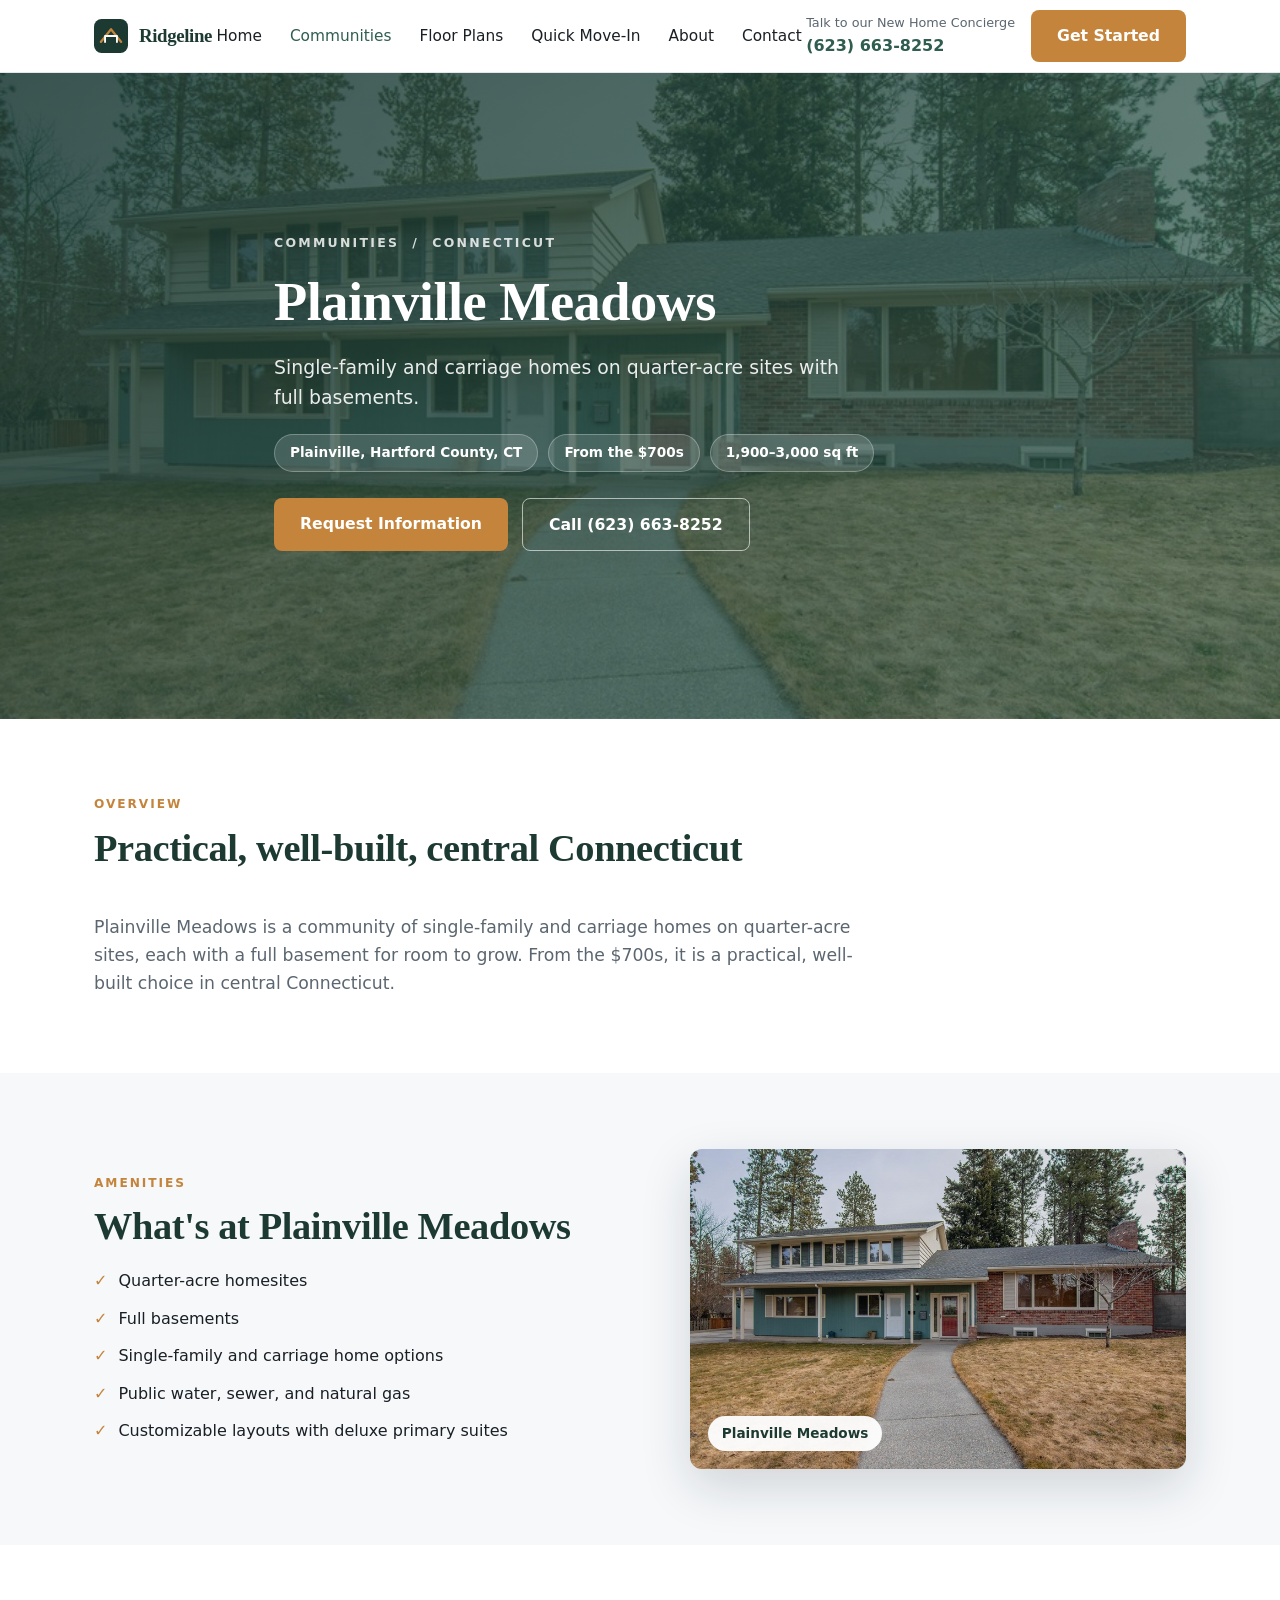
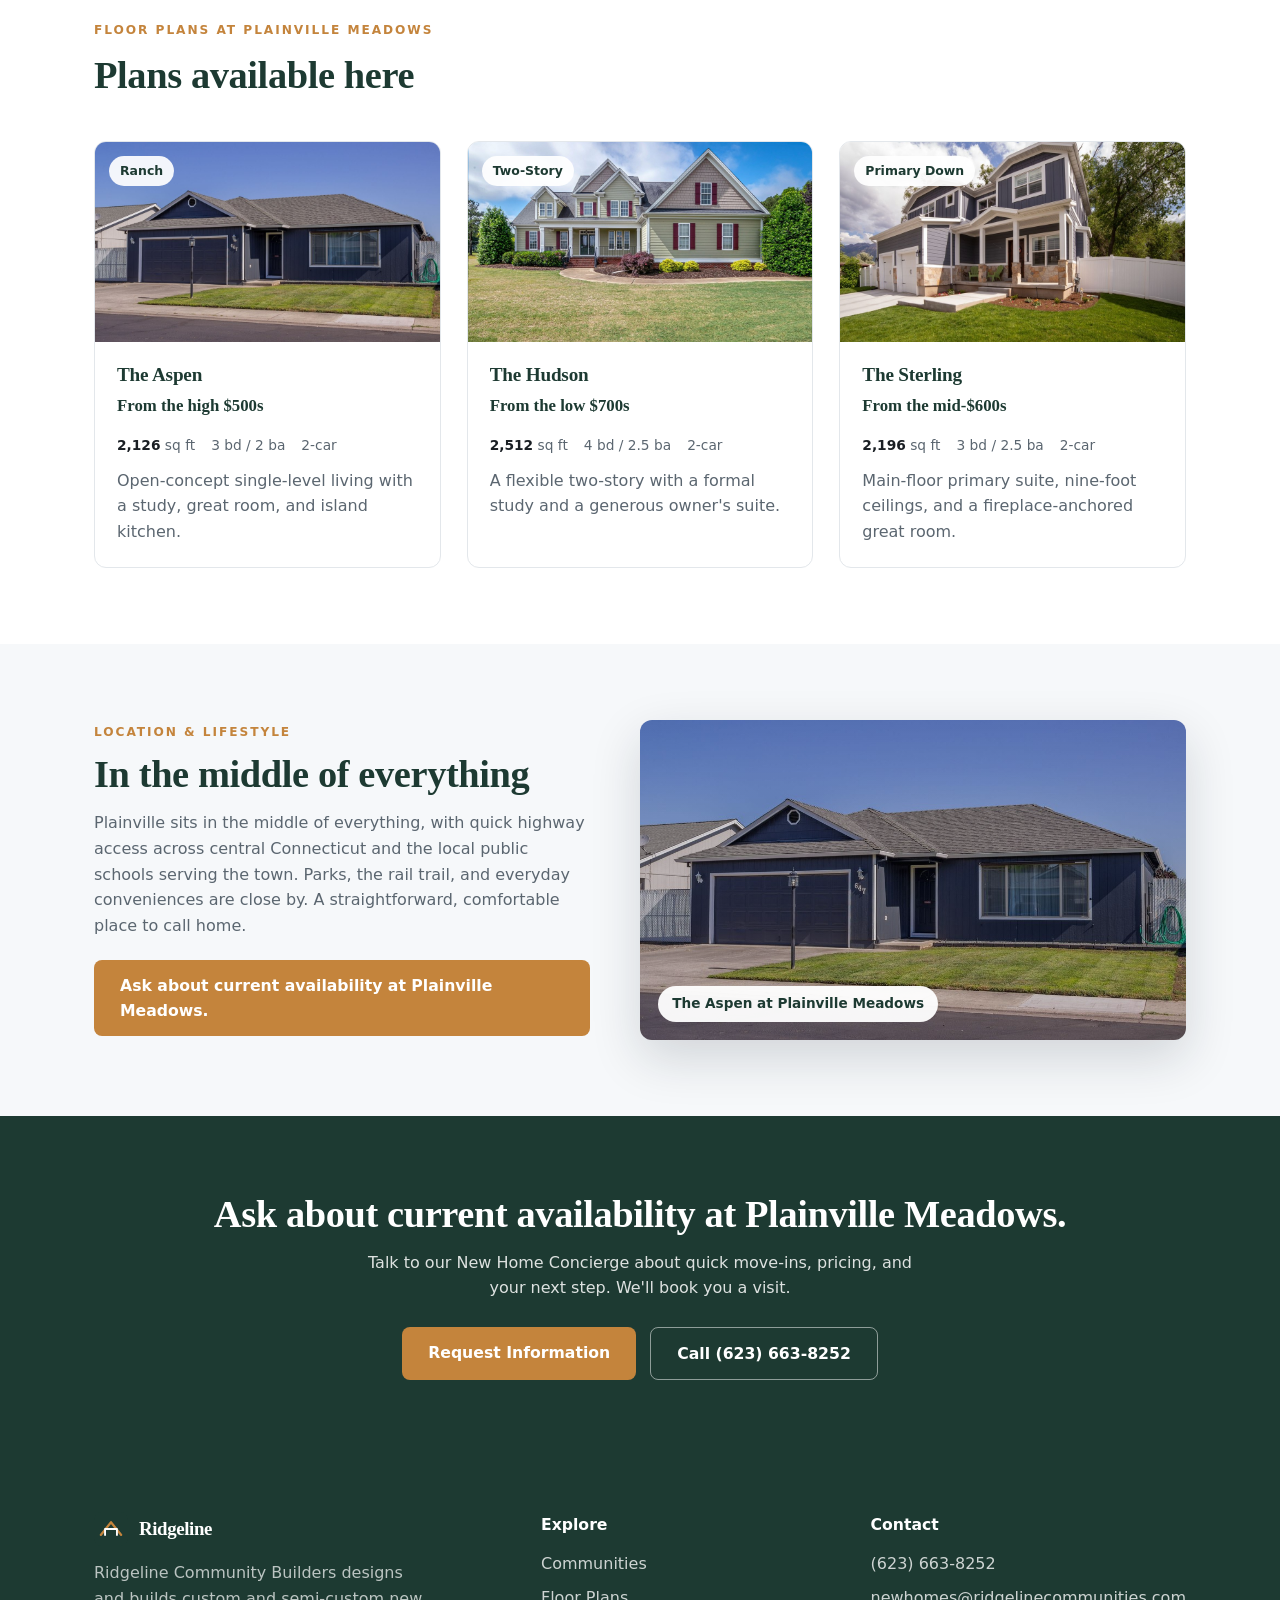
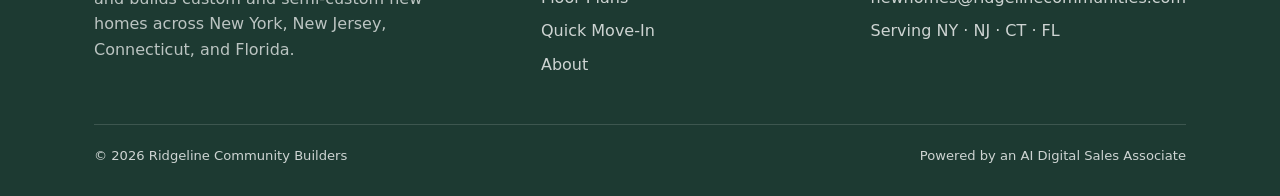
<file: community-plainville-meadows.html>
<!doctype html>
<html lang="en">
<head>
<meta charset="utf-8">
<meta name="viewport" content="width=device-width, initial-scale=1">
<meta name="robots" content="noindex,nofollow">
<title>Plainville Meadows | Ridgeline Community Builders</title>
<meta name="description" content="Plainville Meadows: new homes from the $700s in Plainville, Hartford County, CT.">
<link rel="stylesheet" href="assets/style.css">
<link rel="icon" href="data:image/svg+xml,%3Csvg xmlns='http://www.w3.org/2000/svg' viewBox='0 0 40 40'%3E%3Crect width='40' height='40' rx='9' fill='%231d3a32'/%3E%3C/svg%3E">
</head>
<body>
<header class="site"><div class="wrap">
  <a class="logo" href="index.html"><svg class="mark" viewBox="0 0 40 40" fill="none" xmlns="http://www.w3.org/2000/svg"><rect width="40" height="40" rx="9" fill="#1d3a32"/><path d="M8 27L20 12l12 15" stroke="#c4843c" stroke-width="2.6" stroke-linecap="round" stroke-linejoin="round"/><path d="M13 27V20h14v7" stroke="#fff" stroke-width="2.2" stroke-linecap="round" stroke-linejoin="round"/></svg>Ridgeline</a>
  <nav class="main"><a href="index.html">Home</a><a href="communities.html" style="color:var(--brand)">Communities</a><a href="homes.html">Floor Plans</a><a href="quick-move-in.html">Quick Move-In</a><a href="about.html">About</a><a href="contact.html">Contact</a></nav>
  <div class="nav-cta">
    <div class="nav-phone"><span>Talk to our New Home Concierge</span><a href="tel:+16236638252">(623) 663-8252</a></div>
    <a class="btn" href="contact.html">Get Started</a>
  </div>
</div></header>

<section class="hero" style="background-image:linear-gradient(135deg,rgba(29,58,50,.84),rgba(47,93,80,.66)),url('assets/img/plainville-meadows.jpg');background-size:cover;background-position:center"><div class="wrap" style="padding:84px 24px 92px">
  <p class="eyebrow"><a href="communities.html" style="color:rgba(255,255,255,.82)">Communities</a> &nbsp;/&nbsp; Connecticut</p>
  <h1>Plainville Meadows</h1>
  <p class="lead" style="margin-bottom:18px">Single-family and carriage homes on quarter-acre sites with full basements.</p>
  <div class="states"><span class="state-pill">Plainville, Hartford County, CT</span><span class="state-pill">From the $700s</span><span class="state-pill">1,900&ndash;3,000 sq ft</span></div>
  <div class="actions" style="margin-top:26px"><a class="btn" href="contact.html">Request Information</a><a class="btn ghost" href="tel:+16236638252">Call (623) 663-8252</a></div>
</div></section>

<section><div class="wrap">
  <div class="section-head" style="max-width:760px"><p class="eyebrow">Overview</p><h2>Practical, well-built, central Connecticut</h2></div>
  <p style="max-width:760px;font-size:1.08rem">Plainville Meadows is a community of single-family and carriage homes on quarter-acre sites, each with a full basement for room to grow. From the $700s, it is a practical, well-built choice in central Connecticut.</p>
</div></section>

<section class="alt"><div class="wrap"><div class="media-row">
  <div>
    <p class="eyebrow" style="color:var(--accent);text-transform:uppercase;letter-spacing:.16em;font-size:.76rem;font-weight:700;margin-bottom:10px">Amenities</p>
    <h2>What&#39;s at Plainville Meadows</h2>
    <ul style="list-style:none;margin-top:20px;display:grid;gap:12px"><li style="display:flex;gap:11px;align-items:flex-start"><span style="color:var(--accent);font-weight:700">&#10003;</span> Quarter-acre homesites</li><li style="display:flex;gap:11px;align-items:flex-start"><span style="color:var(--accent);font-weight:700">&#10003;</span> Full basements</li><li style="display:flex;gap:11px;align-items:flex-start"><span style="color:var(--accent);font-weight:700">&#10003;</span> Single-family and carriage home options</li><li style="display:flex;gap:11px;align-items:flex-start"><span style="color:var(--accent);font-weight:700">&#10003;</span> Public water, sewer, and natural gas</li><li style="display:flex;gap:11px;align-items:flex-start"><span style="color:var(--accent);font-weight:700">&#10003;</span> Customizable layouts with deluxe primary suites</li></ul>
  </div>
  <div class="media-box" style="background-image:linear-gradient(0deg,rgba(20,30,45,.12),rgba(20,30,45,.12)),url('assets/img/plainville-meadows.jpg');background-size:cover;background-position:center"><span class="tag">Plainville Meadows</span></div>
</div></div></section>

<section><div class="wrap">
  <div class="section-head"><p class="eyebrow">Floor Plans at Plainville Meadows</p><h2>Plans available here</h2></div>
  <div class="grid c3"><a class="tile" href="homes.html" style="color:inherit"><div class="ph" style="background-image:url('assets/img/aspen.jpg');background-size:cover;background-position:center"><span>Ranch</span></div><div class="body"><h3>The Aspen</h3><div class="price">From the high $500s</div><div class="meta"><span><b>2,126</b> sq ft</span><span>3 bd / 2 ba</span><span>2-car</span></div><p style="margin-top:12px">Open-concept single-level living with a study, great room, and island kitchen.</p></div></a><a class="tile" href="homes.html" style="color:inherit"><div class="ph" style="background-image:url('assets/img/hudson.jpg');background-size:cover;background-position:center"><span>Two-Story</span></div><div class="body"><h3>The Hudson</h3><div class="price">From the low $700s</div><div class="meta"><span><b>2,512</b> sq ft</span><span>4 bd / 2.5 ba</span><span>2-car</span></div><p style="margin-top:12px">A flexible two-story with a formal study and a generous owner&#39;s suite.</p></div></a><a class="tile" href="homes.html" style="color:inherit"><div class="ph" style="background-image:url('assets/img/sterling.jpg');background-size:cover;background-position:center"><span>Primary Down</span></div><div class="body"><h3>The Sterling</h3><div class="price">From the mid-$600s</div><div class="meta"><span><b>2,196</b> sq ft</span><span>3 bd / 2.5 ba</span><span>2-car</span></div><p style="margin-top:12px">Main-floor primary suite, nine-foot ceilings, and a fireplace-anchored great room.</p></div></a></div>
</div></section>

<section class="alt"><div class="wrap"><div class="media-row rev">
  <div>
    <p class="eyebrow" style="color:var(--accent);text-transform:uppercase;letter-spacing:.16em;font-size:.76rem;font-weight:700;margin-bottom:10px">Location &amp; Lifestyle</p>
    <h2>In the middle of everything</h2>
    <p style="margin-top:14px">Plainville sits in the middle of everything, with quick highway access across central Connecticut and the local public schools serving the town. Parks, the rail trail, and everyday conveniences are close by. A straightforward, comfortable place to call home.</p>
    <div class="actions" style="margin-top:22px"><a class="btn" href="contact.html">Ask about current availability at Plainville Meadows.</a></div>
  </div>
  <div class="media-box" style="background-image:linear-gradient(0deg,rgba(20,30,45,.12),rgba(20,30,45,.12)),url('assets/img/aspen.jpg');background-size:cover;background-position:center"><span class="tag">The Aspen at Plainville Meadows</span></div>
</div></div></section>

<section class="cta-band"><div class="wrap">
  <h2>Ask about current availability at Plainville Meadows.</h2>
  <p>Talk to our New Home Concierge about quick move-ins, pricing, and your next step. We&#39;ll book you a visit.</p>
  <div class="actions" style="justify-content:center;display:flex;gap:14px;flex-wrap:wrap"><a class="btn" href="contact.html">Request Information</a><a class="btn ghost" href="tel:+16236638252" style="border-color:rgba(255,255,255,.5)">Call (623) 663-8252</a></div>
</div></section>

<footer class="site"><div class="wrap">
  <div class="cols">
    <div>
      <div class="logo"><svg class="mark" viewBox="0 0 40 40" fill="none" xmlns="http://www.w3.org/2000/svg"><rect width="40" height="40" rx="9" fill="#1d3a32"/><path d="M8 27L20 12l12 15" stroke="#c4843c" stroke-width="2.6" stroke-linecap="round" stroke-linejoin="round"/><path d="M13 27V20h14v7" stroke="#fff" stroke-width="2.2" stroke-linecap="round" stroke-linejoin="round"/></svg>Ridgeline</div>
      <p style="color:rgba(255,255,255,.7);max-width:340px">Ridgeline Community Builders designs and builds custom and semi-custom new homes across New York, New Jersey, Connecticut, and Florida.</p>
    </div>
    <div><h4>Explore</h4><a href="communities.html">Communities</a><a href="homes.html">Floor Plans</a><a href="quick-move-in.html">Quick Move-In</a><a href="about.html">About</a></div>
    <div><h4>Contact</h4>
      <a href="tel:+16236638252">(623) 663-8252</a>
      <a href="mailto:newhomes@ridgelinecommunities.com">newhomes@ridgelinecommunities.com</a>
      <a href="contact.html">Serving NY &middot; NJ &middot; CT &middot; FL</a>
    </div>
  </div>
  <div class="legal">
    <span>&copy; 2026 Ridgeline Community Builders</span>
    <span>Powered by an AI Digital Sales Associate</span>
  </div>
</div></footer>

<!-- ===== AVERY: GHL Chat Widget (ContractorOS location Pnvxm9rP62oWVOV2lQ0C, widget 6a3be5fe5ccb4c81af66426f) ===== -->
<script src="https://widgets.leadconnectorhq.com/loader.js" data-resources-url="https://widgets.leadconnectorhq.com/chat-widget/loader.js" data-widget-id="6a3be5fe5ccb4c81af66426f"></script>


</body></html>
</file>
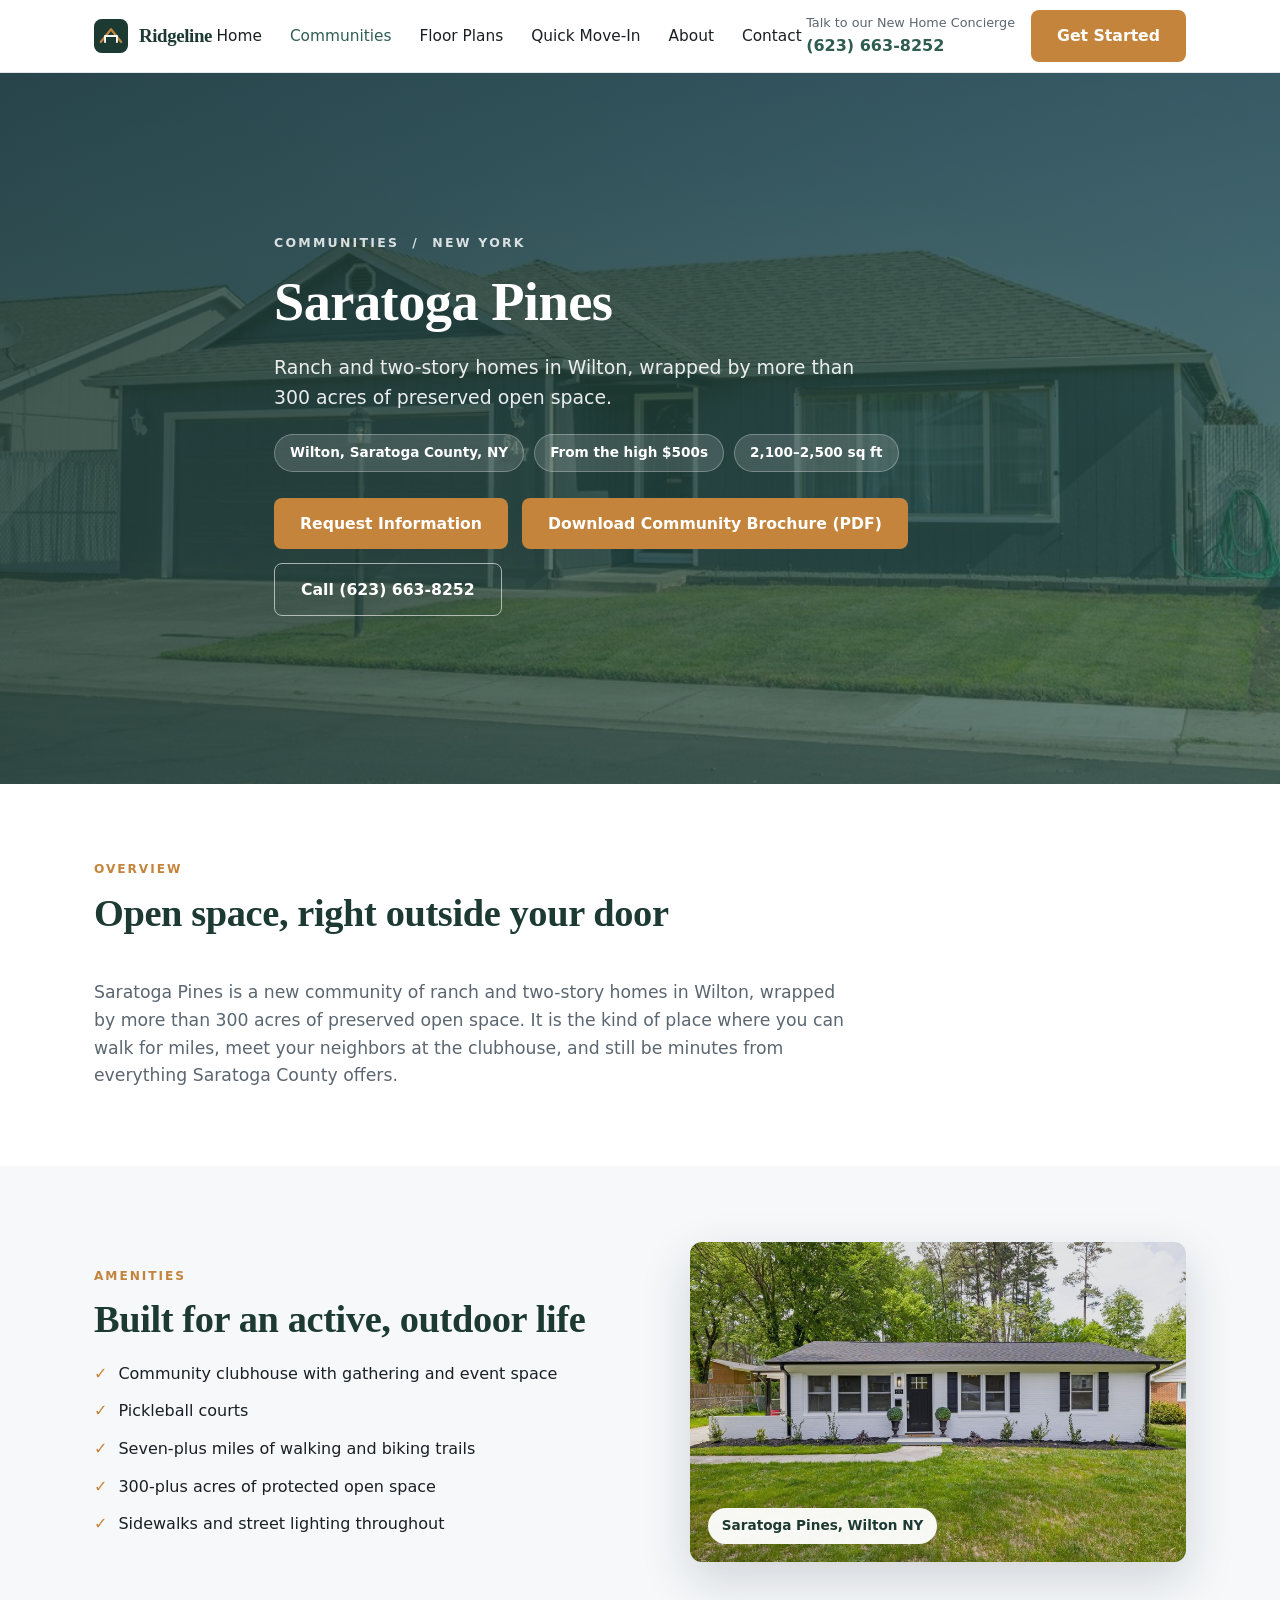
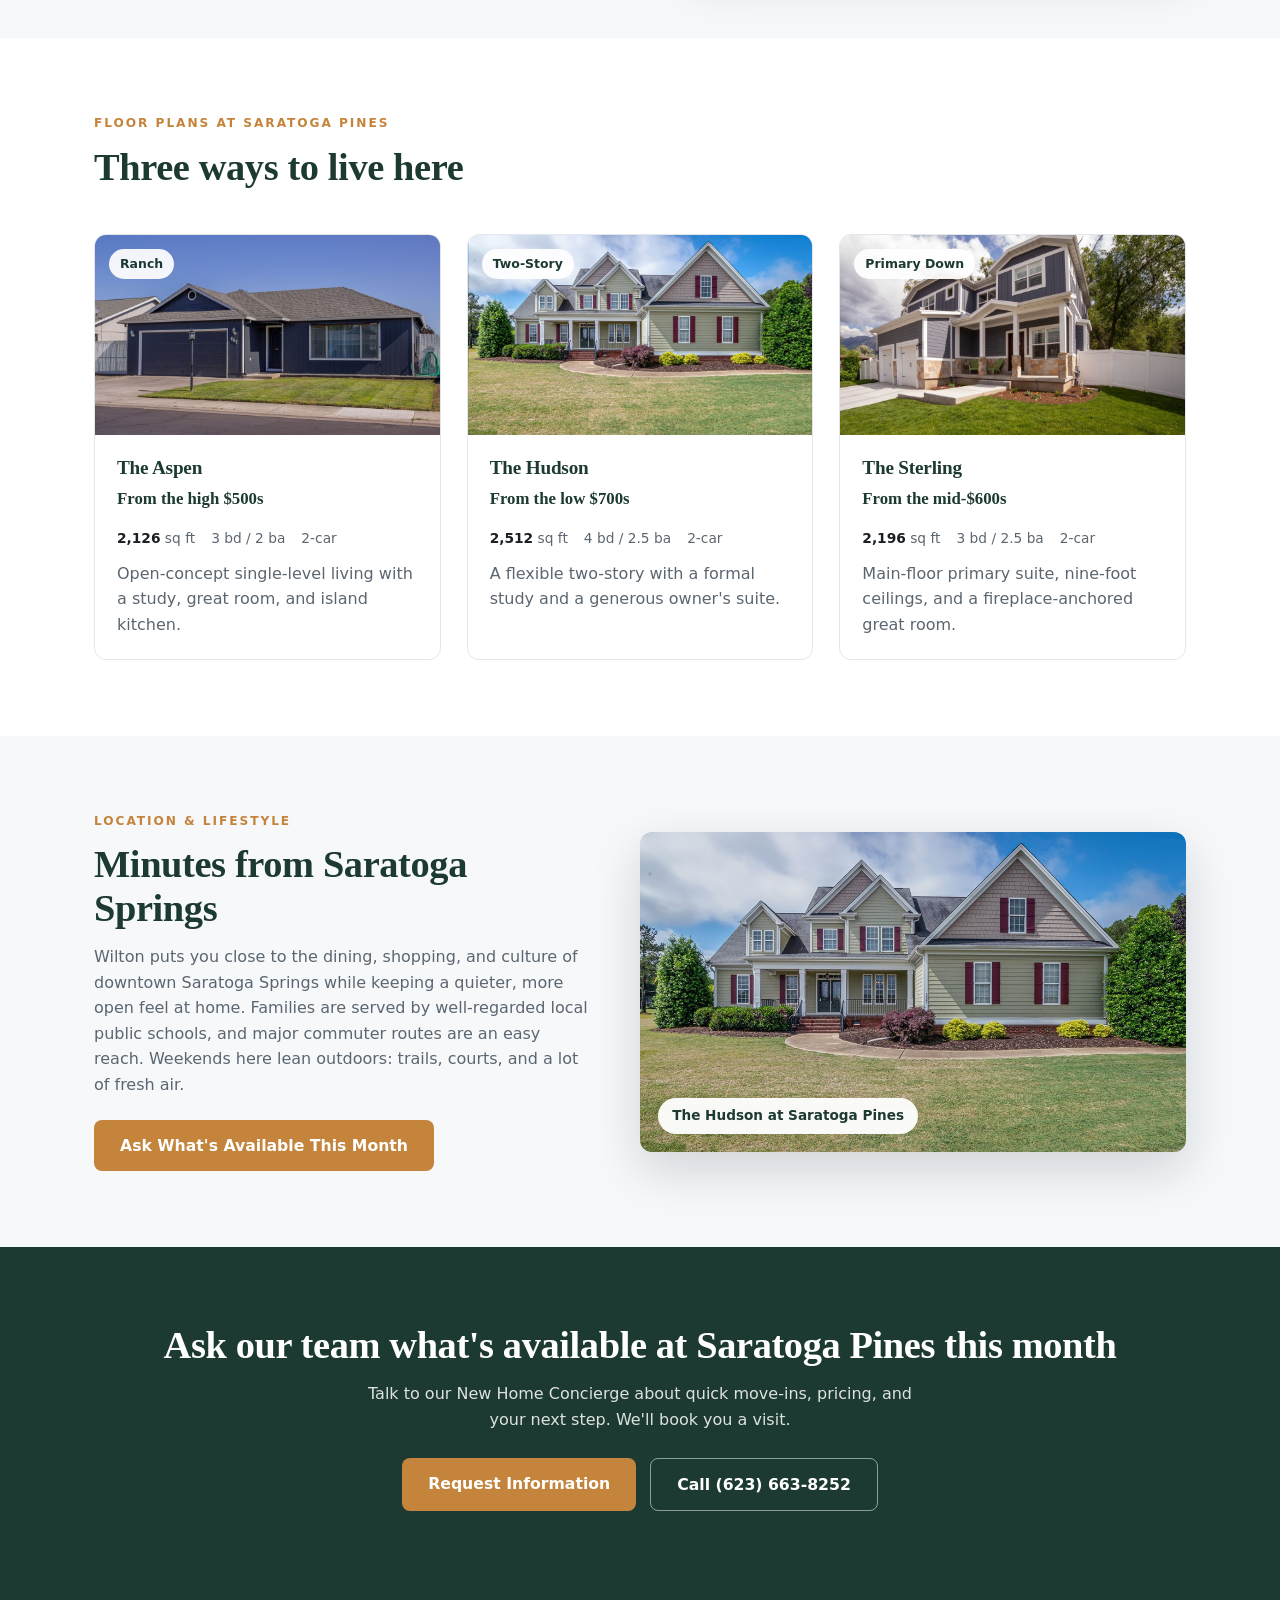
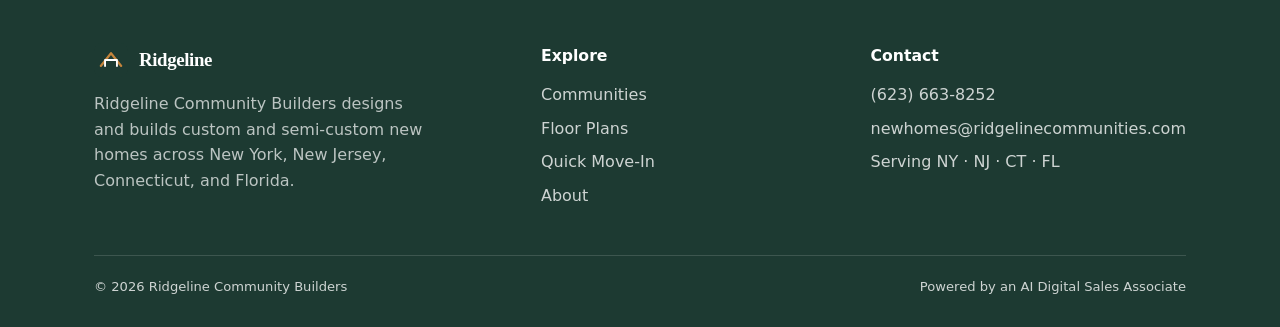
<file: community-saratoga-pines.html>
<!doctype html>
<html lang="en">
<head>
<meta charset="utf-8">
<meta name="viewport" content="width=device-width, initial-scale=1">
<meta name="robots" content="noindex,nofollow">
<title>Saratoga Pines | Ridgeline Community Builders</title>
<meta name="description" content="Saratoga Pines: new ranch and two-story homes from the high $500s in Wilton, Saratoga County, NY, with a clubhouse, pickleball, and seven miles of trails.">
<link rel="stylesheet" href="assets/style.css">
<link rel="icon" href="data:image/svg+xml,%3Csvg xmlns='http://www.w3.org/2000/svg' viewBox='0 0 40 40'%3E%3Crect width='40' height='40' rx='9' fill='%231d3a32'/%3E%3C/svg%3E">
</head>
<body>

<header class="site"><div class="wrap">
  <a class="logo" href="index.html"><svg class="mark" viewBox="0 0 40 40" fill="none" xmlns="http://www.w3.org/2000/svg"><rect width="40" height="40" rx="9" fill="#1d3a32"/><path d="M8 27L20 12l12 15" stroke="#c4843c" stroke-width="2.6" stroke-linecap="round" stroke-linejoin="round"/><path d="M13 27V20h14v7" stroke="#fff" stroke-width="2.2" stroke-linecap="round" stroke-linejoin="round"/></svg>Ridgeline</a>
  <nav class="main"><a href="index.html">Home</a><a href="communities.html" style="color:var(--brand)">Communities</a><a href="homes.html">Floor Plans</a><a href="quick-move-in.html">Quick Move-In</a><a href="about.html">About</a><a href="contact.html">Contact</a></nav>
  <div class="nav-cta">
    <div class="nav-phone"><span>Talk to our New Home Concierge</span><a href="tel:+16236638252">(623) 663-8252</a></div>
    <a class="btn" href="contact.html">Get Started</a>
  </div>
</div></header>

<!-- COMMUNITY HERO -->
<section class="hero" style="background-image:linear-gradient(135deg,rgba(29,58,50,.84),rgba(47,93,80,.66)),url('assets/img/aspen.jpg');background-size:cover;background-position:center"><div class="wrap" style="padding:84px 24px 92px">
  <p class="eyebrow"><a href="communities.html" style="color:rgba(255,255,255,.82)">Communities</a> &nbsp;/&nbsp; New York</p>
  <h1>Saratoga Pines</h1>
  <p class="lead" style="margin-bottom:18px">Ranch and two-story homes in Wilton, wrapped by more than 300 acres of preserved open space.</p>
  <div class="states">
    <span class="state-pill">Wilton, Saratoga County, NY</span>
    <span class="state-pill">From the high $500s</span>
    <span class="state-pill">2,100&ndash;2,500 sq ft</span>
  </div>
  <div class="actions" style="margin-top:26px">
    <a class="btn" href="contact.html">Request Information</a>
    <a class="btn" href="assets/brochures/Ridgeline-Community-SaratogaPines.pdf" target="_blank" rel="noopener">Download Community Brochure (PDF)</a><a class="btn ghost" href="tel:+16236638252">Call (623) 663-8252</a>
  </div>
</div></section>

<!-- OVERVIEW -->
<section><div class="wrap">
  <div class="section-head" style="max-width:760px"><p class="eyebrow">Overview</p><h2>Open space, right outside your door</h2></div>
  <p style="max-width:760px;font-size:1.08rem">Saratoga Pines is a new community of ranch and two-story homes in Wilton, wrapped by more than 300 acres of preserved open space. It is the kind of place where you can walk for miles, meet your neighbors at the clubhouse, and still be minutes from everything Saratoga County offers.</p>
</div></section>

<!-- AMENITIES -->
<section class="alt"><div class="wrap"><div class="media-row">
  <div>
    <p class="eyebrow" style="color:var(--accent);text-transform:uppercase;letter-spacing:.16em;font-size:.76rem;font-weight:700;margin-bottom:10px">Amenities</p>
    <h2>Built for an active, outdoor life</h2>
    <ul style="list-style:none;margin-top:20px;display:grid;gap:12px">
      <li style="display:flex;gap:11px;align-items:flex-start"><span style="color:var(--accent);font-weight:700">&#10003;</span> Community clubhouse with gathering and event space</li>
      <li style="display:flex;gap:11px;align-items:flex-start"><span style="color:var(--accent);font-weight:700">&#10003;</span> Pickleball courts</li>
      <li style="display:flex;gap:11px;align-items:flex-start"><span style="color:var(--accent);font-weight:700">&#10003;</span> Seven-plus miles of walking and biking trails</li>
      <li style="display:flex;gap:11px;align-items:flex-start"><span style="color:var(--accent);font-weight:700">&#10003;</span> 300-plus acres of protected open space</li>
      <li style="display:flex;gap:11px;align-items:flex-start"><span style="color:var(--accent);font-weight:700">&#10003;</span> Sidewalks and street lighting throughout</li>
    </ul>
  </div>
  <div class="media-box" style="background-image:linear-gradient(0deg,rgba(20,30,45,.12),rgba(20,30,45,.12)),url('assets/img/saratoga-pines.jpg');background-size:cover;background-position:center"><span class="tag">Saratoga Pines, Wilton NY</span></div>
</div></div></section>

<!-- FLOOR PLANS OFFERED -->
<section><div class="wrap">
  <div class="section-head"><p class="eyebrow">Floor Plans at Saratoga Pines</p><h2>Three ways to live here</h2></div>
  <div class="grid c3">
    <a class="tile" href="homes.html" style="color:inherit"><div class="ph" style="background-image:url('assets/img/aspen.jpg');background-size:cover;background-position:center"><span>Ranch</span></div><div class="body"><h3>The Aspen</h3><div class="price">From the high $500s</div><div class="meta"><span><b>2,126</b> sq ft</span><span>3 bd / 2 ba</span><span>2-car</span></div><p style="margin-top:12px">Open-concept single-level living with a study, great room, and island kitchen.</p></div></a>
    <a class="tile" href="homes.html" style="color:inherit"><div class="ph" style="background-image:url('assets/img/hudson.jpg');background-size:cover;background-position:center"><span>Two-Story</span></div><div class="body"><h3>The Hudson</h3><div class="price">From the low $700s</div><div class="meta"><span><b>2,512</b> sq ft</span><span>4 bd / 2.5 ba</span><span>2-car</span></div><p style="margin-top:12px">A flexible two-story with a formal study and a generous owner's suite.</p></div></a>
    <a class="tile" href="homes.html" style="color:inherit"><div class="ph" style="background-image:url('assets/img/sterling.jpg');background-size:cover;background-position:center"><span>Primary Down</span></div><div class="body"><h3>The Sterling</h3><div class="price">From the mid-$600s</div><div class="meta"><span><b>2,196</b> sq ft</span><span>3 bd / 2.5 ba</span><span>2-car</span></div><p style="margin-top:12px">Main-floor primary suite, nine-foot ceilings, and a fireplace-anchored great room.</p></div></a>
  </div>
</div></section>

<!-- LOCATION & LIFESTYLE -->
<section class="alt"><div class="wrap"><div class="media-row rev">
  <div>
    <p class="eyebrow" style="color:var(--accent);text-transform:uppercase;letter-spacing:.16em;font-size:.76rem;font-weight:700;margin-bottom:10px">Location &amp; Lifestyle</p>
    <h2>Minutes from Saratoga Springs</h2>
    <p style="margin-top:14px">Wilton puts you close to the dining, shopping, and culture of downtown Saratoga Springs while keeping a quieter, more open feel at home. Families are served by well-regarded local public schools, and major commuter routes are an easy reach. Weekends here lean outdoors: trails, courts, and a lot of fresh air.</p>
    <div class="actions" style="margin-top:22px"><a class="btn" href="contact.html">Ask What's Available This Month</a></div>
  </div>
  <div class="media-box" style="background-image:linear-gradient(0deg,rgba(20,30,45,.12),rgba(20,30,45,.12)),url('assets/img/hudson.jpg');background-size:cover;background-position:center"><span class="tag">The Hudson at Saratoga Pines</span></div>
</div></div></section>

<!-- CTA BAND -->
<section class="cta-band"><div class="wrap">
  <h2>Ask our team what's available at Saratoga Pines this month</h2>
  <p>Talk to our New Home Concierge about quick move-ins, pricing, and your next step. We'll book you a visit.</p>
  <div class="actions" style="justify-content:center;display:flex;gap:14px;flex-wrap:wrap">
    <a class="btn" href="contact.html">Request Information</a>
    <a class="btn ghost" href="tel:+16236638252" style="border-color:rgba(255,255,255,.5)">Call (623) 663-8252</a>
  </div>
</div></section>

<footer class="site"><div class="wrap">
  <div class="cols">
    <div>
      <div class="logo"><svg class="mark" viewBox="0 0 40 40" fill="none" xmlns="http://www.w3.org/2000/svg"><rect width="40" height="40" rx="9" fill="#1d3a32"/><path d="M8 27L20 12l12 15" stroke="#c4843c" stroke-width="2.6" stroke-linecap="round" stroke-linejoin="round"/><path d="M13 27V20h14v7" stroke="#fff" stroke-width="2.2" stroke-linecap="round" stroke-linejoin="round"/></svg>Ridgeline</div>
      <p style="color:rgba(255,255,255,.7);max-width:340px">Ridgeline Community Builders designs and builds custom and semi-custom new homes across New York, New Jersey, Connecticut, and Florida.</p>
    </div>
    <div><h4>Explore</h4><a href="communities.html">Communities</a><a href="homes.html">Floor Plans</a><a href="quick-move-in.html">Quick Move-In</a><a href="about.html">About</a></div>
    <div><h4>Contact</h4>
      <a href="tel:+16236638252">(623) 663-8252</a>
      <a href="mailto:newhomes@ridgelinecommunities.com">newhomes@ridgelinecommunities.com</a>
      <a href="contact.html">Serving NY &middot; NJ &middot; CT &middot; FL</a>
    </div>
  </div>
  <div class="legal">
    <span>&copy; 2026 Ridgeline Community Builders</span>
    <span>Powered by an AI Digital Sales Associate</span>
  </div>
</div></footer>

<!-- ===== AVERY: GHL Chat Widget (ContractorOS location Pnvxm9rP62oWVOV2lQ0C, widget 6a3be5fe5ccb4c81af66426f) ===== -->
<script src="https://widgets.leadconnectorhq.com/loader.js" data-resources-url="https://widgets.leadconnectorhq.com/chat-widget/loader.js" data-widget-id="6a3be5fe5ccb4c81af66426f"></script>


</body></html>
</file>
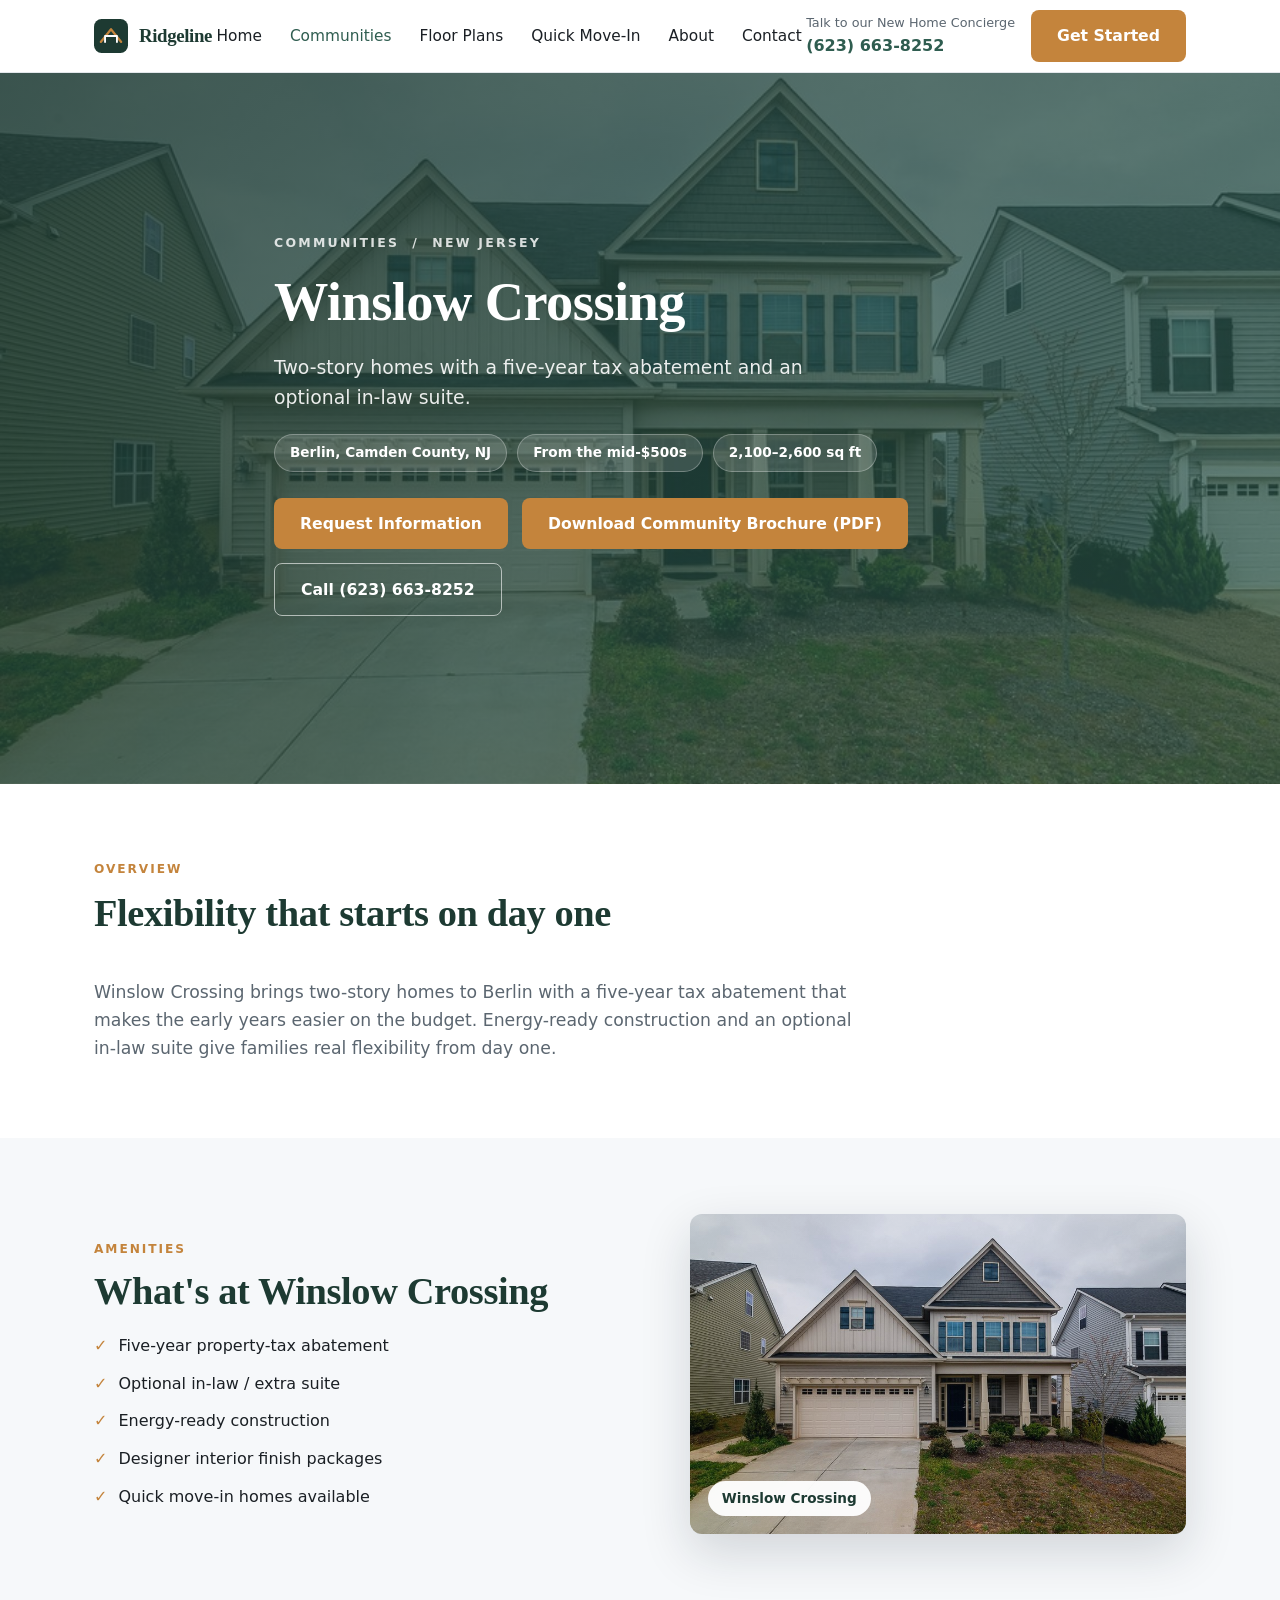
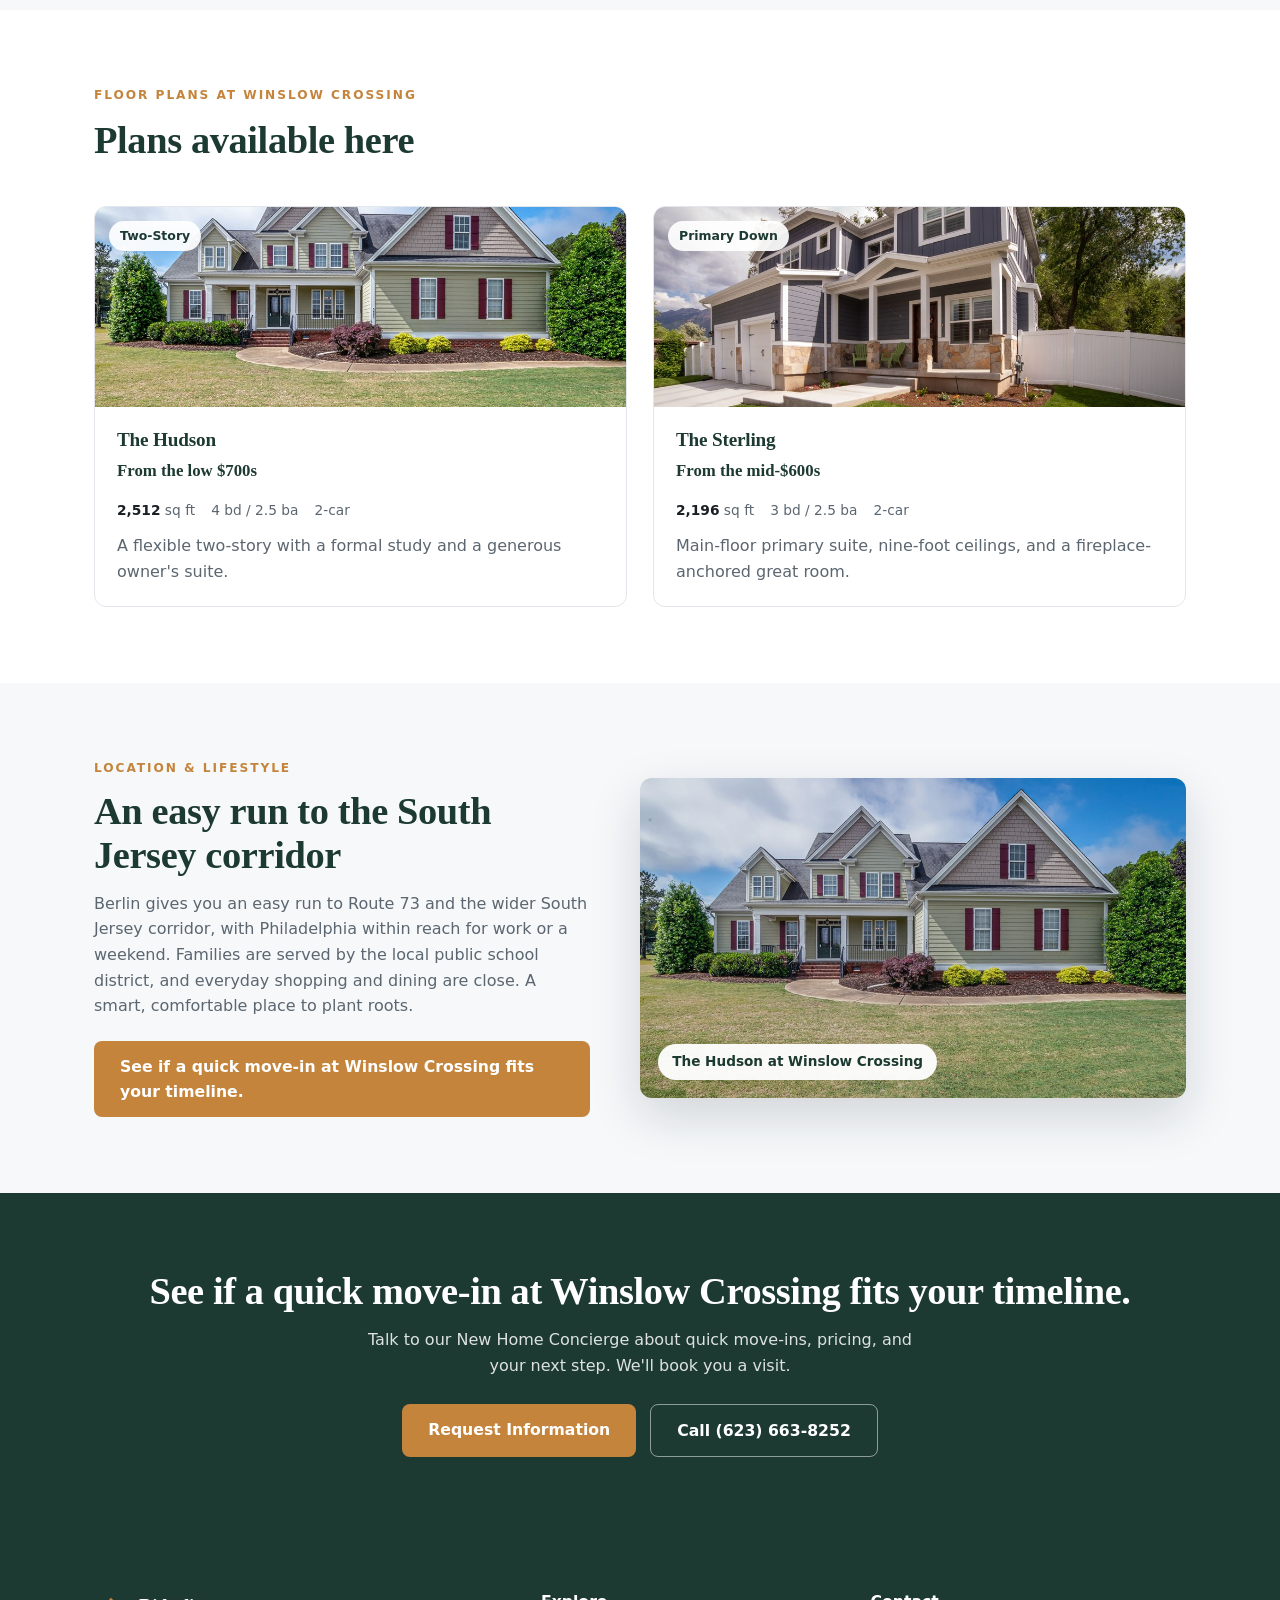
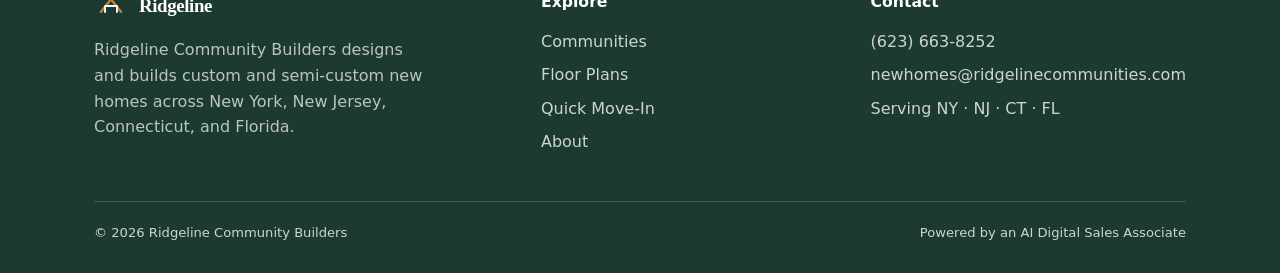
<file: community-winslow-crossing.html>
<!doctype html>
<html lang="en">
<head>
<meta charset="utf-8">
<meta name="viewport" content="width=device-width, initial-scale=1">
<meta name="robots" content="noindex,nofollow">
<title>Winslow Crossing | Ridgeline Community Builders</title>
<meta name="description" content="Winslow Crossing: new homes from the mid-$500s in Berlin, Camden County, NJ.">
<link rel="stylesheet" href="assets/style.css">
<link rel="icon" href="data:image/svg+xml,%3Csvg xmlns='http://www.w3.org/2000/svg' viewBox='0 0 40 40'%3E%3Crect width='40' height='40' rx='9' fill='%231d3a32'/%3E%3C/svg%3E">
</head>
<body>
<header class="site"><div class="wrap">
  <a class="logo" href="index.html"><svg class="mark" viewBox="0 0 40 40" fill="none" xmlns="http://www.w3.org/2000/svg"><rect width="40" height="40" rx="9" fill="#1d3a32"/><path d="M8 27L20 12l12 15" stroke="#c4843c" stroke-width="2.6" stroke-linecap="round" stroke-linejoin="round"/><path d="M13 27V20h14v7" stroke="#fff" stroke-width="2.2" stroke-linecap="round" stroke-linejoin="round"/></svg>Ridgeline</a>
  <nav class="main"><a href="index.html">Home</a><a href="communities.html" style="color:var(--brand)">Communities</a><a href="homes.html">Floor Plans</a><a href="quick-move-in.html">Quick Move-In</a><a href="about.html">About</a><a href="contact.html">Contact</a></nav>
  <div class="nav-cta">
    <div class="nav-phone"><span>Talk to our New Home Concierge</span><a href="tel:+16236638252">(623) 663-8252</a></div>
    <a class="btn" href="contact.html">Get Started</a>
  </div>
</div></header>

<section class="hero" style="background-image:linear-gradient(135deg,rgba(29,58,50,.84),rgba(47,93,80,.66)),url('assets/img/winslow-crossing.jpg');background-size:cover;background-position:center"><div class="wrap" style="padding:84px 24px 92px">
  <p class="eyebrow"><a href="communities.html" style="color:rgba(255,255,255,.82)">Communities</a> &nbsp;/&nbsp; New Jersey</p>
  <h1>Winslow Crossing</h1>
  <p class="lead" style="margin-bottom:18px">Two-story homes with a five-year tax abatement and an optional in-law suite.</p>
  <div class="states"><span class="state-pill">Berlin, Camden County, NJ</span><span class="state-pill">From the mid-$500s</span><span class="state-pill">2,100&ndash;2,600 sq ft</span></div>
  <div class="actions" style="margin-top:26px"><a class="btn" href="contact.html">Request Information</a><a class="btn" href="assets/brochures/Ridgeline-Community-WinslowCrossing.pdf" target="_blank" rel="noopener">Download Community Brochure (PDF)</a><a class="btn ghost" href="tel:+16236638252">Call (623) 663-8252</a></div>
</div></section>

<section><div class="wrap">
  <div class="section-head" style="max-width:760px"><p class="eyebrow">Overview</p><h2>Flexibility that starts on day one</h2></div>
  <p style="max-width:760px;font-size:1.08rem">Winslow Crossing brings two-story homes to Berlin with a five-year tax abatement that makes the early years easier on the budget. Energy-ready construction and an optional in-law suite give families real flexibility from day one.</p>
</div></section>

<section class="alt"><div class="wrap"><div class="media-row">
  <div>
    <p class="eyebrow" style="color:var(--accent);text-transform:uppercase;letter-spacing:.16em;font-size:.76rem;font-weight:700;margin-bottom:10px">Amenities</p>
    <h2>What&#39;s at Winslow Crossing</h2>
    <ul style="list-style:none;margin-top:20px;display:grid;gap:12px"><li style="display:flex;gap:11px;align-items:flex-start"><span style="color:var(--accent);font-weight:700">&#10003;</span> Five-year property-tax abatement</li><li style="display:flex;gap:11px;align-items:flex-start"><span style="color:var(--accent);font-weight:700">&#10003;</span> Optional in-law / extra suite</li><li style="display:flex;gap:11px;align-items:flex-start"><span style="color:var(--accent);font-weight:700">&#10003;</span> Energy-ready construction</li><li style="display:flex;gap:11px;align-items:flex-start"><span style="color:var(--accent);font-weight:700">&#10003;</span> Designer interior finish packages</li><li style="display:flex;gap:11px;align-items:flex-start"><span style="color:var(--accent);font-weight:700">&#10003;</span> Quick move-in homes available</li></ul>
  </div>
  <div class="media-box" style="background-image:linear-gradient(0deg,rgba(20,30,45,.12),rgba(20,30,45,.12)),url('assets/img/winslow-crossing.jpg');background-size:cover;background-position:center"><span class="tag">Winslow Crossing</span></div>
</div></div></section>

<section><div class="wrap">
  <div class="section-head"><p class="eyebrow">Floor Plans at Winslow Crossing</p><h2>Plans available here</h2></div>
  <div class="grid c2"><a class="tile" href="homes.html" style="color:inherit"><div class="ph" style="background-image:url('assets/img/hudson.jpg');background-size:cover;background-position:center"><span>Two-Story</span></div><div class="body"><h3>The Hudson</h3><div class="price">From the low $700s</div><div class="meta"><span><b>2,512</b> sq ft</span><span>4 bd / 2.5 ba</span><span>2-car</span></div><p style="margin-top:12px">A flexible two-story with a formal study and a generous owner&#39;s suite.</p></div></a><a class="tile" href="homes.html" style="color:inherit"><div class="ph" style="background-image:url('assets/img/sterling.jpg');background-size:cover;background-position:center"><span>Primary Down</span></div><div class="body"><h3>The Sterling</h3><div class="price">From the mid-$600s</div><div class="meta"><span><b>2,196</b> sq ft</span><span>3 bd / 2.5 ba</span><span>2-car</span></div><p style="margin-top:12px">Main-floor primary suite, nine-foot ceilings, and a fireplace-anchored great room.</p></div></a></div>
</div></section>

<section class="alt"><div class="wrap"><div class="media-row rev">
  <div>
    <p class="eyebrow" style="color:var(--accent);text-transform:uppercase;letter-spacing:.16em;font-size:.76rem;font-weight:700;margin-bottom:10px">Location &amp; Lifestyle</p>
    <h2>An easy run to the South Jersey corridor</h2>
    <p style="margin-top:14px">Berlin gives you an easy run to Route 73 and the wider South Jersey corridor, with Philadelphia within reach for work or a weekend. Families are served by the local public school district, and everyday shopping and dining are close. A smart, comfortable place to plant roots.</p>
    <div class="actions" style="margin-top:22px"><a class="btn" href="contact.html">See if a quick move-in at Winslow Crossing fits your timeline.</a></div>
  </div>
  <div class="media-box" style="background-image:linear-gradient(0deg,rgba(20,30,45,.12),rgba(20,30,45,.12)),url('assets/img/hudson.jpg');background-size:cover;background-position:center"><span class="tag">The Hudson at Winslow Crossing</span></div>
</div></div></section>

<section class="cta-band"><div class="wrap">
  <h2>See if a quick move-in at Winslow Crossing fits your timeline.</h2>
  <p>Talk to our New Home Concierge about quick move-ins, pricing, and your next step. We&#39;ll book you a visit.</p>
  <div class="actions" style="justify-content:center;display:flex;gap:14px;flex-wrap:wrap"><a class="btn" href="contact.html">Request Information</a><a class="btn ghost" href="tel:+16236638252" style="border-color:rgba(255,255,255,.5)">Call (623) 663-8252</a></div>
</div></section>

<footer class="site"><div class="wrap">
  <div class="cols">
    <div>
      <div class="logo"><svg class="mark" viewBox="0 0 40 40" fill="none" xmlns="http://www.w3.org/2000/svg"><rect width="40" height="40" rx="9" fill="#1d3a32"/><path d="M8 27L20 12l12 15" stroke="#c4843c" stroke-width="2.6" stroke-linecap="round" stroke-linejoin="round"/><path d="M13 27V20h14v7" stroke="#fff" stroke-width="2.2" stroke-linecap="round" stroke-linejoin="round"/></svg>Ridgeline</div>
      <p style="color:rgba(255,255,255,.7);max-width:340px">Ridgeline Community Builders designs and builds custom and semi-custom new homes across New York, New Jersey, Connecticut, and Florida.</p>
    </div>
    <div><h4>Explore</h4><a href="communities.html">Communities</a><a href="homes.html">Floor Plans</a><a href="quick-move-in.html">Quick Move-In</a><a href="about.html">About</a></div>
    <div><h4>Contact</h4>
      <a href="tel:+16236638252">(623) 663-8252</a>
      <a href="mailto:newhomes@ridgelinecommunities.com">newhomes@ridgelinecommunities.com</a>
      <a href="contact.html">Serving NY &middot; NJ &middot; CT &middot; FL</a>
    </div>
  </div>
  <div class="legal">
    <span>&copy; 2026 Ridgeline Community Builders</span>
    <span>Powered by an AI Digital Sales Associate</span>
  </div>
</div></footer>

<!-- ===== AVERY: GHL Chat Widget (ContractorOS location Pnvxm9rP62oWVOV2lQ0C, widget 6a3be5fe5ccb4c81af66426f) ===== -->
<script src="https://widgets.leadconnectorhq.com/loader.js" data-resources-url="https://widgets.leadconnectorhq.com/chat-widget/loader.js" data-widget-id="6a3be5fe5ccb4c81af66426f"></script>


</body></html>
</file>
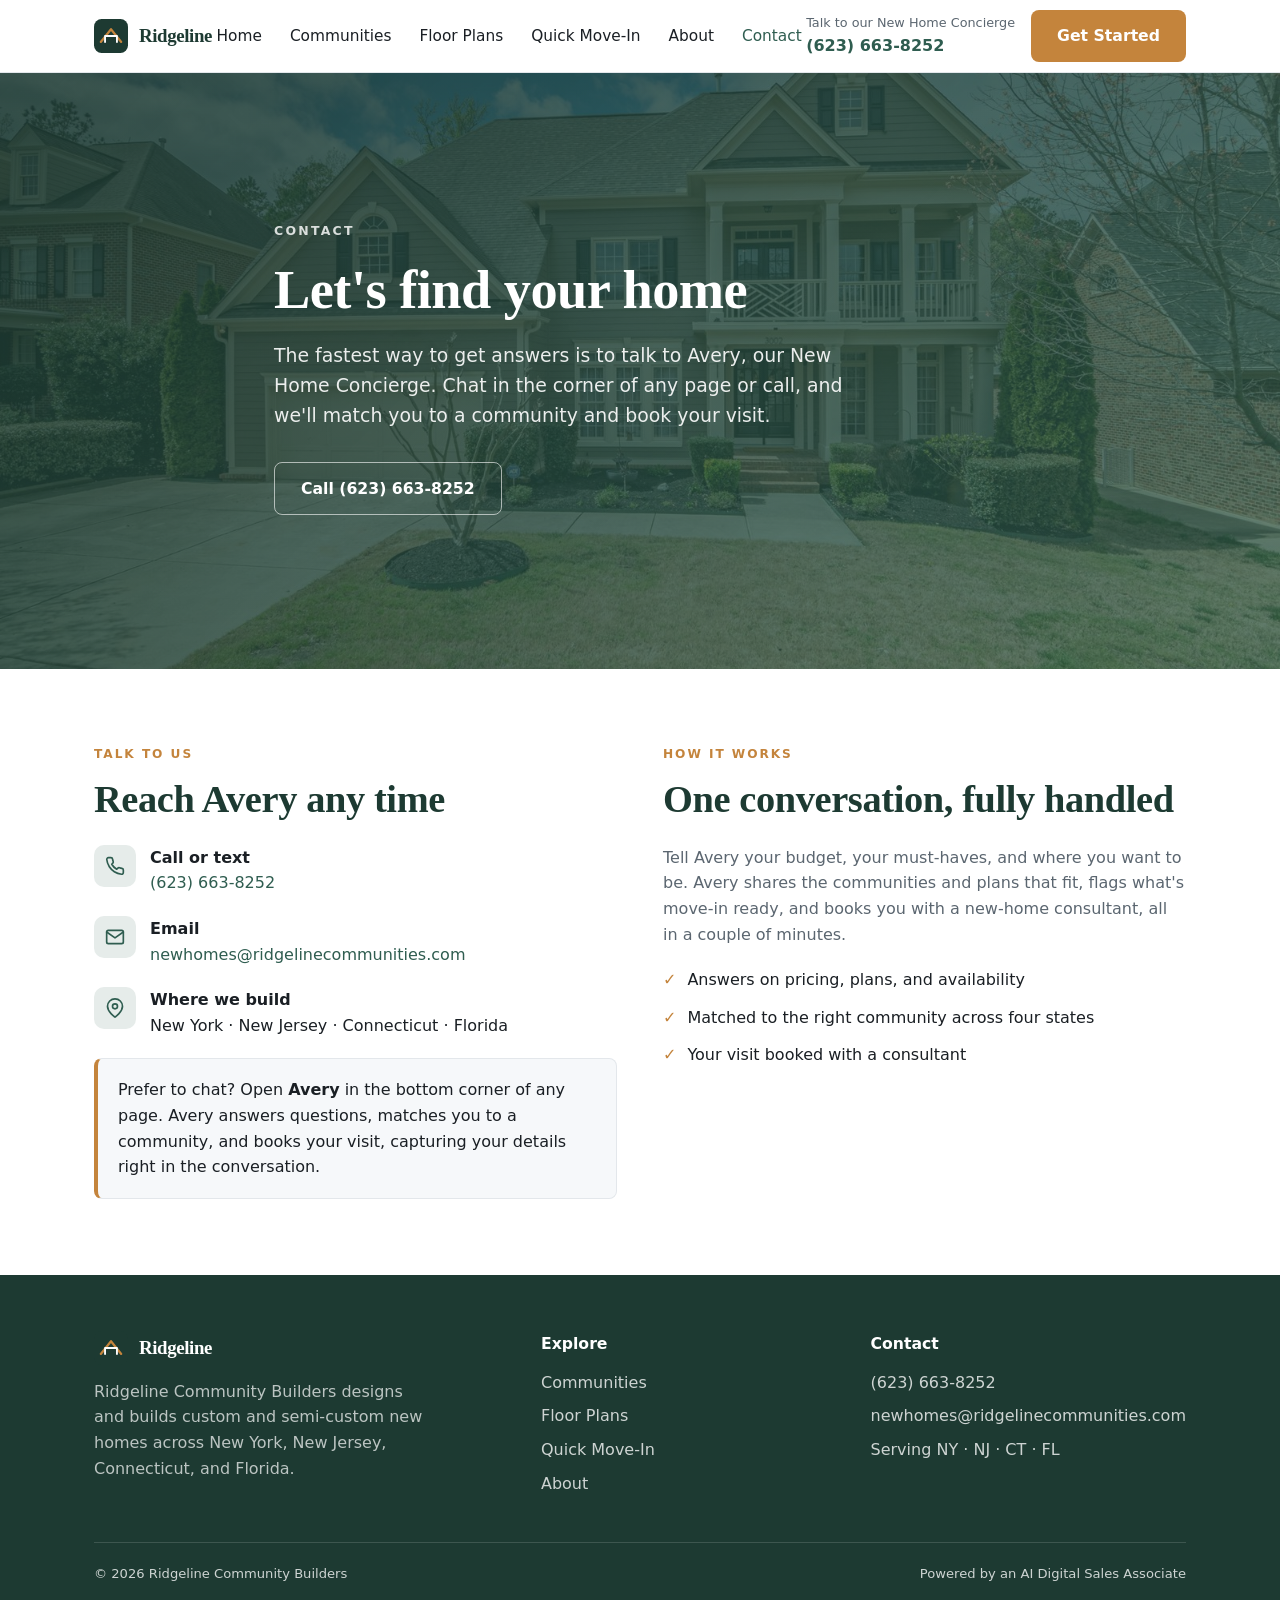
<file: contact.html>
<!doctype html>
<html lang="en">
<head>
<meta charset="utf-8">
<meta name="viewport" content="width=device-width, initial-scale=1">
<meta name="robots" content="noindex,nofollow">
<title>Contact | Ridgeline Community Builders</title>
<meta name="description" content="Contact Ridgeline Community Builders. Chat with Avery or call to find your new home across NY, NJ, CT, and FL.">
<link rel="stylesheet" href="assets/style.css">
<link rel="icon" href="data:image/svg+xml,%3Csvg xmlns='http://www.w3.org/2000/svg' viewBox='0 0 40 40'%3E%3Crect width='40' height='40' rx='9' fill='%231d3a32'/%3E%3C/svg%3E">
</head>
<body>
<header class="site"><div class="wrap">
  <a class="logo" href="index.html"><svg class="mark" viewBox="0 0 40 40" fill="none" xmlns="http://www.w3.org/2000/svg"><rect width="40" height="40" rx="9" fill="#1d3a32"/><path d="M8 27L20 12l12 15" stroke="#c4843c" stroke-width="2.6" stroke-linecap="round" stroke-linejoin="round"/><path d="M13 27V20h14v7" stroke="#fff" stroke-width="2.2" stroke-linecap="round" stroke-linejoin="round"/></svg>Ridgeline</a>
  <nav class="main"><a href="index.html">Home</a><a href="communities.html">Communities</a><a href="homes.html">Floor Plans</a><a href="quick-move-in.html">Quick Move-In</a><a href="about.html">About</a><a href="contact.html" style="color:var(--brand)">Contact</a></nav>
  <div class="nav-cta">
    <div class="nav-phone"><span>Talk to our New Home Concierge</span><a href="tel:+16236638252">(623) 663-8252</a></div>
    <a class="btn" href="contact.html">Get Started</a>
  </div>
</div></header>

<section class="hero" style="background-image:linear-gradient(135deg,rgba(29,58,50,.86),rgba(47,93,80,.70)),url('assets/img/hero.jpg');background-size:cover;background-position:center"><div class="wrap" style="padding:72px 24px 78px">
  <p class="eyebrow">Contact</p><h1>Let&#39;s find your home</h1>
  <p class="lead">The fastest way to get answers is to talk to Avery, our New Home Concierge. Chat in the corner of any page or call, and we&#39;ll match you to a community and book your visit.</p>
  <div class="actions"><a class="btn ghost" href="tel:+16236638252">Call (623) 663-8252</a></div>
</div></section>
<section><div class="wrap"><div class="contact-grid">
  <div>
    <div class="section-head" style="margin-bottom:24px"><p class="eyebrow">Talk To Us</p><h2>Reach Avery any time</h2></div>
    <div class="info-line"><div class="ico"><svg width="20" height="20" viewBox="0 0 24 24" fill="none" stroke="#2f5d50" stroke-width="2" stroke-linecap="round" stroke-linejoin="round"><path d="M22 16.92v3a2 2 0 0 1-2.18 2 19.79 19.79 0 0 1-8.63-3.07 19.5 19.5 0 0 1-6-6 19.79 19.79 0 0 1-3.07-8.67A2 2 0 0 1 4.11 2h3a2 2 0 0 1 2 1.72c.13.94.36 1.86.7 2.73a2 2 0 0 1-.45 2.11L8.09 9.91a16 16 0 0 0 6 6l1.34-1.27a2 2 0 0 1 2.11-.45c.87.34 1.79.57 2.73.7A2 2 0 0 1 22 16.92z"/></svg></div><div><b>Call or text</b><a href="tel:+16236638252">(623) 663-8252</a></div></div>
    <div class="info-line"><div class="ico"><svg width="20" height="20" viewBox="0 0 24 24" fill="none" stroke="#2f5d50" stroke-width="2" stroke-linecap="round" stroke-linejoin="round"><path d="M4 4h16a2 2 0 0 1 2 2v12a2 2 0 0 1-2 2H4a2 2 0 0 1-2-2V6a2 2 0 0 1 2-2z"/><polyline points="22,6 12,13 2,6"/></svg></div><div><b>Email</b><a href="mailto:newhomes@ridgelinecommunities.com">newhomes@ridgelinecommunities.com</a></div></div>
    <div class="info-line"><div class="ico"><svg width="20" height="20" viewBox="0 0 24 24" fill="none" stroke="#2f5d50" stroke-width="2" stroke-linecap="round" stroke-linejoin="round"><path d="M21 10c0 7-9 13-9 13s-9-6-9-13a9 9 0 0 1 18 0z"/><circle cx="12" cy="10" r="3"/></svg></div><div><b>Where we build</b>New York &middot; New Jersey &middot; Connecticut &middot; Florida</div></div>
    <div class="callout">Prefer to chat? Open <b>Avery</b> in the bottom corner of any page. Avery answers questions, matches you to a community, and books your visit, capturing your details right in the conversation.</div>
  </div>
  <div>
    <div class="section-head" style="margin-bottom:24px"><p class="eyebrow">How It Works</p><h2>One conversation, fully handled</h2></div>
    <p>Tell Avery your budget, your must-haves, and where you want to be. Avery shares the communities and plans that fit, flags what&#39;s move-in ready, and books you with a new-home consultant, all in a couple of minutes.</p>
    <ul style="list-style:none;margin-top:20px;display:grid;gap:12px">
      <li style="display:flex;gap:11px"><span style="color:var(--accent);font-weight:700">&#10003;</span> Answers on pricing, plans, and availability</li>
      <li style="display:flex;gap:11px"><span style="color:var(--accent);font-weight:700">&#10003;</span> Matched to the right community across four states</li>
      <li style="display:flex;gap:11px"><span style="color:var(--accent);font-weight:700">&#10003;</span> Your visit booked with a consultant</li>
    </ul>
  </div>
</div></div></section>
<footer class="site"><div class="wrap">
  <div class="cols">
    <div>
      <div class="logo"><svg class="mark" viewBox="0 0 40 40" fill="none" xmlns="http://www.w3.org/2000/svg"><rect width="40" height="40" rx="9" fill="#1d3a32"/><path d="M8 27L20 12l12 15" stroke="#c4843c" stroke-width="2.6" stroke-linecap="round" stroke-linejoin="round"/><path d="M13 27V20h14v7" stroke="#fff" stroke-width="2.2" stroke-linecap="round" stroke-linejoin="round"/></svg>Ridgeline</div>
      <p style="color:rgba(255,255,255,.7);max-width:340px">Ridgeline Community Builders designs and builds custom and semi-custom new homes across New York, New Jersey, Connecticut, and Florida.</p>
    </div>
    <div><h4>Explore</h4><a href="communities.html">Communities</a><a href="homes.html">Floor Plans</a><a href="quick-move-in.html">Quick Move-In</a><a href="about.html">About</a></div>
    <div><h4>Contact</h4>
      <a href="tel:+16236638252">(623) 663-8252</a>
      <a href="mailto:newhomes@ridgelinecommunities.com">newhomes@ridgelinecommunities.com</a>
      <a href="contact.html">Serving NY &middot; NJ &middot; CT &middot; FL</a>
    </div>
  </div>
  <div class="legal">
    <span>&copy; 2026 Ridgeline Community Builders</span>
    <span>Powered by an AI Digital Sales Associate</span>
  </div>
</div></footer>

<!-- ===== AVERY: GHL Chat Widget (ContractorOS location Pnvxm9rP62oWVOV2lQ0C, widget 6a3be5fe5ccb4c81af66426f) ===== -->
<script src="https://widgets.leadconnectorhq.com/loader.js" data-resources-url="https://widgets.leadconnectorhq.com/chat-widget/loader.js" data-widget-id="6a3be5fe5ccb4c81af66426f"></script>


</body></html>
</file>
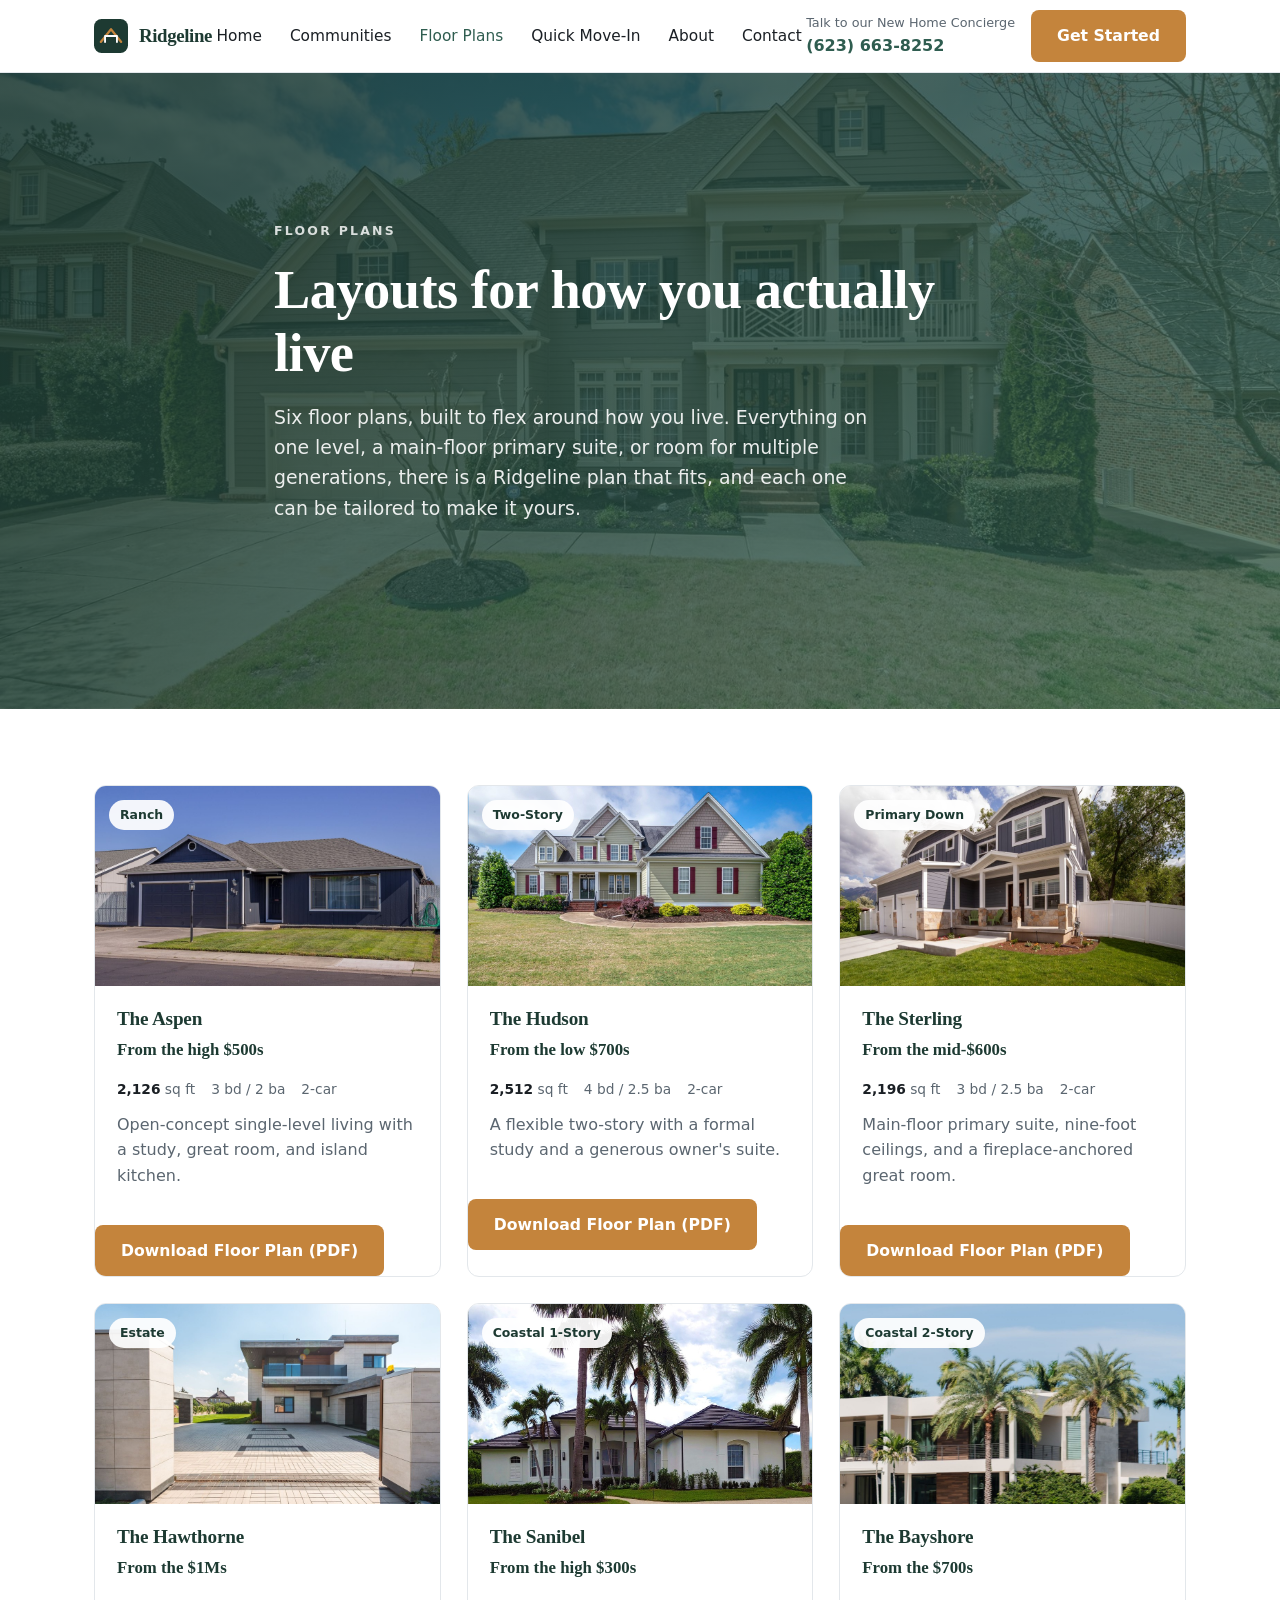
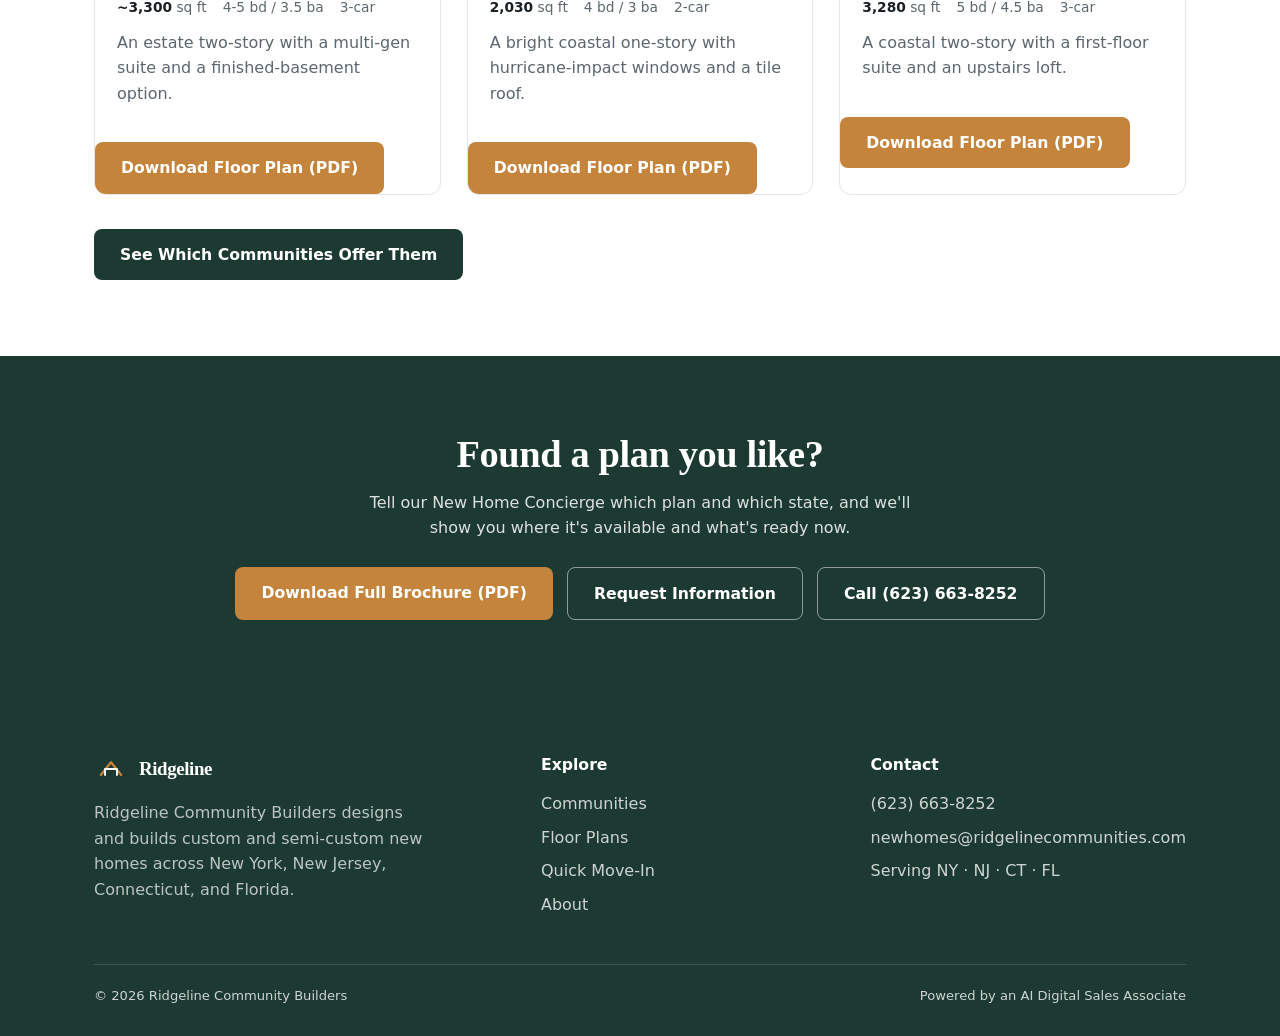
<file: homes.html>
<!doctype html>
<html lang="en">
<head>
<meta charset="utf-8">
<meta name="viewport" content="width=device-width, initial-scale=1">
<meta name="robots" content="noindex,nofollow">
<title>Floor Plans | Ridgeline Community Builders</title>
<meta name="description" content="Six Ridgeline floor plans across NY, NJ, CT, and FL: ranch, two-story, primary-down, estate, and coastal designs.">
<link rel="stylesheet" href="assets/style.css">
<link rel="icon" href="data:image/svg+xml,%3Csvg xmlns='http://www.w3.org/2000/svg' viewBox='0 0 40 40'%3E%3Crect width='40' height='40' rx='9' fill='%231d3a32'/%3E%3C/svg%3E">
</head>
<body>
<header class="site"><div class="wrap">
  <a class="logo" href="index.html"><svg class="mark" viewBox="0 0 40 40" fill="none" xmlns="http://www.w3.org/2000/svg"><rect width="40" height="40" rx="9" fill="#1d3a32"/><path d="M8 27L20 12l12 15" stroke="#c4843c" stroke-width="2.6" stroke-linecap="round" stroke-linejoin="round"/><path d="M13 27V20h14v7" stroke="#fff" stroke-width="2.2" stroke-linecap="round" stroke-linejoin="round"/></svg>Ridgeline</a>
  <nav class="main"><a href="index.html">Home</a><a href="communities.html">Communities</a><a href="homes.html" style="color:var(--brand)">Floor Plans</a><a href="quick-move-in.html">Quick Move-In</a><a href="about.html">About</a><a href="contact.html">Contact</a></nav>
  <div class="nav-cta">
    <div class="nav-phone"><span>Talk to our New Home Concierge</span><a href="tel:+16236638252">(623) 663-8252</a></div>
    <a class="btn" href="contact.html">Get Started</a>
  </div>
</div></header>

<section class="hero" style="background-image:linear-gradient(135deg,rgba(29,58,50,.86),rgba(47,93,80,.70)),url('assets/img/hero.jpg');background-size:cover;background-position:center"><div class="wrap" style="padding:72px 24px 78px">
  <p class="eyebrow">Floor Plans</p><h1>Layouts for how you actually live</h1>
  <p class="lead">Six floor plans, built to flex around how you live. Everything on one level, a main-floor primary suite, or room for multiple generations, there is a Ridgeline plan that fits, and each one can be tailored to make it yours.</p>
</div></section>
<section><div class="wrap"><div class="grid c3"><div class="tile" style="color:inherit"><div class="ph" style="background-image:url('assets/img/aspen.jpg');background-size:cover;background-position:center"><span>Ranch</span></div><div class="body"><h3>The Aspen</h3><div class="price">From the high $500s</div><div class="meta"><span><b>2,126</b> sq ft</span><span>3 bd / 2 ba</span><span>2-car</span></div><p style="margin-top:12px">Open-concept single-level living with a study, great room, and island kitchen.</p></div><div class="actions" style="margin-top:14px"><a class="btn" href="assets/brochures/Ridgeline-FloorPlan-Aspen.pdf" target="_blank" rel="noopener">Download Floor Plan (PDF)</a></div></div><div class="tile" style="color:inherit"><div class="ph" style="background-image:url('assets/img/hudson.jpg');background-size:cover;background-position:center"><span>Two-Story</span></div><div class="body"><h3>The Hudson</h3><div class="price">From the low $700s</div><div class="meta"><span><b>2,512</b> sq ft</span><span>4 bd / 2.5 ba</span><span>2-car</span></div><p style="margin-top:12px">A flexible two-story with a formal study and a generous owner&#39;s suite.</p></div><div class="actions" style="margin-top:14px"><a class="btn" href="assets/brochures/Ridgeline-FloorPlan-Hudson.pdf" target="_blank" rel="noopener">Download Floor Plan (PDF)</a></div></div><div class="tile" style="color:inherit"><div class="ph" style="background-image:url('assets/img/sterling.jpg');background-size:cover;background-position:center"><span>Primary Down</span></div><div class="body"><h3>The Sterling</h3><div class="price">From the mid-$600s</div><div class="meta"><span><b>2,196</b> sq ft</span><span>3 bd / 2.5 ba</span><span>2-car</span></div><p style="margin-top:12px">Main-floor primary suite, nine-foot ceilings, and a fireplace-anchored great room.</p></div><div class="actions" style="margin-top:14px"><a class="btn" href="assets/brochures/Ridgeline-FloorPlan-Sterling.pdf" target="_blank" rel="noopener">Download Floor Plan (PDF)</a></div></div><div class="tile" style="color:inherit"><div class="ph" style="background-image:url('assets/img/hawthorne.jpg');background-size:cover;background-position:center"><span>Estate</span></div><div class="body"><h3>The Hawthorne</h3><div class="price">From the $1Ms</div><div class="meta"><span><b>~3,300</b> sq ft</span><span>4-5 bd / 3.5 ba</span><span>3-car</span></div><p style="margin-top:12px">An estate two-story with a multi-gen suite and a finished-basement option.</p></div><div class="actions" style="margin-top:14px"><a class="btn" href="assets/brochures/Ridgeline-FloorPlan-Hawthorne.pdf" target="_blank" rel="noopener">Download Floor Plan (PDF)</a></div></div><div class="tile" style="color:inherit"><div class="ph" style="background-image:url('assets/img/sanibel.jpg');background-size:cover;background-position:center"><span>Coastal 1-Story</span></div><div class="body"><h3>The Sanibel</h3><div class="price">From the high $300s</div><div class="meta"><span><b>2,030</b> sq ft</span><span>4 bd / 3 ba</span><span>2-car</span></div><p style="margin-top:12px">A bright coastal one-story with hurricane-impact windows and a tile roof.</p></div><div class="actions" style="margin-top:14px"><a class="btn" href="assets/brochures/Ridgeline-FloorPlan-Sanibel.pdf" target="_blank" rel="noopener">Download Floor Plan (PDF)</a></div></div><div class="tile" style="color:inherit"><div class="ph" style="background-image:url('assets/img/bayshore.jpg');background-size:cover;background-position:center"><span>Coastal 2-Story</span></div><div class="body"><h3>The Bayshore</h3><div class="price">From the $700s</div><div class="meta"><span><b>3,280</b> sq ft</span><span>5 bd / 4.5 ba</span><span>3-car</span></div><p style="margin-top:12px">A coastal two-story with a first-floor suite and an upstairs loft.</p></div><div class="actions" style="margin-top:14px"><a class="btn" href="assets/brochures/Ridgeline-FloorPlan-Bayshore.pdf" target="_blank" rel="noopener">Download Floor Plan (PDF)</a></div></div></div>
  <div class="actions" style="margin-top:34px"><a class="btn dark" href="communities.html">See Which Communities Offer Them</a></div>
</div></section>
<section class="cta-band"><div class="wrap"><h2>Found a plan you like?</h2><p>Tell our New Home Concierge which plan and which state, and we&#39;ll show you where it&#39;s available and what&#39;s ready now.</p>
  <div class="actions" style="justify-content:center;display:flex;gap:14px;flex-wrap:wrap"><a class="btn" href="assets/brochures/Ridgeline-Brochure-Master.pdf" target="_blank" rel="noopener">Download Full Brochure (PDF)</a><a class="btn ghost" href="contact.html" style="border-color:rgba(255,255,255,.5)">Request Information</a><a class="btn ghost" href="tel:+16236638252" style="border-color:rgba(255,255,255,.5)">Call (623) 663-8252</a></div></div></section>
<footer class="site"><div class="wrap">
  <div class="cols">
    <div>
      <div class="logo"><svg class="mark" viewBox="0 0 40 40" fill="none" xmlns="http://www.w3.org/2000/svg"><rect width="40" height="40" rx="9" fill="#1d3a32"/><path d="M8 27L20 12l12 15" stroke="#c4843c" stroke-width="2.6" stroke-linecap="round" stroke-linejoin="round"/><path d="M13 27V20h14v7" stroke="#fff" stroke-width="2.2" stroke-linecap="round" stroke-linejoin="round"/></svg>Ridgeline</div>
      <p style="color:rgba(255,255,255,.7);max-width:340px">Ridgeline Community Builders designs and builds custom and semi-custom new homes across New York, New Jersey, Connecticut, and Florida.</p>
    </div>
    <div><h4>Explore</h4><a href="communities.html">Communities</a><a href="homes.html">Floor Plans</a><a href="quick-move-in.html">Quick Move-In</a><a href="about.html">About</a></div>
    <div><h4>Contact</h4>
      <a href="tel:+16236638252">(623) 663-8252</a>
      <a href="mailto:newhomes@ridgelinecommunities.com">newhomes@ridgelinecommunities.com</a>
      <a href="contact.html">Serving NY &middot; NJ &middot; CT &middot; FL</a>
    </div>
  </div>
  <div class="legal">
    <span>&copy; 2026 Ridgeline Community Builders</span>
    <span>Powered by an AI Digital Sales Associate</span>
  </div>
</div></footer>

<!-- ===== AVERY: GHL Chat Widget (ContractorOS location Pnvxm9rP62oWVOV2lQ0C, widget 6a3be5fe5ccb4c81af66426f) ===== -->
<script src="https://widgets.leadconnectorhq.com/loader.js" data-resources-url="https://widgets.leadconnectorhq.com/chat-widget/loader.js" data-widget-id="6a3be5fe5ccb4c81af66426f"></script>


</body></html>
</file>
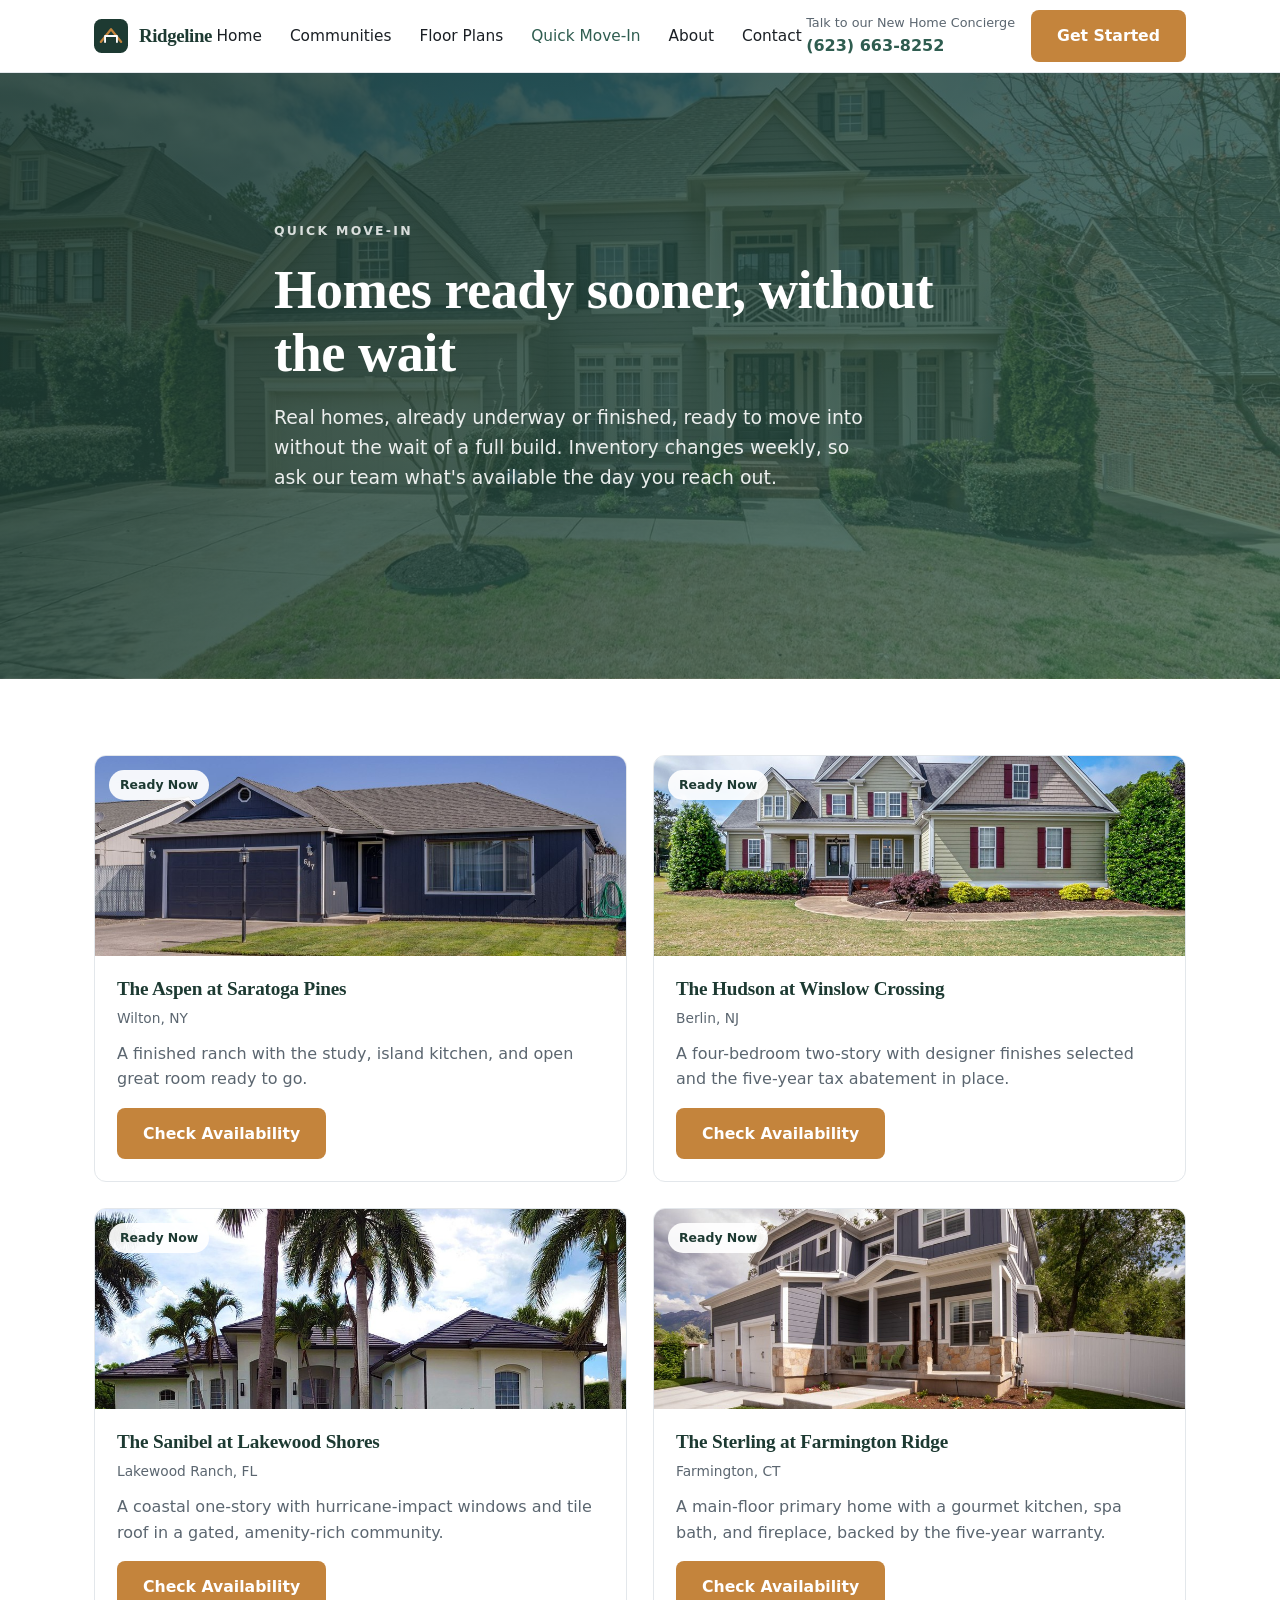
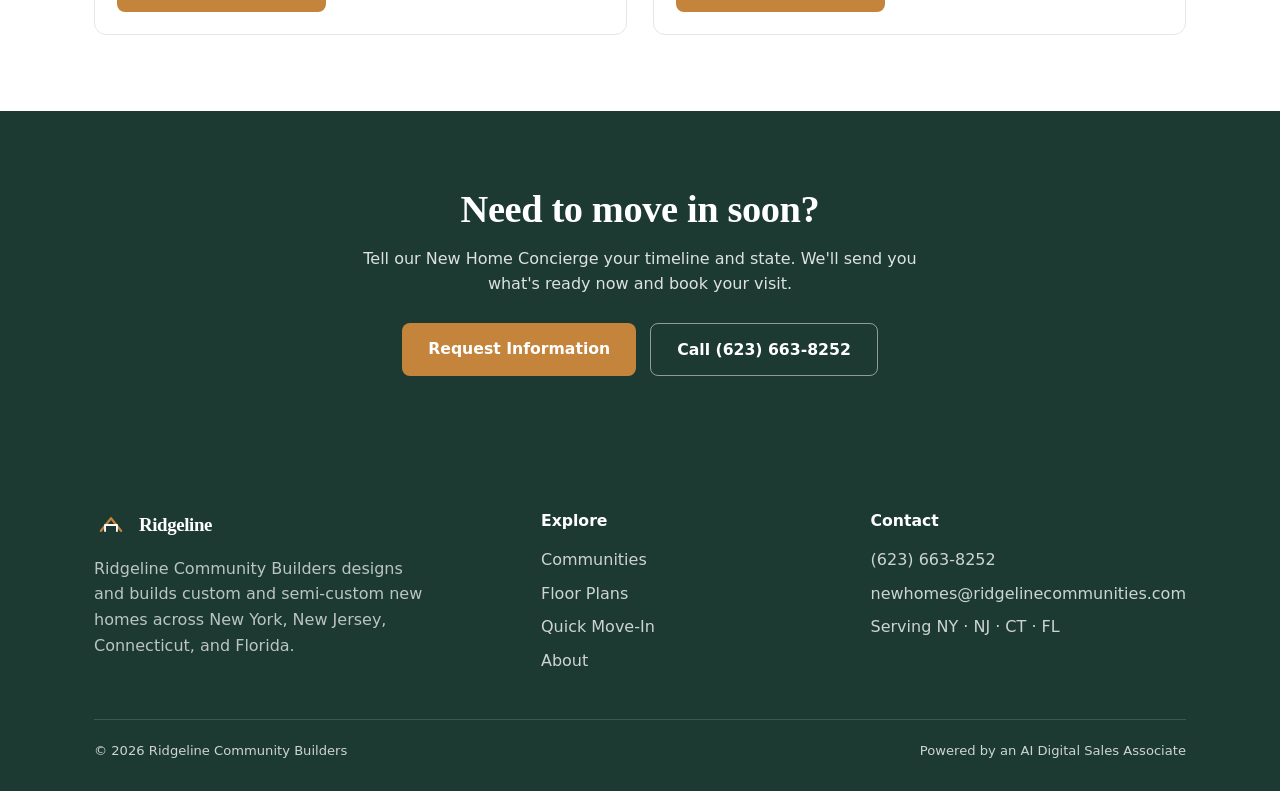
<file: quick-move-in.html>
<!doctype html>
<html lang="en">
<head>
<meta charset="utf-8">
<meta name="viewport" content="width=device-width, initial-scale=1">
<meta name="robots" content="noindex,nofollow">
<title>Quick Move-In Homes | Ridgeline Community Builders</title>
<meta name="description" content="Move-in ready Ridgeline homes across NY, NJ, CT, and FL. Inventory changes weekly.">
<link rel="stylesheet" href="assets/style.css">
<link rel="icon" href="data:image/svg+xml,%3Csvg xmlns='http://www.w3.org/2000/svg' viewBox='0 0 40 40'%3E%3Crect width='40' height='40' rx='9' fill='%231d3a32'/%3E%3C/svg%3E">
</head>
<body>
<header class="site"><div class="wrap">
  <a class="logo" href="index.html"><svg class="mark" viewBox="0 0 40 40" fill="none" xmlns="http://www.w3.org/2000/svg"><rect width="40" height="40" rx="9" fill="#1d3a32"/><path d="M8 27L20 12l12 15" stroke="#c4843c" stroke-width="2.6" stroke-linecap="round" stroke-linejoin="round"/><path d="M13 27V20h14v7" stroke="#fff" stroke-width="2.2" stroke-linecap="round" stroke-linejoin="round"/></svg>Ridgeline</a>
  <nav class="main"><a href="index.html">Home</a><a href="communities.html">Communities</a><a href="homes.html">Floor Plans</a><a href="quick-move-in.html" style="color:var(--brand)">Quick Move-In</a><a href="about.html">About</a><a href="contact.html">Contact</a></nav>
  <div class="nav-cta">
    <div class="nav-phone"><span>Talk to our New Home Concierge</span><a href="tel:+16236638252">(623) 663-8252</a></div>
    <a class="btn" href="contact.html">Get Started</a>
  </div>
</div></header>

<section class="hero" style="background-image:linear-gradient(135deg,rgba(29,58,50,.86),rgba(47,93,80,.70)),url('assets/img/hero.jpg');background-size:cover;background-position:center"><div class="wrap" style="padding:72px 24px 78px">
  <p class="eyebrow">Quick Move-In</p><h1>Homes ready sooner, without the wait</h1>
  <p class="lead">Real homes, already underway or finished, ready to move into without the wait of a full build. Inventory changes weekly, so ask our team what&#39;s available the day you reach out.</p>
</div></section>
<section><div class="wrap"><div class="grid c2"><div class="tile"><div class="ph" style="background-image:url('assets/img/aspen.jpg');background-size:cover;background-position:center"><span>Ready Now</span></div><div class="body"><h3>The Aspen at Saratoga Pines</h3><div class="loc">Wilton, NY</div><p style="margin-top:12px">A finished ranch with the study, island kitchen, and open great room ready to go.</p><div class="actions" style="margin-top:16px"><a class="btn" href="contact.html">Check Availability</a></div></div></div><div class="tile"><div class="ph" style="background-image:url('assets/img/hudson.jpg');background-size:cover;background-position:center"><span>Ready Now</span></div><div class="body"><h3>The Hudson at Winslow Crossing</h3><div class="loc">Berlin, NJ</div><p style="margin-top:12px">A four-bedroom two-story with designer finishes selected and the five-year tax abatement in place.</p><div class="actions" style="margin-top:16px"><a class="btn" href="contact.html">Check Availability</a></div></div></div><div class="tile"><div class="ph" style="background-image:url('assets/img/sanibel.jpg');background-size:cover;background-position:center"><span>Ready Now</span></div><div class="body"><h3>The Sanibel at Lakewood Shores</h3><div class="loc">Lakewood Ranch, FL</div><p style="margin-top:12px">A coastal one-story with hurricane-impact windows and tile roof in a gated, amenity-rich community.</p><div class="actions" style="margin-top:16px"><a class="btn" href="contact.html">Check Availability</a></div></div></div><div class="tile"><div class="ph" style="background-image:url('assets/img/sterling.jpg');background-size:cover;background-position:center"><span>Ready Now</span></div><div class="body"><h3>The Sterling at Farmington Ridge</h3><div class="loc">Farmington, CT</div><p style="margin-top:12px">A main-floor primary home with a gourmet kitchen, spa bath, and fireplace, backed by the five-year warranty.</p><div class="actions" style="margin-top:16px"><a class="btn" href="contact.html">Check Availability</a></div></div></div></div></div></section>
<section class="cta-band"><div class="wrap"><h2>Need to move in soon?</h2><p>Tell our New Home Concierge your timeline and state. We&#39;ll send you what&#39;s ready now and book your visit.</p>
  <div class="actions" style="justify-content:center;display:flex;gap:14px;flex-wrap:wrap"><a class="btn" href="contact.html">Request Information</a><a class="btn ghost" href="tel:+16236638252" style="border-color:rgba(255,255,255,.5)">Call (623) 663-8252</a></div></div></section>
<footer class="site"><div class="wrap">
  <div class="cols">
    <div>
      <div class="logo"><svg class="mark" viewBox="0 0 40 40" fill="none" xmlns="http://www.w3.org/2000/svg"><rect width="40" height="40" rx="9" fill="#1d3a32"/><path d="M8 27L20 12l12 15" stroke="#c4843c" stroke-width="2.6" stroke-linecap="round" stroke-linejoin="round"/><path d="M13 27V20h14v7" stroke="#fff" stroke-width="2.2" stroke-linecap="round" stroke-linejoin="round"/></svg>Ridgeline</div>
      <p style="color:rgba(255,255,255,.7);max-width:340px">Ridgeline Community Builders designs and builds custom and semi-custom new homes across New York, New Jersey, Connecticut, and Florida.</p>
    </div>
    <div><h4>Explore</h4><a href="communities.html">Communities</a><a href="homes.html">Floor Plans</a><a href="quick-move-in.html">Quick Move-In</a><a href="about.html">About</a></div>
    <div><h4>Contact</h4>
      <a href="tel:+16236638252">(623) 663-8252</a>
      <a href="mailto:newhomes@ridgelinecommunities.com">newhomes@ridgelinecommunities.com</a>
      <a href="contact.html">Serving NY &middot; NJ &middot; CT &middot; FL</a>
    </div>
  </div>
  <div class="legal">
    <span>&copy; 2026 Ridgeline Community Builders</span>
    <span>Powered by an AI Digital Sales Associate</span>
  </div>
</div></footer>

<!-- ===== AVERY: GHL Chat Widget (ContractorOS location Pnvxm9rP62oWVOV2lQ0C, widget 6a3be5fe5ccb4c81af66426f) ===== -->
<script src="https://widgets.leadconnectorhq.com/loader.js" data-resources-url="https://widgets.leadconnectorhq.com/chat-widget/loader.js" data-widget-id="6a3be5fe5ccb4c81af66426f"></script>


</body></html>
</file>
<file: assets/style.css>
:root {
  --brand: #2f5d50;
  --brand-dark: #1d3a32;
  --accent: #c4843c;
  --ink: #1a1f24;
  --muted: #5b6670;
  --line: #e3e7eb;
  --bg: #ffffff;
  --bg-alt: #f6f8fa;
  --max: 1140px;
  --r: 12px;
  font-synthesis: none;
}
* { box-sizing: border-box; margin: 0; padding: 0; }
html { scroll-behavior: smooth; }
body {
  font-family: system-ui, -apple-system, 'Segoe UI', Roboto, Helvetica, Arial, sans-serif;
  color: var(--ink);
  background: var(--bg);
  line-height: 1.6;
  -webkit-font-smoothing: antialiased;
}
img { max-width: 100%; display: block; }
a { color: var(--brand); text-decoration: none; }
.wrap { max-width: var(--max); margin: 0 auto; padding: 0 24px; }
h1,h2,h3 { font-family: 'Georgia', 'Times New Roman', serif; line-height: 1.15; color: var(--brand-dark); letter-spacing: -.01em; }
h1 { font-size: clamp(2.1rem, 5vw, 3.4rem); }
h2 { font-size: clamp(1.6rem, 3.5vw, 2.4rem); }
h3 { font-size: 1.2rem; }
p { color: var(--muted); }
.btn {
  display: inline-block; background: var(--accent); color: #fff; font-weight: 600;
  padding: 13px 26px; border-radius: 8px; border: 0; cursor: pointer;
  transition: transform .15s ease, filter .15s ease; font-size: .98rem;
}
.btn:hover { filter: brightness(1.07); transform: translateY(-1px); }
.btn.ghost { background: transparent; border: 1.5px solid rgba(255,255,255,.6); color: #fff; }
.btn.dark { background: var(--brand-dark); }

/* Header */
header.site {
  position: sticky; top: 0; z-index: 50; background: rgba(255,255,255,.92);
  backdrop-filter: saturate(180%) blur(10px); border-bottom: 1px solid var(--line);
}
header.site .wrap { display: flex; align-items: center; justify-content: space-between; height: 72px; }
.logo { display: flex; align-items: center; gap: 11px; font-family: 'Georgia', 'Times New Roman', serif; font-weight: 700;
  font-size: 1.18rem; color: var(--brand-dark); letter-spacing: -.02em; }
.logo .mark { width: 34px; height: 34px; flex: 0 0 34px; }
nav.main { display: flex; align-items: center; gap: 28px; }
nav.main a { color: var(--ink); font-weight: 500; font-size: .96rem; }
nav.main a:hover { color: var(--brand); }
.nav-cta { display: flex; align-items: center; gap: 16px; }
.nav-phone { font-weight: 600; color: var(--brand-dark); white-space: nowrap; }
.nav-phone span { color: var(--muted); font-weight: 500; font-size: .8rem; display: block; }
@media (max-width: 820px){ nav.main{display:none;} }

/* Hero */
.hero { position: relative; color: #fff; overflow: hidden;
  background: linear-gradient(135deg, var(--brand-dark) 0%, var(--brand) 60%, var(--accent) 140%); }
.hero::after { content:""; position:absolute; inset:0; opacity:.16;
  background-image: url("data:image/svg+xml,%3Csvg%20xmlns%3D%27http%3A//www.w3.org/2000/svg%27%20width%3D%27120%27%20height%3D%27120%27%3E%3Cg%20fill%3D%27none%27%20stroke%3D%27%2523ffffff%27%20stroke-width%3D%271.2%27%20opacity%3D%270.5%27%3E%3Cpath%20d%3D%27M-10%2090%20Q%2030%2050%2070%2080%20T%20150%2070%27/%3E%3Cpath%20d%3D%27M-10%2060%20Q%2030%2020%2070%2050%20T%20150%2040%27/%3E%3Cpath%20d%3D%27M-10%20120%20Q%2030%2080%2070%20110%20T%20150%20100%27/%3E%3C/g%3E%3C/svg%3E"); background-size: cover; mix-blend-mode: overlay; }
.hero .wrap { position: relative; z-index: 2; padding: 96px 24px 104px; max-width: 780px; }
.hero .eyebrow { text-transform: uppercase; letter-spacing: .18em; font-size: .78rem;
  font-weight: 700; color: rgba(255,255,255,.82); margin-bottom: 18px; }
.hero h1 { color: #fff; margin-bottom: 18px; }
.hero p.lead { color: rgba(255,255,255,.9); font-size: 1.18rem; max-width: 600px; margin-bottom: 32px; }
.hero .actions { display: flex; gap: 14px; flex-wrap: wrap; }
.hero .callbar { margin-top: 30px; font-size: .98rem; color: rgba(255,255,255,.92); }
.hero .callbar a { color:#fff; font-weight: 700; border-bottom: 2px solid var(--accent); }

/* Sections */
section { padding: 76px 0; }
section.alt { background: var(--bg-alt); }
.section-head { max-width: 640px; margin-bottom: 44px; }
.section-head .eyebrow { text-transform: uppercase; letter-spacing: .16em; font-size: .76rem;
  font-weight: 700; color: var(--accent); margin-bottom: 12px; }
.grid { display: grid; gap: 26px; }
.grid.c3 { grid-template-columns: repeat(3, 1fr); }
.grid.c2 { grid-template-columns: repeat(2, 1fr); }
@media (max-width: 860px){ .grid.c3,.grid.c2 { grid-template-columns: 1fr; } }
.card { background: #fff; border: 1px solid var(--line); border-radius: var(--r); padding: 30px;
  transition: box-shadow .2s ease, transform .2s ease; }
.card:hover { box-shadow: 0 14px 40px rgba(20,30,45,.09); transform: translateY(-3px); }
.card .ico { width: 46px; height: 46px; border-radius: 11px; display: grid; place-items: center;
  background: color-mix(in srgb, var(--brand) 12%, #fff); margin-bottom: 18px; }
.card h3 { margin-bottom: 9px; }

/* Feature media row */
.media-row { display: grid; grid-template-columns: 1.1fr 1fr; gap: 50px; align-items: center; }
.media-row.rev { grid-template-columns: 1fr 1.1fr; }
@media (max-width: 860px){ .media-row, .media-row.rev { grid-template-columns: 1fr; } }
.media-box { border-radius: var(--r); min-height: 320px; background: var(--brand);
  background-image: url("data:image/svg+xml,%3Csvg%20xmlns%3D%27http%3A//www.w3.org/2000/svg%27%20width%3D%27120%27%20height%3D%27120%27%3E%3Cg%20fill%3D%27none%27%20stroke%3D%27%2523ffffff%27%20stroke-width%3D%271.2%27%20opacity%3D%270.5%27%3E%3Cpath%20d%3D%27M-10%2090%20Q%2030%2050%2070%2080%20T%20150%2070%27/%3E%3Cpath%20d%3D%27M-10%2060%20Q%2030%2020%2070%2050%20T%20150%2040%27/%3E%3Cpath%20d%3D%27M-10%20120%20Q%2030%2080%2070%20110%20T%20150%20100%27/%3E%3C/g%3E%3C/svg%3E"); background-size: cover; position: relative; overflow: hidden;
  box-shadow: 0 18px 50px rgba(20,30,45,.16); }
.media-box .tag { position: absolute; left: 18px; bottom: 18px; background: rgba(255,255,255,.95);
  color: var(--brand-dark); font-weight: 600; font-size: .85rem; padding: 7px 14px; border-radius: 20px; }

/* Stats */
.stats { display: grid; grid-template-columns: repeat(4,1fr); gap: 24px; text-align: center; }
@media (max-width: 720px){ .stats { grid-template-columns: repeat(2,1fr); } }
.stat .n { font-family: 'Georgia', 'Times New Roman', serif; font-size: 2.6rem; color: var(--brand-dark); font-weight: 700; }
.stat .l { color: var(--muted); font-size: .92rem; }

/* Product / home cards */
.tile { border: 1px solid var(--line); border-radius: var(--r); overflow: hidden; background: #fff;
  transition: box-shadow .2s ease, transform .2s ease; }
.tile:hover { box-shadow: 0 14px 40px rgba(20,30,45,.1); transform: translateY(-3px); }
.tile .ph { height: 200px; background: linear-gradient(135deg, var(--brand) 0%, var(--accent) 130%);
  background-image: url("data:image/svg+xml,%3Csvg%20xmlns%3D%27http%3A//www.w3.org/2000/svg%27%20width%3D%27120%27%20height%3D%27120%27%3E%3Cg%20fill%3D%27none%27%20stroke%3D%27%2523ffffff%27%20stroke-width%3D%271.2%27%20opacity%3D%270.5%27%3E%3Cpath%20d%3D%27M-10%2090%20Q%2030%2050%2070%2080%20T%20150%2070%27/%3E%3Cpath%20d%3D%27M-10%2060%20Q%2030%2020%2070%2050%20T%20150%2040%27/%3E%3Cpath%20d%3D%27M-10%20120%20Q%2030%2080%2070%20110%20T%20150%20100%27/%3E%3C/g%3E%3C/svg%3E"); background-size: cover; position: relative; }
.tile .ph span { position: absolute; left: 14px; top: 14px; background: rgba(255,255,255,.92);
  color: var(--brand-dark); font-weight: 600; font-size: .78rem; padding: 5px 11px; border-radius: 16px; }
.tile .body { padding: 22px; }
.tile .body h3 { margin-bottom: 7px; }
.tile .meta { display:flex; gap: 16px; margin-top: 14px; color: var(--muted); font-size: .86rem; }
.tile .meta b { color: var(--ink); }

/* CTA band */
.cta-band { background: var(--brand-dark); color: #fff; text-align: center; }
.cta-band h2 { color: #fff; margin-bottom: 14px; }
.cta-band p { color: rgba(255,255,255,.85); max-width: 560px; margin: 0 auto 26px; }

/* Contact */
.contact-grid { display: grid; grid-template-columns: 1fr 1fr; gap: 46px; align-items: start; }
@media (max-width: 860px){ .contact-grid { grid-template-columns: 1fr; } }
.field { margin-bottom: 16px; }
.field label { display:block; font-weight: 600; font-size: .9rem; margin-bottom: 6px; color: var(--ink); }
.field input, .field textarea, .field select { width: 100%; padding: 12px 14px; border: 1px solid var(--line);
  border-radius: 8px; font: inherit; color: var(--ink); background: #fff; }
.field textarea { min-height: 120px; resize: vertical; }
.info-line { display:flex; gap: 14px; align-items: flex-start; margin-bottom: 20px; }
.info-line .ico { width: 42px; height: 42px; flex: 0 0 42px; border-radius: 10px; display:grid; place-items:center;
  background: color-mix(in srgb, var(--brand) 12%, #fff); }
.info-line b { display:block; color: var(--ink); }
.callout { background: var(--bg-alt); border: 1px solid var(--line); border-left: 4px solid var(--accent);
  border-radius: 8px; padding: 18px 20px; margin-top: 8px; }
.callout a { font-weight: 700; }

/* Chat widget (demo fallback) */
.chat-widget { border: 1px solid var(--line); border-radius: 14px; overflow: hidden; max-width: 380px;
  box-shadow: 0 18px 50px rgba(20,30,45,.12); background:#fff; }
.chat-head { background: var(--brand-dark); color:#fff; padding: 14px 16px; display:flex; align-items:center; gap:9px; }
.chat-dot { width: 9px; height: 9px; border-radius: 50%; background: #46d369; box-shadow: 0 0 0 3px rgba(70,211,105,.25); }
.chat-status { margin-left:auto; font-size:.78rem; color: rgba(255,255,255,.75); }
.chat-body { padding: 16px; display:flex; flex-direction:column; gap: 10px; background: var(--bg-alt); }
.bubble { padding: 10px 13px; border-radius: 12px; font-size: .9rem; max-width: 85%; }
.bubble.bot { background:#fff; border:1px solid var(--line); color: var(--ink); align-self:flex-start; border-bottom-left-radius:3px; }
.bubble.user { background: var(--brand); color:#fff; align-self:flex-end; border-bottom-right-radius:3px; }
.chat-foot { display:flex; gap: 8px; padding: 12px; border-top:1px solid var(--line); }
.chat-foot input { flex:1; border:1px solid var(--line); border-radius: 20px; padding: 9px 14px; font: inherit; }
.chat-foot button { background: var(--accent); color:#fff; border:0; border-radius: 20px; padding: 9px 18px; font-weight:600; cursor:pointer; }
.chat-note { font-size: .76rem; color: var(--muted); padding: 0 12px 12px; }

/* Footer */
footer.site { background: var(--brand-dark); color: rgba(255,255,255,.78); padding: 56px 0 30px; }
footer.site .cols { display:grid; grid-template-columns: 1.4fr 1fr 1fr; gap: 36px; margin-bottom: 38px; }
@media (max-width: 760px){ footer.site .cols { grid-template-columns: 1fr; } }
footer.site h4 { color:#fff; font-size: .98rem; margin-bottom: 14px; }
footer.site a { color: rgba(255,255,255,.78); display:block; margin-bottom: 8px; }
footer.site a:hover { color:#fff; }
footer.site .logo { color:#fff; margin-bottom: 14px; }
footer.site .legal { border-top: 1px solid rgba(255,255,255,.14); padding-top: 20px; font-size: .82rem;
  display:flex; justify-content: space-between; flex-wrap: wrap; gap: 8px; }

/* ===== Ridgeline Community Builders additions ===== */
.states { display:flex; flex-wrap:wrap; gap:10px; margin-top:22px; }
.state-pill { background: rgba(255,255,255,.14); border:1px solid rgba(255,255,255,.28); color:#fff;
  font-weight:600; font-size:.85rem; padding:7px 15px; border-radius:20px; }
.tile .body .price { color: var(--brand-dark); font-weight:700; font-family:'Georgia','Times New Roman',serif; font-size:1.05rem; margin-top:4px; }
.tile .loc { color: var(--muted); font-size:.86rem; margin-top:2px; }
.avery-launch { position:fixed; right:22px; bottom:22px; z-index:60; background:var(--brand-dark); color:#fff;
  border:0; border-radius:30px; padding:14px 22px; font-weight:600; font-size:.95rem; cursor:pointer;
  box-shadow:0 14px 40px rgba(20,30,45,.28); display:flex; align-items:center; gap:9px; }
.avery-launch .d { width:9px; height:9px; border-radius:50%; background:#46d369; box-shadow:0 0 0 3px rgba(70,211,105,.3); }
</file>
